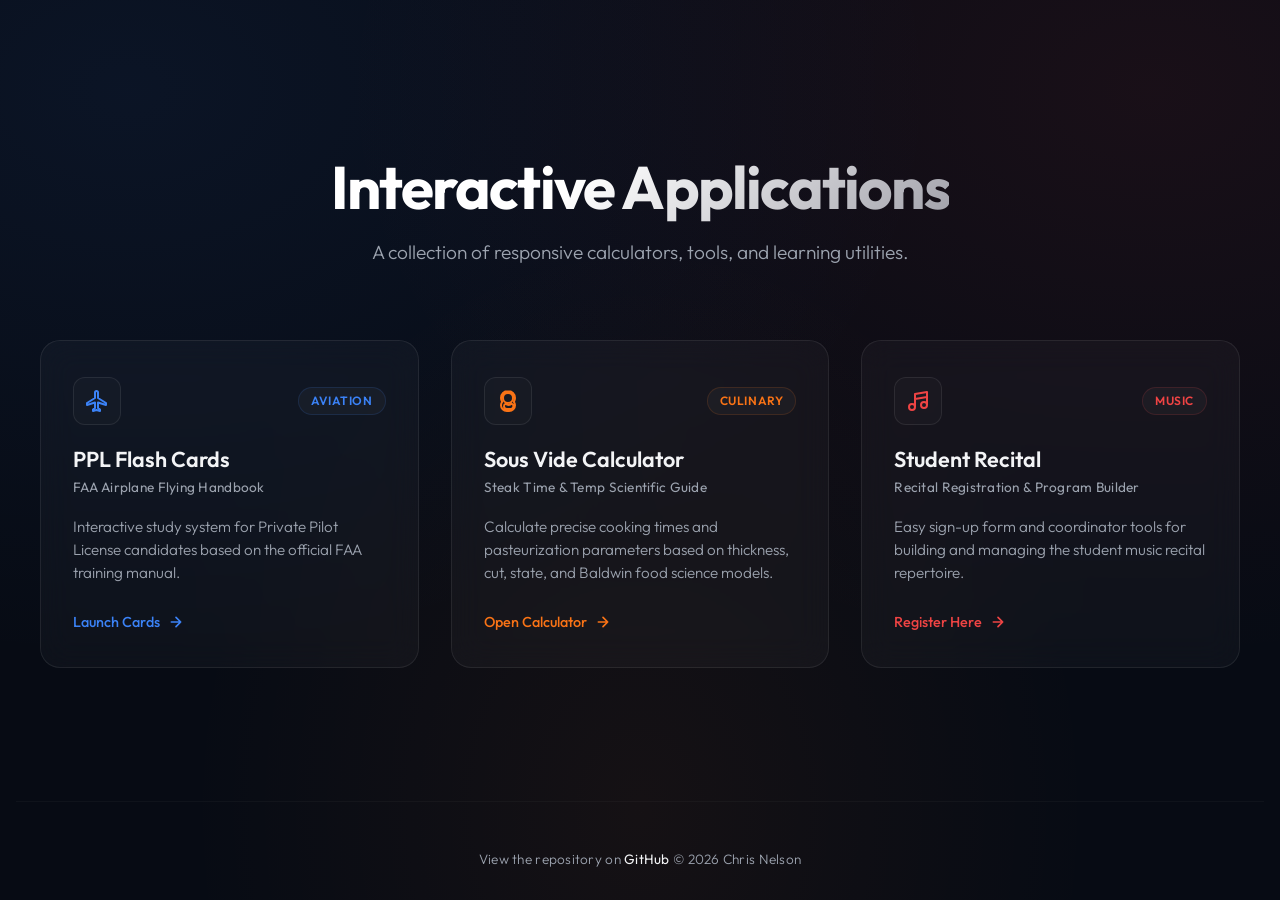
<file: index.html>
<!DOCTYPE html>
<html lang="en">
<head>
  <meta charset="UTF-8">
  <meta name="viewport" content="width=device-width, initial-scale=1.0">
  <meta name="description" content="Dashboard portal for Chris Nelson's web applications and interactive tools, including flight flashcards, culinary calculators, and recital registration.">
  <title>Chris Nelson — Project Dashboard</title>
  
  <!-- Modern Typography -->
  <link rel="preconnect" href="https://fonts.googleapis.com">
  <link rel="preconnect" href="https://fonts.gstatic.com" crossorigin>
  <link href="https://fonts.googleapis.com/css2?family=Outfit:wght@300;400;500;600;700&display=swap" rel="stylesheet">

  <style>
    /* ============================================================
       DESIGN SYSTEM & CSS VARIABLES
       ============================================================ */
    :root {
      --bg: #070b14;
      --panel: rgba(255, 255, 255, 0.03);
      --panel-hover: rgba(255, 255, 255, 0.06);
      --border: rgba(255, 255, 255, 0.08);
      --border-hover: rgba(255, 255, 255, 0.18);
      
      --text: #f3f4f6;
      --text-muted: #9ca3af;
      
      /* App-specific Accent Colors */
      --color-aviation: #3b82f6;
      --color-aviation-glow: rgba(59, 130, 246, 0.15);
      
      --color-culinary: #f97316;
      --color-culinary-glow: rgba(249, 115, 22, 0.15);
      
      --color-music: #ef4444;
      --color-music-glow: rgba(239, 68, 68, 0.15);
      
      --transition-base: all 0.3s cubic-bezier(0.4, 0, 0.2, 1);
    }

    /* ============================================================
       GLOBAL STYLES & RESET
       ============================================================ */
    * {
      box-sizing: border-box;
      margin: 0;
      padding: 0;
    }

    body {
      font-family: 'Outfit', -apple-system, BlinkMacSystemFont, "Segoe UI", Roboto, Helvetica, Arial, sans-serif;
      color: var(--text);
      background-color: var(--bg);
      background-image: 
        radial-gradient(at 10% 10%, rgba(59, 130, 246, 0.08) 0px, transparent 50%),
        radial-gradient(at 90% 10%, rgba(239, 68, 68, 0.08) 0px, transparent 50%),
        radial-gradient(at 50% 90%, rgba(249, 115, 22, 0.06) 0px, transparent 50%);
      background-attachment: fixed;
      min-height: 100vh;
      display: flex;
      flex-direction: column;
      justify-content: space-between;
      align-items: center;
      padding: 2rem 1rem;
      overflow-x: hidden;
    }

    /* ============================================================
       LAYOUT & CONTAINERS
       ============================================================ */
    main {
      width: 100%;
      max-width: 1200px;
      margin: auto 0;
      display: flex;
      flex-direction: column;
      align-items: center;
      gap: 3.5rem;
      z-index: 10;
    }

    /* ============================================================
       HERO / HEADER SECTION
       ============================================================ */
    .hero-section {
      text-align: center;
      max-width: 700px;
      animation: fadeInUp 0.8s cubic-bezier(0.16, 1, 0.3, 1) forwards;
    }

    .hero-title {
      font-size: clamp(2.5rem, 5vw, 3.75rem);
      font-weight: 700;
      letter-spacing: -0.03em;
      margin-bottom: 0.75rem;
      background: linear-gradient(135deg, #ffffff 40%, #a1a1aa 100%);
      -webkit-background-clip: text;
      -webkit-text-fill-color: transparent;
    }

    .hero-subtitle {
      font-size: clamp(1rem, 2vw, 1.2rem);
      color: var(--text-muted);
      font-weight: 300;
      line-height: 1.6;
    }

    /* ============================================================
       PROJECT CARDS GRID
       ============================================================ */
    .dashboard-grid {
      display: grid;
      grid-template-columns: repeat(auto-fit, minmax(320px, 1fr));
      gap: 2rem;
      width: 100%;
      padding: 1rem 0;
      animation: fadeInUp 1s cubic-bezier(0.16, 1, 0.3, 1) 0.15s forwards;
      opacity: 0;
    }

    /* Card Item */
    .project-card {
      position: relative;
      text-decoration: none;
      color: inherit;
      background: var(--panel);
      border: 1px solid var(--border);
      border-radius: 20px;
      padding: 2.25rem 2rem;
      display: flex;
      flex-direction: column;
      justify-content: space-between;
      gap: 1.75rem;
      backdrop-filter: blur(16px);
      -webkit-backdrop-filter: blur(16px);
      transition: var(--transition-base);
      cursor: pointer;
      overflow: hidden;
    }

    /* Card Glow Effect */
    .project-card::before {
      content: '';
      position: absolute;
      top: 0;
      left: 0;
      width: 100%;
      height: 100%;
      background: radial-gradient(800px circle at var(--mouse-x, 0px) var(--mouse-y, 0px), rgba(255, 255, 255, 0.04), transparent 40%);
      z-index: 1;
      opacity: 0;
      transition: opacity 0.5s ease;
      pointer-events: none;
    }

    .project-card:hover::before {
      opacity: 1;
    }

    .project-card:hover {
      transform: translateY(-6px);
      border-color: var(--border-hover);
    }

    /* Accent Glows & Shadow Overrides */
    .project-card.aviation-card:hover {
      box-shadow: 0 20px 40px -15px var(--color-aviation-glow);
      border-color: rgba(59, 130, 246, 0.3);
    }
    .project-card.culinary-card:hover {
      box-shadow: 0 20px 40px -15px var(--color-culinary-glow);
      border-color: rgba(249, 115, 22, 0.3);
    }
    .project-card.music-card:hover {
      box-shadow: 0 20px 40px -15px var(--color-music-glow);
      border-color: rgba(239, 68, 68, 0.3);
    }

    /* Top Content Block */
    .card-top {
      display: flex;
      flex-direction: column;
      gap: 1.25rem;
      position: relative;
      z-index: 2;
    }

    /* Header with Icon and Badge */
    .card-header {
      display: flex;
      justify-content: space-between;
      align-items: center;
    }

    .icon-container {
      width: 48px;
      height: 48px;
      border-radius: 12px;
      display: flex;
      align-items: center;
      justify-content: center;
      background: rgba(255, 255, 255, 0.02);
      border: 1px solid var(--border);
      transition: var(--transition-base);
    }

    .project-card:hover .icon-container {
      background: rgba(255, 255, 255, 0.05);
      transform: scale(1.05);
    }

    /* Icon SVGs */
    .icon-svg {
      width: 24px;
      height: 24px;
      fill: none;
      stroke-width: 2;
      stroke-linecap: round;
      stroke-linejoin: round;
      transition: var(--transition-base);
    }

    .aviation-card .icon-svg { stroke: var(--color-aviation); }
    .culinary-card .icon-svg { stroke: var(--color-culinary); }
    .music-card .icon-svg { stroke: var(--color-music); }

    /* Badge */
    .badge {
      font-size: 0.75rem;
      font-weight: 600;
      letter-spacing: 0.05em;
      text-transform: uppercase;
      padding: 0.35rem 0.75rem;
      border-radius: 100px;
      background: rgba(255, 255, 255, 0.03);
      border: 1px solid var(--border);
    }

    .aviation-card .badge { color: var(--color-aviation); border-color: rgba(59, 130, 246, 0.15); }
    .culinary-card .badge { color: var(--color-culinary); border-color: rgba(249, 115, 22, 0.15); }
    .music-card .badge { color: var(--color-music); border-color: rgba(239, 68, 68, 0.15); }

    /* Card Typography */
    .card-meta {
      display: flex;
      flex-direction: column;
      gap: 0.35rem;
    }

    .card-title {
      font-size: 1.35rem;
      font-weight: 600;
      color: var(--text);
    }

    .card-subtitle {
      font-size: 0.85rem;
      color: var(--text-muted);
      font-weight: 400;
      letter-spacing: 0.02em;
    }

    .card-description {
      font-size: 0.95rem;
      color: var(--text-muted);
      line-height: 1.5;
      font-weight: 300;
    }

    /* Bottom Action Block */
    .card-footer {
      display: flex;
      align-items: center;
      gap: 0.5rem;
      font-weight: 500;
      font-size: 0.9rem;
      position: relative;
      z-index: 2;
      transition: var(--transition-base);
    }

    .aviation-card .card-footer { color: var(--color-aviation); }
    .culinary-card .card-footer { color: var(--color-culinary); }
    .music-card .card-footer { color: var(--color-music); }

    .arrow-icon {
      width: 16px;
      height: 16px;
      fill: none;
      stroke: currentColor;
      stroke-width: 2.5;
      stroke-linecap: round;
      stroke-linejoin: round;
      transition: transform 0.3s cubic-bezier(0.4, 0, 0.2, 1);
    }

    .project-card:hover .arrow-icon {
      transform: translateX(4px);
    }

    /* ============================================================
       FOOTER SECTION
       ============================================================ */
    footer {
      width: 100%;
      text-align: center;
      padding-top: 3rem;
      border-top: 1px solid rgba(255, 255, 255, 0.03);
      color: var(--text-muted);
      font-size: 0.85rem;
      font-weight: 300;
      letter-spacing: 0.02em;
      z-index: 10;
      animation: fadeInUp 1.2s cubic-bezier(0.16, 1, 0.3, 1) 0.3s forwards;
      opacity: 0;
    }

    footer a {
      color: var(--text);
      text-decoration: none;
      font-weight: 400;
      transition: var(--transition-base);
    }

    footer a:hover {
      color: #ffffff;
      text-shadow: 0 0 10px rgba(255, 255, 255, 0.2);
    }

    /* ============================================================
       KEYFRAME ANIMATIONS
       ============================================================ */
    @keyframes fadeInUp {
      from {
        opacity: 0;
        transform: translateY(20px);
      }
      to {
        opacity: 1;
        transform: translateY(0);
      }
    }

    /* Mobile fine-tuning */
    @media (max-width: 640px) {
      body {
        padding: 1.5rem 1rem;
      }
      main {
        gap: 2.5rem;
      }
      .project-card {
        padding: 1.75rem 1.5rem;
      }
    }
  </style>
</head>
<body>

  <!-- Main Content Dashboard -->
  <main>
    
    <!-- Hero / Intro -->
    <section class="hero-section">
      <h1 class="hero-title">Interactive Applications</h1>
      <p class="hero-subtitle">A collection of responsive calculators, tools, and learning utilities.</p>
    </section>

    <!-- App Links Grid -->
    <div class="dashboard-grid">
      
      <!-- PPL Flash Cards Card -->
      <a href="ppl-flashcards.html" class="project-card aviation-card" id="card-aviation">
        <div class="card-top">
          <div class="card-header">
            <div class="icon-container">
              <!-- Airplane Icon -->
              <svg class="icon-svg" viewBox="0 0 24 24">
                <path d="M21 16V14L13 9V3.5A1.5 1.5 0 0 0 11.5 2A1.5 1.5 0 0 0 10 3.5V9L2 14V16L10 13.5V19L8 20.5V22L11.5 21L15 22V20.5L13 19V13.5L21 16Z"/>
              </svg>
            </div>
            <span class="badge">Aviation</span>
          </div>
          <div class="card-meta">
            <h2 class="card-title">PPL Flash Cards</h2>
            <span class="card-subtitle">FAA Airplane Flying Handbook</span>
          </div>
          <p class="card-description">Interactive study system for Private Pilot License candidates based on the official FAA training manual.</p>
        </div>
        <div class="card-footer">
          Launch Cards
          <svg class="arrow-icon" viewBox="0 0 24 24">
            <path d="M5 12H19M19 12L12 5M19 12L12 19" />
          </svg>
        </div>
      </a>

      <!-- Sous Vide Calculator Card -->
      <a href="sousvide/index.html" class="project-card culinary-card" id="card-culinary">
        <div class="card-top">
          <div class="card-header">
            <div class="icon-container">
              <!-- Chef Hat / Flame / Food Icon -->
              <svg class="icon-svg" viewBox="0 0 24 24">
                <path d="M12 2C8.13 2 5 5.13 5 9C5 10.42 5.43 11.75 6.16 12.87C5.46 13.8 5 14.94 5 16.2C5 19.4 7.6 22 10.8 22H13.2C16.4 22 19 19.4 19 16.2C19 14.94 18.54 13.8 17.84 12.87C18.57 11.75 19 10.42 19 9C19 5.13 15.87 2 12 2ZM12 4C14.76 4 17 6.24 17 9C17 11.76 14.76 14 12 14C9.24 14 7 11.76 7 9C7 6.24 9.24 4 12 4ZM10.8 20C9.25 20 8 18.75 8 17.2C8 16.03 8.73 15.03 9.77 14.65C10.46 15.5 11.53 16 12.7 16C13.87 16 14.94 15.5 15.63 14.65C16.67 15.03 17.4 16.03 17.4 17.2C17.4 18.75 16.15 20 14.6 20H10.8Z"/>
              </svg>
            </div>
            <span class="badge">Culinary</span>
          </div>
          <div class="card-meta">
            <h2 class="card-title">Sous Vide Calculator</h2>
            <span class="card-subtitle">Steak Time & Temp Scientific Guide</span>
          </div>
          <p class="card-description">Calculate precise cooking times and pasteurization parameters based on thickness, cut, state, and Baldwin food science models.</p>
        </div>
        <div class="card-footer">
          Open Calculator
          <svg class="arrow-icon" viewBox="0 0 24 24">
            <path d="M5 12H19M19 12L12 5M19 12L12 19" />
          </svg>
        </div>
      </a>

      <!-- Student Recital Signup Card -->
      <a href="StudentRecital/index.html" class="project-card music-card" id="card-music">
        <div class="card-top">
          <div class="card-header">
            <div class="icon-container">
              <!-- Musical Note Icon -->
              <svg class="icon-svg" viewBox="0 0 24 24">
                <path d="M9 18V5L21 3V16M9 18C9 19.6569 7.65685 21 6 21C4.34315 21 3 19.6569 3 18C3 16.3431 4.34315 15 6 15C7.65685 15 9 16.3431 9 18ZM21 16C21 17.6569 19.6569 19 18 19C16.3431 19 15 17.6569 15 16C15 14.3431 16.3431 13 18 13C19.6569 13 21 14.3431 21 16ZM9 10L21 8"/>
              </svg>
            </div>
            <span class="badge">Music</span>
          </div>
          <div class="card-meta">
            <h2 class="card-title">Student Recital</h2>
            <span class="card-subtitle">Recital Registration & Program Builder</span>
          </div>
          <p class="card-description">Easy sign-up form and coordinator tools for building and managing the student music recital repertoire.</p>
        </div>
        <div class="card-footer">
          Register Here
          <svg class="arrow-icon" viewBox="0 0 24 24">
            <path d="M5 12H19M19 12L12 5M19 12L12 19" />
          </svg>
        </div>
      </a>

    </div>

  </main>

  <!-- Footer Info -->
  <footer>
    <p>View the repository on <a href="https://github.com/nelsocs/nelsocs.github.io" target="_blank" rel="noopener noreferrer">GitHub</a> &copy; 2026 Chris Nelson</p>
  </footer>

  <!-- Interactive spotlight effect script -->
  <script>
    document.addEventListener('DOMContentLoaded', () => {
      const cards = document.querySelectorAll('.project-card');
      
      cards.forEach(card => {
        card.addEventListener('mousemove', (e) => {
          const rect = card.getBoundingClientRect();
          const x = e.clientX - rect.left;
          const y = e.clientY - rect.top;
          
          card.style.setProperty('--mouse-x', `${x}px`);
          card.style.setProperty('--mouse-y', `${y}px`);
        });
      });
    });
  </script>
</body>
</html>
</file>
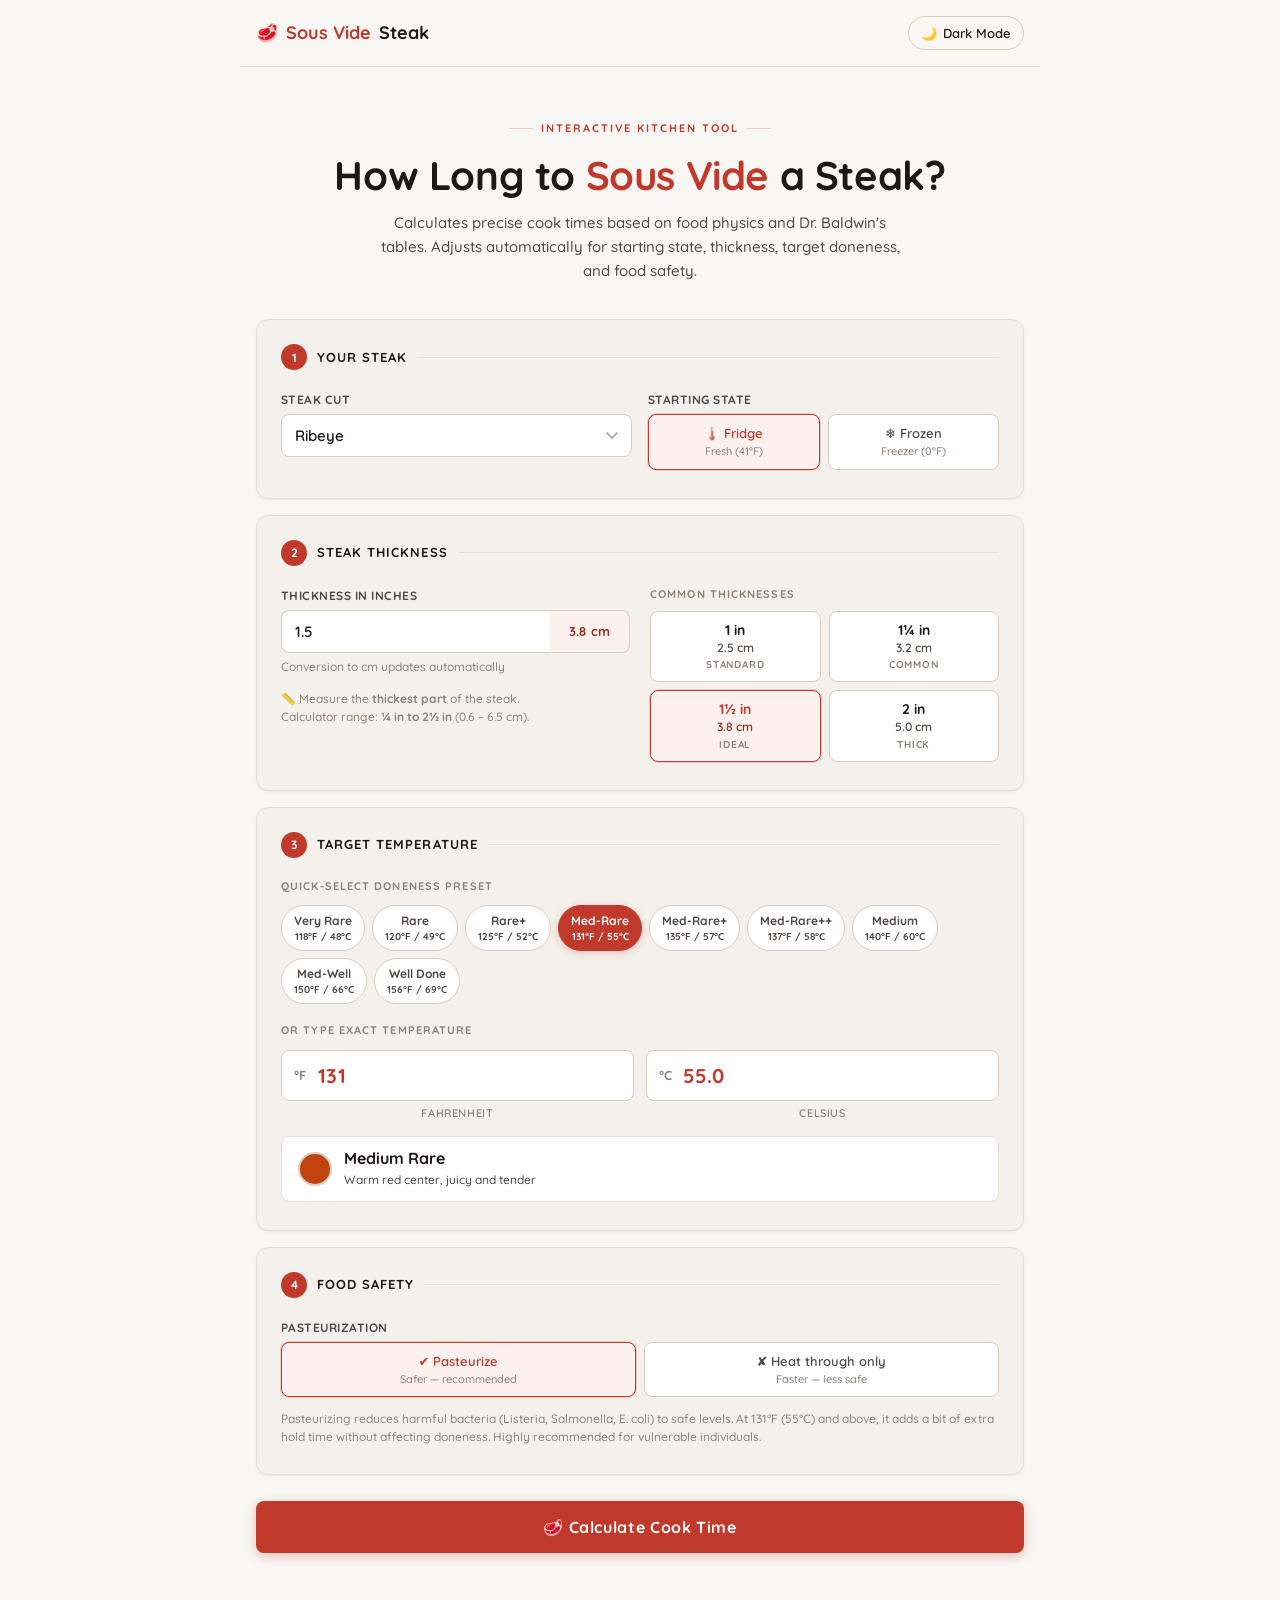
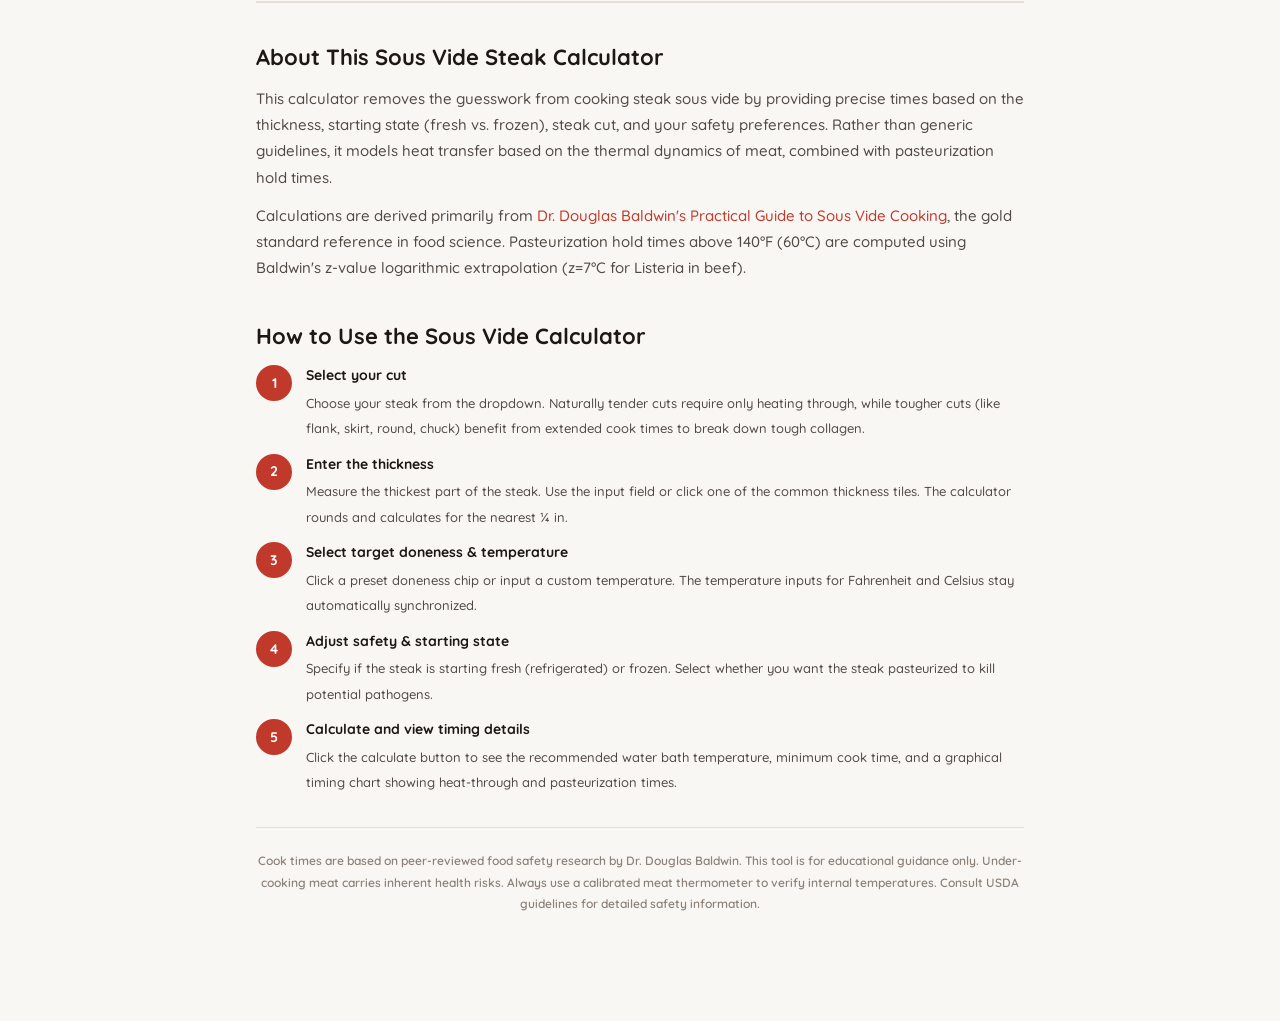
<file: sousvide/index.html>
<!DOCTYPE html>
<html lang="en">
<head>
  <meta charset="UTF-8">
  <meta name="viewport" content="width=device-width, initial-scale=1.0">
  <meta name="description" content="Calculate the exact time and temperature to sous vide a steak. Standalone client-side calculator based on food science (Baldwin tables) with fresh/frozen, cut, thickness, and pasteurization inputs.">
  <title>How Long to Sous Vide a Steak? (Time & Temp Calculator)</title>
  <link rel="preconnect" href="https://fonts.googleapis.com">
  <link rel="preconnect" href="https://fonts.gstatic.com" crossorigin>
  <link href="https://fonts.googleapis.com/css2?family=Quicksand:wght@300;400;500;600;700&display=swap" rel="stylesheet">
  
  <style>
    /* ============================================================
       DESIGN SYSTEM & CSS VARIABLES
       ============================================================ */
    :root {
      /* Light theme variables */
      --bg-color: #f9f7f4;
      --container-bg: #ffffff;
      --text: #1d1815;
      --text-sec: #514a44;
      --text-muted: #8c8278;
      
      --card: #f4f1ec;
      --border: #e6dfd5;
      --border-md: #d6cebf;
      
      --red: #c0392b;
      --red-dk: #962d22;
      --red-lt: #fdf1ef;
      --red-mid: #f0ccc7;
      
      --orange: #d4691e;
      --orange-lt: #fdf4ec;
      --green: #27ae60;
      --green-lt: #ebf7ee;
      --green-dk: #1e8449;
      
      --yellow-lt: #fffbeb;
      --yellow-bdr: #f3d993;
      --yellow-text: #856404;
      
      --shadow-sm: 0 2px 4px rgba(0, 0, 0, 0.02), 0 1px 2px rgba(0, 0, 0, 0.04);
      --shadow-md: 0 4px 12px rgba(0, 0, 0, 0.04), 0 2px 6px rgba(0, 0, 0, 0.04);
      --shadow-lg: 0 12px 24px rgba(0, 0, 0, 0.08), 0 4px 12px rgba(0, 0, 0, 0.08);
      
      --r: 8px;
      --r-lg: 12px;
      --font: 'Quicksand', system-ui, -apple-system, sans-serif;
      --transition: all 0.25s cubic-bezier(0.4, 0, 0.2, 1);
    }

    [data-theme="dark"] {
      /* Dark theme variables */
      --bg-color: #12100f;
      --container-bg: #1c1816;
      --text: #f5f2ee;
      --text-sec: #b8b0a5;
      --text-muted: #8a8177;
      
      --card: #282421;
      --border: #3d3733;
      --border-md: #524b45;
      
      --red: #e74c3c;
      --red-dk: #c0392b;
      --red-lt: #2d1614;
      --red-mid: #5a2722;
      
      --orange: #e67e22;
      --orange-lt: #2d1e13;
      --green: #2ecc71;
      --green-lt: #142d1e;
      --green-dk: #27ae60;
      
      --yellow-lt: #2d2613;
      --yellow-bdr: #52431c;
      --yellow-text: #f1c40f;
      
      --shadow-sm: 0 2px 4px rgba(0, 0, 0, 0.2);
      --shadow-md: 0 4px 12px rgba(0, 0, 0, 0.3);
      --shadow-lg: 0 12px 24px rgba(0, 0, 0, 0.4);
    }

    /* Reset scoped */
    * {
      box-sizing: border-box;
      margin: 0;
      padding: 0;
    }

    body {
      background-color: var(--bg-color);
      color: var(--text);
      font-family: var(--font);
      font-size: 16px;
      line-height: 1.6;
      transition: background-color var(--transition), color var(--transition);
      padding: 0 0 50px 0;
    }

    /* Header Navbar */
    .sv-navbar {
      display: flex;
      justify-content: space-between;
      align-items: center;
      max-width: 800px;
      margin: 0 auto;
      padding: 16px;
      border-bottom: 1px solid var(--border);
    }

    .sv-logo {
      font-weight: 700;
      font-size: 18px;
      color: var(--text);
      display: flex;
      align-items: center;
      gap: 8px;
      text-decoration: none;
    }

    .sv-logo span {
      color: var(--red);
    }

    /* Theme Toggle */
    .theme-toggle-btn {
      background: transparent;
      border: 1px solid var(--border-md);
      color: var(--text);
      padding: 8px 12px;
      border-radius: 20px;
      cursor: pointer;
      font-family: var(--font);
      font-size: 13px;
      font-weight: 600;
      display: flex;
      align-items: center;
      gap: 6px;
      transition: var(--transition);
    }

    .theme-toggle-btn:hover {
      border-color: var(--red);
      background: var(--red-lt);
      color: var(--red-dk);
    }

    /* Main Container */
    .sv {
      max-width: 800px;
      margin: 0 auto;
      padding: 0 16px 56px;
    }

    /* Hero Section */
    .sv-hero {
      padding: 44px 0 36px;
      text-align: center;
    }

    .sv-eyebrow {
      display: inline-flex;
      align-items: center;
      gap: 8px;
      font-size: 11px;
      font-weight: 700;
      letter-spacing: .18em;
      text-transform: uppercase;
      color: var(--red);
      margin-bottom: 14px;
    }

    .sv-eyebrow::before,
    .sv-eyebrow::after {
      content: '';
      display: block;
      width: 24px;
      height: 1px;
      background: var(--red-mid);
    }

    .sv-hero h1 {
      font-size: clamp(24px, 4.5vw, 40px);
      font-weight: 700;
      color: var(--text);
      line-height: 1.2;
      margin-bottom: 12px;
      letter-spacing: -.01em;
    }

    .sv-hero h1 span {
      color: var(--red);
    }

    .sv-hero p {
      font-size: 15px;
      color: var(--text-sec);
      max-width: 520px;
      margin: 0 auto;
      font-weight: 500;
    }

    /* Cards */
    .sv-card {
      background: var(--card);
      border: 1px solid var(--border);
      border-radius: var(--r-lg);
      padding: 24px 24px 28px;
      box-shadow: var(--shadow-sm);
      margin-bottom: 16px;
      transition: background-color var(--transition), border-color var(--transition);
    }

    @media (max-width: 520px) {
      .sv-card {
        padding: 18px 16px 22px;
      }
    }

    /* Section Headers */
    .sv-sec {
      display: flex;
      align-items: center;
      gap: 10px;
      margin-bottom: 20px;
    }

    .sv-sec-num {
      width: 26px;
      height: 26px;
      border-radius: 50%;
      background: var(--red);
      color: #fff;
      font-size: 12px;
      font-weight: 700;
      display: flex;
      align-items: center;
      justify-content: center;
      flex-shrink: 0;
    }

    .sv-sec-title {
      font-size: 13px;
      font-weight: 700;
      letter-spacing: .08em;
      text-transform: uppercase;
      color: var(--text);
    }

    .sv-sec::after {
      content: '';
      flex: 1;
      height: 1px;
      background: var(--border);
    }

    /* Grid Layouts */
    .sv-grid {
      display: grid;
      grid-template-columns: 1fr 1fr;
      gap: 16px;
    }

    @media (max-width: 520px) {
      .sv-grid {
        grid-template-columns: 1fr;
      }
    }

    .sv-full {
      grid-column: 1 / -1;
    }

    /* Fields & Inputs */
    .sv-field {
      display: flex;
      flex-direction: column;
      gap: 5px;
    }

    .sv-label {
      font-size: 12px;
      font-weight: 700;
      color: var(--text-sec);
      letter-spacing: .04em;
      text-transform: uppercase;
    }

    .sv-hint {
      font-size: 12px;
      color: var(--text-muted);
      font-weight: 500;
      line-height: 1.5;
    }

    .sv-select {
      background: var(--container-bg);
      border: 1.5px solid var(--border-md);
      border-radius: var(--r);
      color: var(--text);
      font-family: var(--font);
      font-size: 15px;
      font-weight: 600;
      padding: 11px 38px 11px 13px;
      width: 100%;
      appearance: none;
      -webkit-appearance: none;
      outline: none;
      cursor: pointer;
      background-image: url("data:image/svg+xml,%3Csvg xmlns='http://www.w3.org/2000/svg' width='12' height='7'%3E%3Cpath d='M1 1l5 5 5-5' stroke='%23999' stroke-width='1.5' fill='none' stroke-linecap='round'/%3E%3C/svg%3E");
      background-repeat: no-repeat;
      background-position: right 13px center;
      transition: border-color var(--transition), box-shadow var(--transition), background-color var(--transition);
    }

    .sv-select option {
      background: var(--container-bg);
      color: var(--text);
    }

    .sv-select:focus {
      border-color: var(--red);
      box-shadow: 0 0 0 3px rgba(192, 57, 43, 0.15);
    }

    .sv-input {
      background: var(--container-bg);
      border: 1.5px solid var(--border-md);
      border-radius: var(--r);
      color: var(--text);
      font-family: var(--font);
      font-size: 15px;
      font-weight: 600;
      padding: 11px 13px;
      width: 100%;
      appearance: none;
      -webkit-appearance: none;
      outline: none;
      transition: border-color var(--transition), box-shadow var(--transition), background-color var(--transition);
    }

    .sv-input::placeholder {
      color: var(--text-muted);
      font-weight: 500;
    }

    .sv-input:focus {
      border-color: var(--red);
      box-shadow: 0 0 0 3px rgba(192, 57, 43, 0.15);
    }

    /* Dual format wrapper (Inches / CM) */
    .sv-dual-wrap {
      position: relative;
      display: flex;
      align-items: stretch;
      gap: 0;
    }

    .sv-dual-wrap .sv-input {
      border-radius: var(--r) 0 0 var(--r);
      border-right: none;
      flex: 1;
      min-width: 0;
    }

    .sv-dual-wrap .sv-input:focus {
      border-right: none;
      box-shadow: -3px 0 0 0 rgba(192, 57, 43, 0.12), 0 3px 0 0 rgba(192, 57, 43, 0.12), 0 -3px 0 0 rgba(192, 57, 43, 0.12);
    }

    .sv-conv-badge {
      display: flex;
      align-items: center;
      justify-content: center;
      padding: 0 12px;
      background: var(--red-lt);
      border: 1.5px solid var(--border-md);
      border-left: none;
      border-radius: 0 var(--r) var(--r) 0;
      font-size: 13px;
      font-weight: 700;
      color: var(--red-dk);
      white-space: nowrap;
      min-width: 80px;
      letter-spacing: .01em;
      transition: background var(--transition), border-color var(--transition);
      user-select: none;
    }

    .sv-dual-wrap:focus-within .sv-conv-badge {
      border-color: var(--red);
      background: var(--red-mid);
    }

    /* Thickness layout */
    .sv-thick-layout {
      display: grid;
      grid-template-columns: 1fr 1fr;
      gap: 20px;
      align-items: start;
    }

    @media (max-width: 520px) {
      .sv-thick-layout {
        grid-template-columns: 1fr;
      }
    }

    .sv-thick-ref-head {
      font-size: 11px;
      font-weight: 700;
      letter-spacing: .1em;
      text-transform: uppercase;
      color: var(--text-muted);
      margin-bottom: 8px;
    }

    .sv-thick-tiles {
      display: grid;
      grid-template-columns: 1fr 1fr;
      gap: 8px;
    }

    .sv-thick-tile {
      display: flex;
      flex-direction: column;
      align-items: center;
      justify-content: center;
      padding: 10px 8px;
      background: var(--container-bg);
      border: 1.5px solid var(--border-md);
      border-radius: var(--r);
      cursor: pointer;
      font-family: var(--font);
      font-size: 14px;
      font-weight: 700;
      color: var(--text);
      line-height: 1.2;
      transition: all .18s;
      gap: 2px;
    }

    .sv-thick-tile span {
      font-size: 12px;
      font-weight: 600;
      color: var(--text-sec);
    }

    .sv-thick-tile small {
      font-size: 10px;
      font-weight: 700;
      letter-spacing: .08em;
      text-transform: uppercase;
      color: var(--text-muted);
      margin-top: 2px;
    }

    .sv-thick-tile:hover {
      border-color: var(--red-mid);
      background: var(--red-lt);
      color: var(--red-dk);
    }

    .sv-thick-tile.active {
      border-color: var(--red);
      background: var(--red-lt);
      color: var(--red);
      box-shadow: 0 0 0 1px var(--red-mid);
    }

    .sv-thick-tile.active span {
      color: var(--red-dk);
    }

    /* Toggle Switches (Starting state / Food Safety) */
    .sv-toggle {
      display: flex;
      gap: 8px;
      flex-wrap: wrap;
    }

    .sv-toggle input[type=radio] {
      display: none;
    }

    .sv-toggle label {
      flex: 1;
      min-width: 80px;
      text-align: center;
      padding: 10px;
      border: 1.5px solid var(--border-md);
      border-radius: var(--r);
      cursor: pointer;
      font-family: var(--font);
      font-size: 13px;
      font-weight: 600;
      color: var(--text-sec);
      background: var(--container-bg);
      transition: all .18s;
      user-select: none;
      line-height: 1.3;
    }

    .sv-toggle label .sub {
      display: block;
      font-size: 11px;
      font-weight: 500;
      color: var(--text-muted);
      margin-top: 2px;
    }

    .sv-toggle input[type=radio]:checked + label {
      border-color: var(--red);
      background: var(--red-lt);
      color: var(--red);
      box-shadow: 0 0 0 1px var(--red-mid);
    }

    .sv-toggle label:hover {
      background: var(--red-lt);
      color: var(--text);
    }

    /* Temperature presets */
    .sv-chips-head {
      font-size: 11px;
      font-weight: 700;
      letter-spacing: .1em;
      text-transform: uppercase;
      color: var(--text-muted);
      margin-bottom: 10px;
    }

    .sv-chips {
      display: flex;
      flex-wrap: wrap;
      gap: 7px;
      margin-bottom: 18px;
    }

    .sv-chip {
      padding: 7px 12px;
      background: var(--container-bg);
      border: 1.5px solid var(--border-md);
      border-radius: 100px;
      cursor: pointer;
      font-family: var(--font);
      font-size: 12px;
      font-weight: 700;
      color: var(--text-sec);
      white-space: nowrap;
      transition: all .18s;
    }

    .sv-chip:hover {
      border-color: var(--red-mid);
      color: var(--red);
      background: var(--red-lt);
    }

    .sv-chip.active {
      border-color: var(--red);
      background: var(--red);
      color: #fff;
      box-shadow: 0 2px 8px rgba(192, 57, 43, 0.25);
    }

    .sv-temp-custom-head {
      font-size: 11px;
      font-weight: 700;
      letter-spacing: .1em;
      text-transform: uppercase;
      color: var(--text-muted);
      margin-bottom: 10px;
    }

    .sv-temp-row {
      display: grid;
      grid-template-columns: 1fr 1fr;
      gap: 12px;
    }

    @media (max-width: 440px) {
      .sv-temp-row {
        grid-template-columns: 1fr;
      }
    }

    .sv-temp-field {
      display: flex;
      flex-direction: column;
      gap: 4px;
    }

    .sv-temp-wrap {
      position: relative !important;
    }

    .sv-temp-unit {
      position: absolute;
      left: 13px;
      top: 50%;
      transform: translateY(-50%);
      font-size: 13px;
      font-weight: 700;
      color: var(--text-muted);
      pointer-events: none;
      user-select: none;
    }

    .sv .sv-temp-input.sv-input {
      font-size: 20px !important;
      font-weight: 700;
      padding: 12px 12px 12px 36px !important;
      color: var(--red);
      letter-spacing: .02em;
    }

    .sv .sv-temp-input.sv-input::placeholder {
      font-size: 16px;
      color: var(--text-muted);
      font-weight: 500;
    }

    .sv-temp-sub {
      font-size: 11px;
      color: var(--text-muted);
      font-weight: 600;
      letter-spacing: .06em;
      text-transform: uppercase;
      text-align: center;
    }

    /* Live doneness pill */
    .sv-live {
      display: none;
      align-items: center;
      gap: 12px;
      padding: 12px 16px;
      background: var(--container-bg);
      border: 1.5px solid var(--border);
      border-radius: var(--r);
      margin-top: 14px;
      transition: border-color var(--transition);
    }

    .sv-live.on {
      display: flex;
    }

    .sv-live-dot {
      width: 34px;
      height: 34px;
      border-radius: 50%;
      flex-shrink: 0;
      border: 2px solid var(--border-md);
      transition: background var(--transition);
    }

    .sv-live-name {
      font-size: 16px;
      font-weight: 700;
      line-height: 1.2;
    }

    .sv-live-desc {
      font-size: 12px;
      color: var(--text-sec);
      font-weight: 500;
      margin-top: 1px;
    }

    /* Warnings, Notes, Snapping Info */
    .sv-warn {
      display: none;
      gap: 12px;
      align-items: flex-start;
      padding: 12px 14px;
      border-radius: var(--r);
      margin-top: 12px;
      font-size: 13px;
      font-weight: 600;
      line-height: 1.55;
    }

    .sv-warn.on {
      display: flex;
    }

    .sv-warn.danger {
      background: var(--red-lt);
      border: 1.5px solid var(--red-mid);
      color: var(--red);
    }

    .sv-warn-ico {
      font-size: 17px;
      flex-shrink: 0;
      margin-top: 1px;
    }

    .sv-warn a {
      color: inherit;
      text-decoration: underline;
      text-underline-offset: 2px;
    }

    .sv-note {
      background: var(--yellow-lt);
      border: 1.5px solid var(--yellow-bdr);
      border-radius: var(--r);
      padding: 12px 14px;
      font-size: 13px;
      font-weight: 600;
      color: var(--yellow-text);
      margin-bottom: 16px;
      display: flex;
      align-items: flex-start;
      gap: 10px;
      line-height: 1.55;
    }

    .sv-note-ico {
      font-size: 16px;
      flex-shrink: 0;
      margin-top: 1px;
    }

    .sv-snap-notice {
      display: none;
      align-items: flex-start;
      gap: 7px;
      margin-top: 8px;
      padding: 9px 12px;
      background: var(--yellow-lt);
      border: 1.5px solid var(--yellow-bdr);
      border-radius: var(--r);
      font-size: 12px;
      font-weight: 600;
      color: var(--yellow-text);
      line-height: 1.5;
      animation: sv-fadein .2s ease;
    }

    .sv-snap-notice.on {
      display: flex;
    }

    .sv-snap-ico {
      flex-shrink: 0;
      font-style: normal;
      font-size: 13px;
      margin-top: 1px;
    }

    .sv-err {
      display: none;
      padding: 10px 14px;
      background: var(--red-lt);
      border: 1.5px solid var(--red-mid);
      border-radius: var(--r);
      font-size: 13px;
      font-weight: 600;
      color: var(--red-dk);
      margin-top: 12px;
    }

    .sv-err.on {
      display: block;
    }

    /* Calculate Button */
    .sv-btn {
      width: 100%;
      margin-top: 10px;
      padding: 16px 24px;
      background: var(--red);
      color: #fff;
      font-family: var(--font);
      font-size: 16px;
      font-weight: 700;
      letter-spacing: .04em;
      border: none;
      border-radius: var(--r);
      cursor: pointer;
      transition: background .2s, box-shadow .2s, transform .12s;
      box-shadow: 0 3px 12px rgba(192, 57, 43, 0.3);
    }

    .sv-btn:hover {
      background: var(--red-dk);
      box-shadow: 0 5px 18px rgba(192, 57, 43, 0.4);
    }

    .sv-btn:active {
      transform: scale(.99);
    }

    /* Results layout */
    #sv-results {
      display: none;
      animation: sv-fadein .35s ease;
    }

    #sv-results.on {
      display: block;
    }

    @keyframes sv-fadein {
      from {
        opacity: 0;
        transform: translateY(10px);
      }
      to {
        opacity: 1;
        transform: translateY(0);
      }
    }

    /* Result Hero Box */
    .sv-res-hero {
      background: #1c1816;
      border-radius: var(--r-lg);
      padding: 28px 28px 24px;
      color: #fff;
      margin-bottom: 16px;
      position: relative;
      overflow: hidden;
      box-shadow: var(--shadow-lg);
    }

    .sv-res-hero::before {
      content: '';
      position: absolute;
      top: -40px;
      right: -40px;
      width: 180px;
      height: 180px;
      border-radius: 50%;
      background: rgba(255, 255, 255, .05);
      pointer-events: none;
    }

    .sv-res-hero::after {
      content: '';
      position: absolute;
      bottom: -60px;
      left: -20px;
      width: 220px;
      height: 220px;
      border-radius: 50%;
      background: rgba(255, 255, 255, .03);
      pointer-events: none;
    }

    .sv-res-eyebrow {
      font-size: 11px;
      font-weight: 700;
      letter-spacing: .18em;
      text-transform: uppercase;
      opacity: .75;
      margin-bottom: 16px;
    }

    .sv-res-doneness {
      display: flex;
      align-items: center;
      gap: 14px;
      margin-bottom: 22px;
      position: relative;
      z-index: 2;
    }

    .sv-res-swatch {
      width: 44px;
      height: 44px;
      border-radius: 50%;
      flex-shrink: 0;
      border: 3px solid rgba(255, 255, 255, .35);
      transition: background-color var(--transition);
    }

    .sv-res-done-name {
      font-size: 22px;
      font-weight: 700;
      line-height: 1.1;
    }

    .sv-res-done-temp {
      font-size: 14px;
      opacity: .8;
      font-weight: 600;
      margin-top: 2px;
    }

    .sv-metrics {
      display: grid;
      grid-template-columns: repeat(3, 1fr);
      gap: 12px;
      margin-bottom: 20px;
      position: relative;
      z-index: 2;
    }

    @media (max-width: 480px) {
      .sv-metrics {
        grid-template-columns: 1fr 1fr;
      }
    }

    .sv-metric {
      background: rgba(255, 255, 255, .08);
      border: 1px solid rgba(255, 255, 255, .1);
      border-radius: var(--r);
      padding: 14px 10px;
      text-align: center;
    }

    .sv-metric-sub {
      font-size: 11px;
      opacity: .6;
      font-weight: 600;
      margin-bottom: 4px;
      letter-spacing: .04em;
    }

    .sv-metric-val {
      font-size: 26px;
      font-weight: 700;
      line-height: 1;
      letter-spacing: -.01em;
      color: #fff;
    }

    .sv-metric-lbl {
      font-size: 11px;
      opacity: .6;
      font-weight: 600;
      margin-top: 4px;
      letter-spacing: .04em;
      text-transform: uppercase;
    }

    .sv-past-badge {
      display: inline-flex;
      align-items: center;
      gap: 8px;
      padding: 8px 14px;
      border-radius: 100px;
      font-size: 13px;
      font-weight: 700;
      background: rgba(255, 255, 255, .1);
      border: 1.5px solid rgba(255, 255, 255, .2);
      color: rgba(255, 255, 255, .9);
      position: relative;
      z-index: 2;
    }

    .sv-past-badge.green-badge {
      background: rgba(30, 140, 78, .3);
      border-color: rgba(30, 200, 100, .4);
      color: #6ef5a8;
    }

    /* Detail Grid Cards */
    .sv-details {
      display: grid;
      grid-template-columns: 1fr 1fr;
      gap: 14px;
      margin-bottom: 14px;
    }

    @media (max-width: 520px) {
      .sv-details {
        grid-template-columns: 1fr;
      }
    }

    .sv-dcard {
      background: var(--card);
      border: 1px solid var(--border);
      border-radius: var(--r-lg);
      padding: 18px 16px;
      box-shadow: var(--shadow-sm);
      transition: background-color var(--transition), border-color var(--transition);
    }

    .sv-dcard h3 {
      font-size: 11px;
      font-weight: 700;
      letter-spacing: .12em;
      text-transform: uppercase;
      color: var(--red);
      margin-bottom: 10px;
      display: flex;
      align-items: center;
      gap: 6px;
    }

    .sv-dcard p {
      font-size: 14px;
      font-weight: 500;
      color: var(--text-sec);
      line-height: 1.65;
    }

    .sv-dcard ul {
      padding-left: 18px;
      font-size: 13px;
      font-weight: 500;
      color: var(--text-sec);
      line-height: 1.9;
    }

    .sv-dcard ul li::marker {
      color: var(--red);
    }

    /* Explainer Accordion */
    .sv-explainer {
      background: var(--card);
      border: 1px solid var(--border);
      border-radius: var(--r-lg);
      box-shadow: var(--shadow-sm);
      margin-bottom: 14px;
      overflow: hidden;
      transition: background-color var(--transition), border-color var(--transition);
    }

    .sv-explainer-toggle {
      width: 100%;
      background: none;
      border: none;
      padding: 14px 18px;
      display: flex;
      justify-content: space-between;
      align-items: center;
      cursor: pointer;
      font-family: inherit;
      text-align: left;
    }

    .sv-explainer-toggle-label {
      font-size: 11px;
      font-weight: 700;
      letter-spacing: .12em;
      text-transform: uppercase;
      color: var(--red);
    }

    .sv-explainer-toggle-hint {
      font-size: 12px;
      font-weight: 500;
      color: var(--text-sec);
      margin-right: auto;
      margin-left: 10px;
      letter-spacing: 0;
      text-transform: none;
    }

    .sv-explainer-arrow {
      font-size: 11px;
      color: var(--text-sec);
      transition: transform 0.2s;
    }

    .sv-explainer.open .sv-explainer-arrow {
      transform: rotate(180deg);
    }

    .sv-explainer-body {
      display: none;
      padding: 0 18px 16px;
    }

    .sv-explainer.open .sv-explainer-body {
      display: block;
    }

    .sv-explainer-body p {
      font-size: 13px;
      font-weight: 500;
      color: var(--text-sec);
      line-height: 1.7;
      margin-bottom: 10px;
    }

    .sv-explainer-body p:last-child {
      margin-bottom: 0;
    }

    .sv-explainer-body strong {
      color: var(--text);
    }

    /* Reference Footer */
    .sv-footer {
      margin-top: 32px;
      padding-top: 22px;
      border-top: 1px solid var(--border);
      text-align: center;
      font-size: 12px;
      font-weight: 600;
      color: var(--text-muted);
      line-height: 1.8;
    }

    .sv-footer a {
      color: var(--red);
      text-decoration: none;
    }

    .sv-footer a:hover {
      text-decoration: underline;
    }

    /* Timing Bar Chart */
    .sv-time-list {
      display: flex;
      flex-direction: column;
      gap: 8px;
      margin-top: 4px;
    }

    .sv-time-row {
      display: flex;
      justify-content: space-between;
      align-items: center;
      padding: 8px 10px;
      background: var(--container-bg);
      border-radius: var(--r);
      font-size: 13px;
      font-weight: 600;
      transition: background-color var(--transition);
    }

    .sv-time-row-label {
      color: var(--text-sec);
    }

    .sv-time-row-val {
      color: var(--text);
      font-weight: 700;
    }

    .sv-time-row.highlight {
      background: #1c1816;
      border: 1px solid #3d3733;
    }

    .sv-time-row.highlight .sv-time-row-label {
      color: #a69f95;
    }

    .sv-time-row.highlight .sv-time-row-val {
      color: #fff;
    }

    .sv-timechart {
      display: flex;
      flex-direction: column;
      gap: 10px;
      margin: 4px 0 8px;
    }

    .sv-timechart-row {
      display: grid;
      grid-template-columns: 130px 1fr 52px;
      align-items: center;
      gap: 8px;
      font-size: 12px;
    }

    @media (max-width: 420px) {
      .sv-timechart-row {
        grid-template-columns: 100px 1fr 45px;
      }
    }

    .sv-timechart-label {
      color: var(--text-sec);
      font-weight: 600;
      text-align: right;
      white-space: nowrap;
    }

    .sv-timechart-track {
      background: var(--border);
      border-radius: 4px;
      height: 22px;
      position: relative;
      overflow: hidden;
      transition: background-color var(--transition);
    }

    .sv-timechart-bar {
      height: 100%;
      border-radius: 4px;
      transition: width 0.4s ease;
      min-width: 4px;
    }

    .sv-timechart-val {
      font-weight: 700;
      font-size: 12px;
      color: var(--text);
      white-space: nowrap;
    }

    .sv-timechart-winner {
      background: #1c1816;
      border-radius: var(--r);
      padding: 8px 12px;
      display: flex;
      justify-content: space-between;
      align-items: center;
      margin-top: 2px;
    }

    .sv-timechart-winner-label {
      color: #a69f95;
      font-size: 12px;
      font-weight: 600;
    }

    .sv-timechart-winner-val {
      color: #fff;
      font-size: 18px;
      font-weight: 800;
    }

    .sv-timechart-note {
      font-size: 11px;
      color: var(--text-sec);
      line-height: 1.5;
      padding: 6px 2px 0;
    }

    .sv-timechart-note.warn {
      color: #e74c3c;
    }

    .sv-timechart-note.ok {
      color: #2ecc71;
    }

    /* Accordion Hover Fix */
    .sv .sv-explainer-toggle:hover {
      background: none !important;
      background-color: transparent !important;
      color: inherit !important;
      box-shadow: none !important;
    }

    .sv .sv-explainer-toggle:hover .sv-explainer-toggle-label {
      color: var(--red) !important;
    }

    .sv .sv-explainer-toggle:hover .sv-explainer-toggle-hint,
    .sv .sv-explainer-toggle:hover .sv-explainer-arrow {
      color: inherit !important;
    }

    /* Content Explainer Sections */
    .sv-content {
      margin-top: 48px;
      padding-top: 40px;
      border-top: 2px solid var(--border);
      display: flex;
      flex-direction: column;
      gap: 40px;
    }

    .sv-content-section h2 {
      font-size: 22px;
      font-weight: 800;
      color: var(--text);
      margin-bottom: 14px;
      line-height: 1.3;
    }

    .sv-content-section p {
      font-size: 15px;
      font-weight: 500;
      color: var(--text-sec);
      line-height: 1.75;
      margin-bottom: 12px;
    }

    .sv-content-section p:last-child {
      margin-bottom: 0;
    }

    .sv-content-section a {
      color: var(--red);
      text-decoration: none;
    }

    .sv-content-section a:hover {
      text-decoration: underline;
    }

    .sv-steps {
      display: flex;
      flex-direction: column;
      gap: 12px;
      margin-top: 4px;
    }

    .sv-step {
      display: grid;
      grid-template-columns: 36px 1fr;
      gap: 14px;
      align-items: start;
    }

    .sv-step-num {
      width: 36px;
      height: 36px;
      background: var(--red);
      color: #fff;
      border-radius: 50%;
      display: flex;
      align-items: center;
      justify-content: center;
      font-size: 14px;
      font-weight: 800;
      flex-shrink: 0;
      margin-top: 1px;
    }

    .sv-step-body strong {
      display: block;
      font-size: 14px;
      font-weight: 700;
      color: var(--text);
      margin-bottom: 3px;
    }

    .sv-step-body span {
      font-size: 13px;
      font-weight: 500;
      color: var(--text-sec);
      line-height: 1.6;
    }
  </style>
</head>
<body>

  <!-- Top Nav with Theme switcher -->
  <nav class="sv-navbar">
    <a href="#" class="sv-logo">🥩 <span>Sous Vide</span> Steak</a>
    <button type="button" class="theme-toggle-btn" id="theme-toggle">
      <span id="theme-toggle-icon">🌙</span> <span id="theme-toggle-text">Dark Mode</span>
    </button>
  </nav>

  <main class="sv" id="sous-vide-calculator">

    <!-- HERO Header -->
    <header class="sv-hero">
      <div class="sv-eyebrow">Interactive Kitchen Tool</div>
      <h1>How Long to <span>Sous Vide</span> a Steak?</h1>
      <p>Calculates precise cook times based on food physics and Dr. Baldwin's tables. Adjusts automatically for starting state, thickness, target doneness, and food safety.</p>
    </header>

    <form id="sv-form" novalidate>

      <!-- ── 01 YOUR STEAK ── -->
      <div class="sv-card">
        <div class="sv-sec">
          <div class="sv-sec-num">1</div>
          <div class="sv-sec-title">Your Steak</div>
        </div>
        <div class="sv-grid">
          <div class="sv-field">
            <label class="sv-label" for="sv-cut">Steak Cut</label>
            <select class="sv-select" id="sv-cut">
              <option value="">— Select a cut —</option>
              <optgroup label="✦ Naturally Tender Cuts (Shorter Cooks)">
                <option value="ribeye|tender" selected>Ribeye</option>
                <option value="strip|tender">Strip Steak (NY Strip)</option>
                <option value="tenderloin|tender">Tenderloin / Filet Mignon</option>
                <option value="tbone|tender">T-Bone / Porterhouse</option>
                <option value="denver|tender">Denver Steak</option>
                <option value="picanha|tender">Picanha</option>
                <option value="tomahawk|tender">Tomahawk / Cowboy Steak</option>
                <option value="sirloin|tender">Top Sirloin</option>
              </optgroup>
              <optgroup label="✦ Tougher Cuts (benefit from longer tenderization)">
                <option value="flank|tough">Flank Steak</option>
                <option value="skirt|tough">Skirt Steak</option>
                <option value="hanger|tough">Hanger Steak</option>
                <option value="flat-iron|tough">Flat Iron Steak</option>
                <option value="chuck|tough">Chuck Steak / Shoulder</option>
                <option value="eye-round|tough">Eye of Round Steak</option>
                <option value="bottom-round|tough">Bottom Round</option>
                <option value="round|tough">Top Round Steak</option>
              </optgroup>
            </select>
          </div>

          <div class="sv-field">
            <label class="sv-label">Starting State</label>
            <div class="sv-toggle">
              <input type="radio" id="st-fresh" name="state" value="fresh" checked>
              <label for="st-fresh">🌡️ Fridge<span class="sub">Fresh (41°F)</span></label>
              <input type="radio" id="st-frozen" name="state" value="frozen">
              <label for="st-frozen">❄️ Frozen<span class="sub">Freezer (0°F)</span></label>
            </div>
          </div>
        </div>
      </div>

      <!-- ── 02 THICKNESS ── -->
      <div class="sv-card">
        <div class="sv-sec">
          <div class="sv-sec-num">2</div>
          <div class="sv-sec-title">Steak Thickness</div>
        </div>
        <div class="sv-thick-layout">
          <div class="sv-thick-input-col">
            <div class="sv-field">
              <label class="sv-label" for="thick-in">Thickness in inches</label>
              <div class="sv-dual-wrap">
                <input class="sv-input" type="number" id="thick-in" placeholder="e.g. 1.5" step="0.25" min="0.25" max="2.50" inputmode="decimal" value="1.5">
                <span class="sv-conv-badge" id="thick-in-conv">3.8 cm</span>
              </div>
              <p class="sv-hint">Conversion to cm updates automatically</p>
            </div>
            
            <div class="sv-snap-notice" id="sv-snap-notice">
              <span class="sv-snap-ico">↳</span>
              <span id="sv-snap-text">Rounding to nearest ¼ in...</span>
            </div>
            
            <p class="sv-hint" style="margin-top:14px">
              📏 Measure the <strong>thickest part</strong> of the steak.<br>
              Calculator range: <strong>¼ in to 2½ in</strong> (0.6 – 6.5 cm).
            </p>
          </div>
          
          <div class="sv-thick-ref">
            <p class="sv-thick-ref-head">Common thicknesses</p>
            <div class="sv-thick-tiles">
              <button type="button" class="sv-thick-tile" data-val="1.00">1 in<span>2.5 cm</span><small>Standard</small></button>
              <button type="button" class="sv-thick-tile" data-val="1.25">1¼ in<span>3.2 cm</span><small>Common</small></button>
              <button type="button" class="sv-thick-tile active" data-val="1.50">1½ in<span>3.8 cm</span><small>Ideal</small></button>
              <button type="button" class="sv-thick-tile" data-val="2.00">2 in<span>5.0 cm</span><small>Thick</small></button>
            </div>
          </div>
        </div>
      </div>

      <!-- ── 03 TARGET TEMPERATURE ── -->
      <div class="sv-card">
        <div class="sv-sec">
          <div class="sv-sec-num">3</div>
          <div class="sv-sec-title">Target Temperature</div>
        </div>
        
        <p class="sv-chips-head">Quick-select doneness preset</p>
        <div class="sv-chips">
          <button type="button" class="sv-chip" data-f="118">Very Rare<br><small>118°F / 48°C</small></button>
          <button type="button" class="sv-chip" data-f="120">Rare<br><small>120°F / 49°C</small></button>
          <button type="button" class="sv-chip" data-f="125">Rare+<br><small>125°F / 52°C</small></button>
          <button type="button" class="sv-chip active" data-f="131">Med-Rare<br><small>131°F / 55°C</small></button>
          <button type="button" class="sv-chip" data-f="135">Med-Rare+<br><small>135°F / 57°C</small></button>
          <button type="button" class="sv-chip" data-f="137">Med-Rare++<br><small>137°F / 58°C</small></button>
          <button type="button" class="sv-chip" data-f="140">Medium<br><small>140°F / 60°C</small></button>
          <button type="button" class="sv-chip" data-f="150">Med-Well<br><small>150°F / 66°C</small></button>
          <button type="button" class="sv-chip" data-f="156">Well Done<br><small>156°F / 69°C</small></button>
        </div>

        <p class="sv-temp-custom-head">Or type exact temperature</p>
        <div class="sv-temp-row">
          <div class="sv-temp-field">
            <div class="sv-temp-wrap">
              <span class="sv-temp-unit">°F</span>
              <input class="sv-input sv-temp-input" type="number" id="temp-f" placeholder="131" min="100" max="185" step="1" inputmode="numeric" value="131">
            </div>
            <p class="sv-temp-sub">Fahrenheit</p>
          </div>
          <div class="sv-temp-field">
            <div class="sv-temp-wrap">
              <span class="sv-temp-unit">°C</span>
              <input class="sv-input sv-temp-input" type="number" id="temp-c" placeholder="55.0" min="38" max="85" step="0.1" inputmode="decimal" value="55.0">
            </div>
            <p class="sv-temp-sub">Celsius</p>
          </div>
        </div>

        <div class="sv-live on" id="sv-live">
          <div class="sv-live-dot" id="live-dot"></div>
          <div>
            <div class="sv-live-name" id="live-name">Medium Rare</div>
            <div class="sv-live-desc" id="live-desc">Warm red center, juicy and tender</div>
          </div>
        </div>

        <div class="sv-warn danger" id="sv-warn">
          <span class="sv-warn-ico">⚠️</span>
          <span>Below 130°F (54.4°C) is the danger zone. Pathogens survive and can multiply. Maximum recommended cooking time is 2 hours. Do not serve to children, pregnant women, the elderly, or immunocompromised individuals.</span>
        </div>
      </div>

      <!-- ── 04 FOOD SAFETY ── -->
      <div class="sv-card">
        <div class="sv-sec">
          <div class="sv-sec-num">4</div>
          <div class="sv-sec-title">Food Safety</div>
        </div>
        <div class="sv-field">
          <label class="sv-label">Pasteurization</label>
          <div class="sv-toggle">
            <input type="radio" id="past-yes" name="pasteurize" value="yes" checked>
            <label for="past-yes">✔ Pasteurize<span class="sub">Safer — recommended</span></label>
            <input type="radio" id="past-no" name="pasteurize" value="no">
            <label for="past-no">✘ Heat through only<span class="sub">Faster — less safe</span></label>
          </div>
          <p class="sv-hint" style="margin-top:8px">Pasteurizing reduces harmful bacteria (Listeria, Salmonella, E. coli) to safe levels. At 131°F (55°C) and above, it adds a bit of extra hold time without affecting doneness. Highly recommended for vulnerable individuals.</p>
        </div>
      </div>

      <div class="sv-err" id="sv-err"></div>
      <button type="button" class="sv-btn" id="sv-calc">🥩 Calculate Cook Time</button>

    </form>

    <!-- ================================================================
         RESULTS
         ================================================================ -->
    <section id="sv-results" aria-live="polite">
      
      <div class="sv-res-hero">
        <div class="sv-res-eyebrow">Your Cooking Guide</div>
        <div class="sv-res-doneness">
          <div class="sv-res-swatch" id="r-swatch"></div>
          <div>
            <div class="sv-res-done-name" id="r-done-name">Medium Rare</div>
            <div class="sv-res-done-temp" id="r-done-temp">131°F (55.0°C)</div>
          </div>
        </div>
        
        <div class="sv-metrics">
          <div class="sv-metric">
            <div class="sv-metric-sub">Water Bath</div>
            <div class="sv-metric-val" id="r-temp">131°F</div>
            <div class="sv-metric-lbl">Temperature</div>
          </div>
          <div class="sv-metric">
            <div class="sv-metric-sub" id="r-min-sub">Minimum</div>
            <div class="sv-metric-val" id="r-min">—</div>
            <div class="sv-metric-lbl">Cook Time</div>
          </div>
          <div class="sv-metric" id="r-max-box">
            <div class="sv-metric-sub" id="r-max-sub">Tenderize up to</div>
            <div class="sv-metric-val" id="r-max">—</div>
            <div class="sv-metric-lbl" id="r-max-lbl">Cook Time</div>
          </div>
        </div>
        <div class="sv-past-badge" id="r-badge">✔ Pasteurized</div>
      </div>

      <div class="sv-details">
        <div class="sv-dcard">
          <h3>🌡️ Temperature</h3>
          <p id="r-temp-detail"></p>
        </div>
        <div class="sv-dcard">
          <h3>⏱ Timing Breakdown</h3>
          <div class="sv-time-list" id="r-time-list"></div>
        </div>
        <div class="sv-dcard">
          <h3>🛡 Food Safety Details</h3>
          <p id="r-past-detail"></p>
        </div>
        <div class="sv-dcard">
          <h3>🔥 After Sous Vide</h3>
          <ul>
            <li>Cool in an ice bath for <strong>5 min</strong> (prevents internal overcooking).</li>
            <li>Pat <strong>completely dry</strong> with paper towels (moisture prevents a good sear).</li>
            <li>Rest in the fridge for <strong>15 min</strong> on a wire rack.</li>
            <li>Sear on a ripping-hot cast iron skillet for <strong>30-45 sec per side</strong>.</li>
            <li>Serve <strong>immediately</strong> — no resting required!</li>
          </ul>
        </div>
      </div>

      <!-- Explainer Accordion -->
      <div class="sv-explainer" id="sv-explainer">
        <button type="button" class="sv-explainer-toggle" id="sv-explainer-btn">
          <span class="sv-explainer-toggle-label">💡 How these times work</span>
          <span class="sv-explainer-toggle-hint">Why does a hotter bath not cook faster?</span>
          <span class="sv-explainer-arrow">▼</span>
        </button>
        <div class="sv-explainer-body">
          <p><strong>Bath temperature = your target doneness.</strong> In sous vide, you set the bath to the exact final temperature you want. The meat will equilibrate to this temperature and cannot exceed it. This eliminates carryover cooking and overcooking.</p>
          <p><strong>Why do higher temperatures show the same minimum time?</strong> Because minimum cook time is bound by physics: the speed of heat diffusion through meat (thermal diffusivity). Above 140°F, pasteurization occurs in a few minutes, but heat still requires the same amount of time to travel to the core. Only thickness and starting state limit the minimum heating time.</p>
          <p><strong>Can I speed it up?</strong> Yes, by setting a higher bath (e.g. 160°F) and removing the steak when a probe thermometer detects the center has reached 135°F. However, this is no longer hands-off and you risk overcooking the outer layers of the steak. The Baldwin method ensures a perfect edge-to-edge finish.</p>
        </div>
      </div>

    </section>

    <!-- Dr. Baldwin Educational Sections -->
    <div class="sv-content">
      <div class="sv-content-section">
        <h2>About This Sous Vide Steak Calculator</h2>
        <p>This calculator removes the guesswork from cooking steak sous vide by providing precise times based on the thickness, starting state (fresh vs. frozen), steak cut, and your safety preferences. Rather than generic guidelines, it models heat transfer based on the thermal dynamics of meat, combined with pasteurization hold times.</p>
        <p>Calculations are derived primarily from <a href="https://douglasbaldwin.com/sous-vide.html" target="_blank" rel="noreferrer noopener">Dr. Douglas Baldwin's Practical Guide to Sous Vide Cooking</a>, the gold standard reference in food science. Pasteurization hold times above 140°F (60°C) are computed using Baldwin's z-value logarithmic extrapolation (z=7°C for Listeria in beef).</p>
      </div>

      <div class="sv-content-section">
        <h2>How to Use the Sous Vide Calculator</h2>
        <div class="sv-steps">
          <div class="sv-step">
            <div class="sv-step-num">1</div>
            <div class="sv-step-body">
              <strong>Select your cut</strong>
              <span>Choose your steak from the dropdown. Naturally tender cuts require only heating through, while tougher cuts (like flank, skirt, round, chuck) benefit from extended cook times to break down tough collagen.</span>
            </div>
          </div>
          <div class="sv-step">
            <div class="sv-step-num">2</div>
            <div class="sv-step-body">
              <strong>Enter the thickness</strong>
              <span>Measure the thickest part of the steak. Use the input field or click one of the common thickness tiles. The calculator rounds and calculates for the nearest ¼ in.</span>
            </div>
          </div>
          <div class="sv-step">
            <div class="sv-step-num">3</div>
            <div class="sv-step-body">
              <strong>Select target doneness & temperature</strong>
              <span>Click a preset doneness chip or input a custom temperature. The temperature inputs for Fahrenheit and Celsius stay automatically synchronized.</span>
            </div>
          </div>
          <div class="sv-step">
            <div class="sv-step-num">4</div>
            <div class="sv-step-body">
              <strong>Adjust safety & starting state</strong>
              <span>Specify if the steak is starting fresh (refrigerated) or frozen. Select whether you want the steak pasteurized to kill potential pathogens.</span>
            </div>
          </div>
          <div class="sv-step">
            <div class="sv-step-num">5</div>
            <div class="sv-step-body">
              <strong>Calculate and view timing details</strong>
              <span>Click the calculate button to see the recommended water bath temperature, minimum cook time, and a graphical timing chart showing heat-through and pasteurization times.</span>
            </div>
          </div>
        </div>
      </div>
    </div>

    <!-- Footer Disclaimer -->
    <footer class="sv-footer">
      <p>Cook times are based on peer-reviewed food safety research by Dr. Douglas Baldwin. This tool is for educational guidance only. Under-cooking meat carries inherent health risks. Always use a calibrated meat thermometer to verify internal temperatures. Consult USDA guidelines for detailed safety information.</p>
    </footer>

  </main>

  <script>
    (function() {
      'use strict';

      /* ============================================================
         DONENESS BANDS
         ============================================================ */
      const BANDS = [
        { key:'veryRare', minF:115, maxF:119, label:'Very Rare',   color:'#6B0000', desc:'Cool red center, very soft — almost raw texture' },
        { key:'rare',     minF:120, maxF:129, label:'Rare',        color:'#8B0000', desc:'Bright red center, soft with slight resistance' },
        { key:'medRare',  minF:130, maxF:139, label:'Medium Rare', color:'#C1440E', desc:'Warm red center, juicy and tender' },
        { key:'medium',   minF:140, maxF:149, label:'Medium',      color:'#D2691E', desc:'Pink center, slightly firmer' },
        { key:'medWell',  minF:150, maxF:155, label:'Medium Well', color:'#8B4513', desc:'Slightly pink, firmer throughout' },
        { key:'well',     minF:156, maxF:185, label:'Well Done',   color:'#4A2200', desc:'No pink, fully cooked throughout' }
      ];

      function getBand(f) {
        if(f < 120) return BANDS[0];
        if(f < 130) return BANDS[1];
        if(f < 140) return BANDS[2];
        if(f < 150) return BANDS[3];
        if(f < 156) return BANDS[4];
        return BANDS[5];
      }

      /* ============================================================
         PASTEURIZATION TABLES (fridge, slab) — Baldwin / AFME
         [hours, minutes]
         ============================================================ */
      const PAST = {
        55:{ 0.25:[1,50],0.50:[2,10],0.75:[2,30],1.00:[2,45],1.25:[3,10],1.50:[3,25],1.75:[4,0],2.00:[4,30],2.25:[5,10],2.50:[5,40] },
        57:{ 0.25:[1, 0],0.50:[1,25],0.75:[1,45],1.00:[2, 0],1.25:[2, 5],1.50:[2,25],1.75:[3,0],2.00:[3,20],2.25:[4, 0],2.50:[4,35] },
        60:{ 0.25:[0,35],0.50:[0,50],0.75:[1,15],1.00:[1,30],1.25:[1,40],1.50:[1,55],1.75:[2,15],2.00:[2,30],2.25:[3, 5],2.50:[3,35] },
        63:{ 0.25:[0,19],0.50:[0,38],0.75:[0,59],1.00:[1,21],1.25:[1,40],1.50:[0,1],1.75:[0,1],2.00:[0,1],2.25:[0,1],2.50:[0,1] },
        69:{ 0.25:[0,11],0.50:[0,31],0.75:[0,51],1.00:[1,16],1.25:[1,40],1.50:[0,1],1.75:[0,1],2.00:[0,1],2.25:[0,1],2.50:[0,1] }
      };

      /* HEAT-THROUGH TABLES (slab) */
      const HEAT_F = { 0.25:[0,10],0.50:[0,30],0.75:[0,50],1.00:[1,15],1.25:[1,40],1.50:[2,20],1.75:[3,0],2.00:[3,35],2.25:[4,25],2.50:[5,10] };
      const HEAT_Z = { 0.25:[0,15],0.50:[0,40],0.75:[1,15],1.00:[1,50],1.25:[2,35],1.50:[3,20],1.75:[4,30],2.00:[5,30],2.25:[6,35],2.50:[7,15] };

      /* Tough cut tenderization ranges (hours) */
      const TRNG = {
        flank:          { min:8,  max:12 },
        skirt:          { min:4,  max:12 },
        hanger:         { min:2,  max:4  },
        'flat-iron':    { min:4,  max:12 },
        chuck:          { min:24, max:48 },
        'eye-round':    { min:12, max:24 },
        'bottom-round': { min:24, max:36 },
        round:          { min:48, max:72 }
      };

      /* ============================================================
         UTILITIES
         ============================================================ */
      function toMin(hm){ return hm[0]*60+hm[1] }
      function fromMin(m){ return [Math.floor(m/60), m%60] }
      function addMin(hm,x){ return fromMin(toMin(hm)+x) }
      
      function fmt(hm){
        const h=hm[0], m=hm[1];
        if(h===0) return m+'m';
        if(m===0) return h+'h';
        return h+'h '+m+'m';
      }
      
      function fToC(f){ return Math.round((f-32)*5/9*10)/10 }
      
      function cToF(c){ return Math.round(c*9/5+32) }
      
      function snap(v){
        const s = Math.round(v/0.25)*0.25;
        return parseFloat(Math.max(0.25, Math.min(2.50, s)).toFixed(2));
      }

      function pastTime(tempC, thick){
        const tc = tempC;
        const anchors = [55, 57, 60, 63, 69];

        /* Below lowest anchor — extrapolate using z-value from 55°C */
        if(tc < 55){
          const base = toMin(PAST[55][thick]||[3,0]);
          const heatBase = toMin(HEAT_F[thick]||[1,15]);
          const holdBase = Math.max(0, base - heatBase);
          const factor = Math.pow(10, (55 - tc) / 7);
          return fromMin(Math.round(heatBase + holdBase * factor));
        }

        /* Above highest anchor — extrapolate from 69°C */
        if(tc > 69){
          const base69 = toMin(PAST[69][thick]||[0,11]);
          const heat69 = toMin(HEAT_F[thick]||[1,15]);
          const hold69 = Math.max(0, base69 - heat69);
          const factor2 = Math.pow(10, (69 - tc) / 7);
          return fromMin(Math.round(heat69 + hold69 * factor2));
        }

        /* Find surrounding anchors and linearly interpolate */
        for(let i=0; i<anchors.length-1; i++){
          const lo = anchors[i], hi = anchors[i+1];
          if(tc >= lo && tc <= hi){
            const a = toMin(PAST[lo][thick]||[3,0]);
            const b = toMin(PAST[hi][thick]||[1,30]);
            return fromMin(Math.round(a + (tc-lo)/(hi-lo)*(b-a)));
          }
        }
        return PAST[60][thick]||[1,30];
      }

      function fmtThick(inch){ return inch+'" ('+Math.round(inch*2.54*10)/10+' cm)' }
      function fmtTemp(f){ return f+'°F ('+fToC(f).toFixed(1)+'°C)' }

      /* ============================================================
         DOM ELEMENTS
         ============================================================ */
      const cutEl       = document.getElementById('sv-cut');
      const thickIn     = document.getElementById('thick-in');
      const thickInConv = document.getElementById('thick-in-conv');
      const tempFEl     = document.getElementById('temp-f');
      const tempCEl     = document.getElementById('temp-c');
      const liveEl      = document.getElementById('sv-live');
      const liveDot     = document.getElementById('live-dot');
      const liveName    = document.getElementById('live-name');
      const liveDesc    = document.getElementById('live-desc');
      const warnEl      = document.getElementById('sv-warn');
      const errEl       = document.getElementById('sv-err');
      const calcBtn     = document.getElementById('sv-calc');
      const resultsEl   = document.getElementById('sv-results');
      const chips       = document.querySelectorAll('.sv-chip');
      const snapNoticeEl = document.getElementById('sv-snap-notice');
      const snapTextEl   = document.getElementById('sv-snap-text');
      
      const themeToggle = document.getElementById('theme-toggle');
      const themeIcon   = document.getElementById('theme-toggle-icon');
      const themeText   = document.getElementById('theme-toggle-text');

      /* ============================================================
         LIGHT / DARK THEME TOGGLE
         ============================================================ */
      themeToggle.addEventListener('click', () => {
        const currentTheme = document.documentElement.getAttribute('data-theme');
        if (currentTheme === 'dark') {
          document.documentElement.removeAttribute('data-theme');
          themeIcon.textContent = '🌙';
          themeText.textContent = 'Dark Mode';
          localStorage.setItem('theme', 'light');
        } else {
          document.documentElement.setAttribute('data-theme', 'dark');
          themeIcon.textContent = '☀️';
          themeText.textContent = 'Light Mode';
          localStorage.setItem('theme', 'dark');
        }
      });

      // Load saved theme
      const savedTheme = localStorage.getItem('theme');
      if (savedTheme === 'dark') {
        document.documentElement.setAttribute('data-theme', 'dark');
        themeIcon.textContent = '☀️';
        themeText.textContent = 'Light Mode';
      }

      /* ============================================================
         THICKNESS — Live CM Badge and Snapping
         ============================================================ */
      thickIn.addEventListener('input', function() {
        const v = parseFloat(this.value);
        if (!isNaN(v) && v > 0) {
          const cm = (v * 2.54).toFixed(1);
          thickInConv.textContent = cm + ' cm';
          
          let snapped = Math.round(v / 0.25) * 0.25;
          snapped = Math.max(0.25, Math.min(2.50, parseFloat(snapped.toFixed(2))));
          const snappedCm = (snapped * 2.54).toFixed(1);
          
          if (Math.abs(snapped - v) > 0.01) {
            let msg = '';
            if (v > 2.50) {
              msg = 'Maximum supported thickness is 2½ in (6.5 cm) — calculating for that.';
            } else if (v < 0.25) {
              msg = 'Minimum supported thickness is ¼ in (0.6 cm) — calculating for that.';
            } else {
              const frac = snapped % 1;
              const whole = Math.floor(snapped);
              const fracStr = frac === 0 ? '' : (frac === 0.25 ? '¼' : frac === 0.5 ? '½' : '¾');
              const displayIn = (whole > 0 ? whole : '') + fracStr + ' in';
              msg = 'Rounding to nearest ¼ in — calculating for ' + displayIn + ' (' + snappedCm + ' cm).';
            }
            snapTextEl.textContent = msg;
            snapNoticeEl.classList.add('on');
          } else {
            snapNoticeEl.classList.remove('on');
          }
          document.querySelectorAll('.sv-thick-tile').forEach((t) => t.classList.remove('active'));
        } else {
          thickInConv.textContent = '— cm';
          snapNoticeEl.classList.remove('on');
        }
      });

      /* Thickness tiles click-pick */
      document.querySelectorAll('.sv-thick-tile').forEach((tile) => {
        tile.addEventListener('click', function() {
          const v = this.getAttribute('data-val');
          thickIn.value = v;
          thickInConv.textContent = (parseFloat(v)*2.54).toFixed(1)+' cm';
          document.querySelectorAll('.sv-thick-tile').forEach((t) => t.classList.remove('active'));
          this.classList.add('active');
          snapNoticeEl.classList.remove('on');
        });
      });

      /* ============================================================
         TEMPERATURE — Live indicator & sync
         ============================================================ */
      function applyF(f) {
        if(isNaN(f) || f < 100 || f > 185) {
          liveEl.classList.remove('on');
          return;
        }
        const band = getBand(f);
        liveDot.style.backgroundColor = band.color;
        liveName.textContent = band.label;
        liveDesc.textContent = band.desc;
        liveEl.classList.add('on');
        warnEl.classList[f < 130 ? 'add' : 'remove']('on');
      }

      tempFEl.addEventListener('input', function() {
        const f = parseFloat(this.value);
        if(!isNaN(f)) {
          tempCEl.value = fToC(f).toFixed(1);
          applyF(f);
          clearChips();
        }
      });

      tempCEl.addEventListener('input', function() {
        const c = parseFloat(this.value);
        if(!isNaN(c)) {
          const f = cToF(c);
          tempFEl.value = f;
          applyF(f);
          clearChips();
        }
      });

      /* Preset chips */
      chips.forEach((chip) => {
        chip.addEventListener('click', function() {
          const f = parseInt(this.getAttribute('data-f'), 10);
          tempFEl.value = f;
          tempCEl.value = fToC(f).toFixed(1);
          applyF(f);
          chips.forEach((c) => c.classList.remove('active'));
          this.classList.add('active');
        });
      });

      function clearChips() {
        chips.forEach((c) => c.classList.remove('active'));
      }

      // Initialize Live bands
      applyF(131);

      /* ============================================================
         CALCULATION LOGIC
         ============================================================ */
      calcBtn.addEventListener('click', function() {
        errEl.classList.remove('on');

        const cutRaw = cutEl.value;
        const tIn = parseFloat(thickIn.value);
        const fVal = parseFloat(tempFEl.value);
        const frozen = document.querySelector('input[name=state]:checked').value === 'frozen';
        const doPast = document.querySelector('input[name=pasteurize]:checked').value === 'yes';

        /* validation */
        if(!cutRaw || isNaN(tIn) || tIn <= 0) {
          errEl.textContent = 'Please select a steak cut and enter the thickness before calculating.';
          errEl.classList.add('on');
          return;
        }
        if(isNaN(fVal) || fVal < 118 || fVal > 156) {
          errEl.textContent = 'This calculator covers temperatures between 118–156°F (48–69°C). Below 118°F pasteurization takes dangerously long. Douglas Baldwin\'s tables for beef do not extend above 156°F.';
          errEl.classList.add('on');
          return;
        }

        const parts = cutRaw.split('|');
        const cutName = parts[0];
        const isTough = parts[1] === 'tough';
        const snapped = snap(tIn);
        const fRound = Math.round(fVal);
        const cVal = fToC(fVal);
        const band = getBand(fRound);

        /* timing lookup */
        const heatTbl = frozen ? HEAT_Z : HEAT_F;
        const heatTime = heatTbl[snapped] || [1, 15];

        /* Below 130°F validation: Baldwin safety check */
        if(fRound < 130 && toMin(heatTime) > 240) {
          errEl.innerHTML = 'At ' + fRound + '°F, a ' + snapped + '" steak needs ' + fmt(heatTime) + ' to heat through — which exceeds Baldwin\'s 4-hour safe window for below-130°F cooks. Use a thinner steak (max ~1.25" at this temperature) or raise your water bath to 131°F+.';
          errEl.classList.add('on');
          return;
        }

        /* Pasteurization logic */
        let pTime = null, pastOK = false, pastInsideHeat = false;
        if(fRound >= 130 && doPast) {
          pTime = pastTime(cVal, snapped);
          pastOK = true;
          if(frozen) {
            const fhMin = toMin(HEAT_F[snapped] || [1, 15]);
            const fzMin = toMin(HEAT_Z[snapped] || [1, 50]);
            pTime = addMin(pTime, fzMin - fhMin);
          }
          pastInsideHeat = toMin(pTime) <= toMin(heatTime);
        }

        let minTime = (doPast && pTime) ? pTime : heatTime;
        if(toMin(minTime) < toMin(heatTime)) minTime = heatTime;

        /* ---- RENDER OUTCOMES ---- */
        document.getElementById('r-swatch').style.backgroundColor = band.color;
        document.getElementById('r-done-name').textContent = band.label;
        document.getElementById('r-done-temp').textContent = fmtTemp(fRound);
        document.getElementById('r-temp').textContent = fRound + '°F';

        /* Below 130°F: show max cook warning instead of minimum */
        if(fRound < 130) {
          document.getElementById('r-min-sub').textContent = 'Max time';
          document.getElementById('r-min').textContent = '2h';
        } else {
          document.getElementById('r-min-sub').textContent = (doPast && pastOK) ? 'Pasteurized min' : 'Minimum';
          document.getElementById('r-min').textContent = fmt(minTime);
        }

        /* Tenderization box */
        const maxBox = document.getElementById('r-max-box');
        if(isTough) {
          const tRange = TRNG[cutName] || { min:4, max:24 };
          maxBox.style.display = '';
          document.getElementById('r-max-sub').textContent = 'Tenderization';
          document.getElementById('r-max').textContent = tRange.min + '–' + tRange.max + 'h';
          document.getElementById('r-max-lbl').textContent = 'Optimal Range';
        } else {
          maxBox.style.display = 'none';
        }

        /* Badges */
        const badge = document.getElementById('r-badge');
        if(fRound < 130) {
          badge.className = 'sv-past-badge';
          badge.textContent = '⚠️ Not pasteurized — below 130°F (54.4°C)';
        } else if(doPast && pastOK) {
          badge.className = 'sv-past-badge green-badge';
          badge.textContent = '✔ Pasteurized — pathogens reduced to safe levels';
        } else {
          badge.className = 'sv-past-badge';
          badge.textContent = '⚡ Heat-through only — consume promptly';
        }

        /* Detailed explanation cards */
        document.getElementById('r-temp-detail').innerHTML = 
          'Set your water bath to <strong>' + fmtTemp(fRound) + '</strong>.<br><br>' +
          'Result: ' + band.desc + '.<br><br>' +
          'The steak will not exceed this temperature during the sous vide phase — only texture changes with time, not doneness.';

        /* Timing bar chart construction */
        const heatMin = toMin(heatTime);
        const pastMin = (doPast && pastOK && pTime) ? toMin(pTime) : null;
        const scaleMax = Math.max(heatMin, pastMin || 0, 1);

        function makeBar(minutes, color) {
          const pct = Math.round(Math.min(100, (minutes / scaleMax) * 100));
          return '<div class="sv-timechart-track"><div class="sv-timechart-bar" style="width:' + pct + '%;background-color:' + color + '"></div></div>';
        }

        let chartHtml = '';
        chartHtml += '<div class="sv-time-row"><span class="sv-time-row-label">Starting state</span><span class="sv-time-row-val">' + (frozen ? '❄️ Frozen' : '🌡️ Fridge (41°F)') + '</span></div>';
        chartHtml += '<div class="sv-time-row"><span class="sv-time-row-label">Thickness</span><span class="sv-time-row-val">' + fmtThick(snapped) + '</span></div>';
        
        chartHtml += '<div class="sv-timechart">';
        
        // Heat through row
        chartHtml += '<div class="sv-timechart-row">'
                  + '<div class="sv-timechart-label">Heat-through</div>'
                  + makeBar(heatMin, 'var(--red)')
                  + '<div class="sv-timechart-val">' + fmt(heatTime) + '</div>'
                  + '</div>';

        // Pasteurization row
        if(fRound < 130) {
          chartHtml += '<div class="sv-timechart-row">'
                    + '<div class="sv-timechart-label">Pasteurization</div>'
                    + '<div class="sv-timechart-track"><div style="width:100%;height:100%;display:flex;align-items:center;padding:0 8px;font-size:11px;color:#e74c3c;font-weight:600">Not possible below 130°F</div></div>'
                    + '<div class="sv-timechart-val" style="color:#e74c3c">—</div>'
                    + '</div>';
        } else if(doPast && pastOK) {
          const pastColor = pastInsideHeat ? 'var(--green)' : 'var(--orange)';
          chartHtml += '<div class="sv-timechart-row">'
                    + '<div class="sv-timechart-label">Pasteurization</div>'
                    + makeBar(pastMin, pastColor)
                    + '<div class="sv-timechart-val">' + fmt(pTime) + '</div>'
                    + '</div>';
        }
        
        chartHtml += '</div>'; // End sv-timechart

        // Winner banner
        if(fRound < 130) {
          chartHtml += '<div class="sv-timechart-winner" style="background:#2a1614;border:1px solid #5a2722">'
                    + '<span class="sv-timechart-winner-label">⚠️ Maximum cook time</span>'
                    + '<span class="sv-timechart-winner-val" style="color:#e74c3c">2h</span>'
                    + '</div>'
                    + '<div class="sv-timechart-note warn">Pathogens survive at ' + fRound + '°F. Cook for no more than 2 hours. Serve to healthy adults only.</div>';
        } else if(doPast && pastOK) {
          const winnerLabel = pastInsideHeat 
            ? '✅ Minimum time — limited by heat-through' 
            : '✅ Minimum time — limited by pasteurization';
          chartHtml += '<div class="sv-timechart-winner">'
                    + '<span class="sv-timechart-winner-label">' + winnerLabel + '</span>'
                    + '<span class="sv-timechart-winner-val">' + fmt(minTime) + '</span>'
                    + '</div>';
        } else {
          chartHtml += '<div class="sv-timechart-winner" style="border:1px solid #3d3733">'
                    + '<span class="sv-timechart-winner-label">▶ Minimum time (no pasteurization)</span>'
                    + '<span class="sv-timechart-winner-val">' + fmt(minTime) + '</span>'
                    + '</div>';
        }

        if(isTough) {
          const r2 = TRNG[cutName] || { min:4, max:24 };
          chartHtml += '<div class="sv-time-row highlight" style="margin-top:6px"><span class="sv-time-row-label">⏳ Tenderization range</span><span class="sv-time-row-val">' + r2.min + '–' + r2.max + ' h</span></div>';
        }

        document.getElementById('r-time-list').innerHTML = chartHtml;

        /* Food Safety Card Details text */
        let safetyText = '';
        if(fRound < 130) {
          safetyText = '<strong style="color:var(--red)">Below 130°F (54.4°C): pasteurization is not possible.</strong> Pathogens are not destroyed and may multiply. '
                     + 'Culinary safety standards suggest a maximum cook time of 2 hours. Only serve to healthy adults who understand the risk.';
        } else if(doPast && pastOK) {
          const logNote = 'Pasteurization achieves a ≥6-log reduction of Listeria, ≥7-log of Salmonella, and ≥5-log of pathogenic E. coli, per USDA/FDA guidelines.';
          if(pastInsideHeat) {
            safetyText = 'At ' + fmtTemp(fRound) + ', pasteurization hold time (' + fmt(pTime) + ') is shorter than heat-through time (' + fmt(heatTime) + '). '
                       + 'By the time the core reaches target temperature, the outer layers have already been pasteurized. '
                       + 'Minimum cook time is determined strictly by physics (heat travel through thickness).<br><br>' + logNote;
          } else {
            safetyText = 'At ' + fmtTemp(fRound) + ', pasteurization hold time (' + fmt(pTime) + ') exceeds heat-through time (' + fmt(heatTime) + '). '
                       + 'Additional holding time is required for pathoghen reduction. Pasteurization sets the minimum cook time.<br><br>' + logNote;
          }
        } else {
          safetyText = 'Heat-through only. The steak is heated to the target temperature but not pasteurized. Serve immediately. Not recommended for immunocompromised individuals.';
        }
        document.getElementById('r-past-detail').innerHTML = safetyText;

        /* Reveal results & scroll */
        resultsEl.classList.add('on');
        setTimeout(() => {
          resultsEl.scrollIntoView({ behavior: 'smooth', block: 'start' });
        }, 50);

      });

      /* Explainer accordion toggle */
      document.getElementById('sv-explainer-btn').addEventListener('click', function() {
        document.getElementById('sv-explainer').classList.toggle('open');
      });

    })();
  </script>
</body>
</html>
</file>
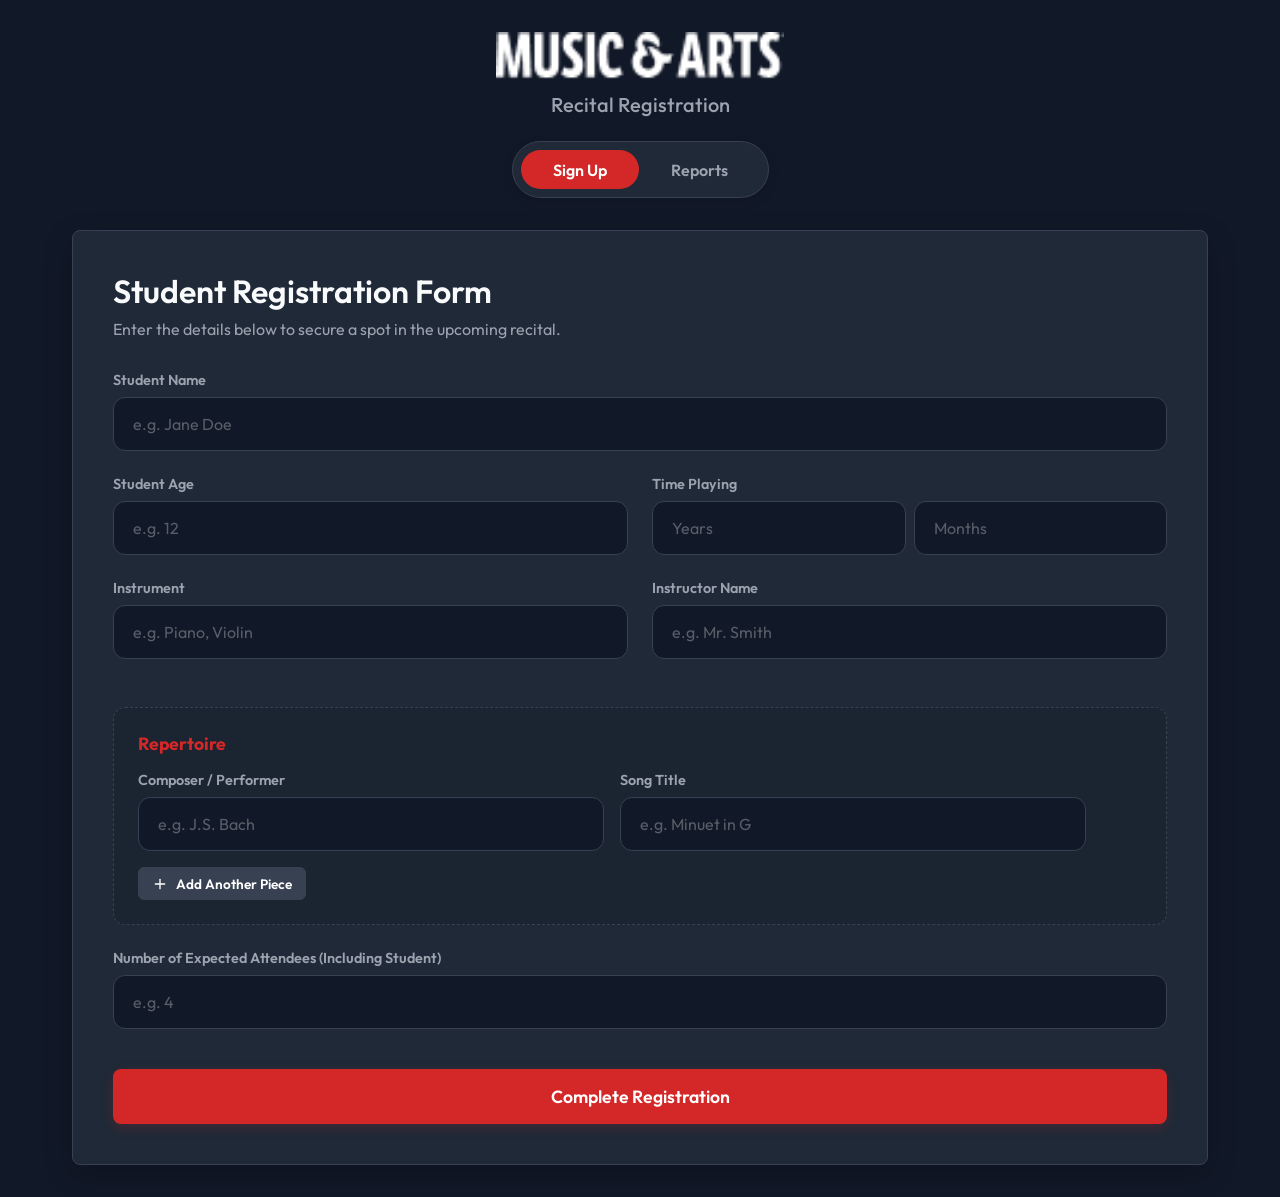
<file: StudentRecital/index.html>
<!DOCTYPE html>
<html lang="en">

<head>
  <meta charset="UTF-8">
  <meta name="viewport" content="width=device-width, initial-scale=1.0">
  <title>Student Recital Signup</title>
  <meta name="description" content="Sign up for the upcoming student music recital easily.">
  <link rel="preconnect" href="https://fonts.googleapis.com">
  <link rel="preconnect" href="https://fonts.gstatic.com" crossorigin>
  <link href="https://fonts.googleapis.com/css2?family=Outfit:wght@300;400;600;700&display=swap" rel="stylesheet">
  <style>
    /* styles.css */

    :root {
      /* Color Palette - Music & Arts */
      --bg-gradient: #111827;
      --primary-color: #D42828;
      --primary-hover: #b91c1c;
      --secondary-color: #374151;
      --accent-color: #D42828;
      --text-main: #f9fafb;
      --text-muted: #9ca3af;
      --glass-bg: #1f2937;
      --glass-border: #374151;
      --input-bg: #111827;
      --input-focus: rgba(212, 40, 40, 0.2);
      --success-color: #10b981;
      --danger-color: #ef4444;

      /* Typography */
      --font-family: 'Outfit', sans-serif;

      /* Geometry */
      --border-radius: 8px;
      --transition: all 0.2s ease-in-out;
    }

    * {
      margin: 0;
      padding: 0;
      box-sizing: border-box;
    }

    body {
      font-family: var(--font-family);
      background: var(--bg-gradient);
      background-size: 300% 300%;
      animation: bgAnimation 15s ease infinite;
      color: var(--text-main);
      min-height: 100vh;
      display: flex;
      justify-content: center;
      align-items: center;
      overflow-x: hidden;
      position: relative;
    }

    /* Dynamic Background Shapes (Disabled for retail style) */
    .background-shapes {
      display: none;
    }

    .shape {
      position: absolute;
      filter: blur(80px);
      border-radius: 50%;
      opacity: 0.6;
    }

    .shape-1 {
      width: 400px;
      height: 400px;
      background: var(--primary-color);
      top: -100px;
      left: -100px;
      animation: float 8s infinite alternate ease-in-out;
    }

    .shape-2 {
      width: 500px;
      height: 500px;
      background: var(--secondary-color);
      bottom: -200px;
      right: -100px;
      animation: float 12s infinite alternate-reverse ease-in-out;
    }

    .shape-3 {
      width: 300px;
      height: 300px;
      background: var(--accent-color);
      top: 50%;
      left: 50%;
      transform: translate(-50%, -50%);
      animation: pulse 10s infinite;
    }

    @keyframes bgAnimation {
      0% {
        background-position: 0% 50%;
      }

      50% {
        background-position: 100% 50%;
      }

      100% {
        background-position: 0% 50%;
      }
    }

    @keyframes float {
      0% {
        transform: translateY(0px) translateX(0px);
      }

      100% {
        transform: translateY(50px) translateX(30px);
      }
    }

    @keyframes pulse {

      0%,
      100% {
        transform: translate(-50%, -50%) scale(1);
        opacity: 0.4;
      }

      50% {
        transform: translate(-50%, -50%) scale(1.2);
        opacity: 0.6;
      }
    }

    /* Layout */
    .app-container {
      width: 100%;
      max-width: 1200px;
      padding: 2rem;
      z-index: 1;
    }

    header {
      text-align: center;
      margin-bottom: 2rem;
    }

    h1 {
      font-size: 3rem;
      font-weight: 700;
      margin-bottom: 1rem;
    }

    .pill-nav {
      display: inline-flex;
      background: var(--glass-bg);
      border-radius: 30px;
      padding: 0.5rem;
      border: 1px solid var(--glass-border);
      box-shadow: 0 4px 12px rgba(0, 0, 0, 0.1);
    }

    .tab-btn {
      background: transparent;
      border: none;
      color: var(--text-muted);
      font-family: var(--font-family);
      font-size: 1rem;
      font-weight: 600;
      padding: 0.6rem 2rem;
      border-radius: 20px;
      cursor: pointer;
      transition: var(--transition);
    }

    .tab-btn:hover {
      color: #fff;
    }

    .tab-btn.active {
      background: var(--primary-color);
      color: #fff;
    }

    /* Glass Panels */
    .glass-panel {
      background: var(--glass-bg);
      border: 1px solid var(--glass-border);
      border-radius: var(--border-radius);
      padding: 2.5rem;
      box-shadow: 0 10px 30px rgba(0, 0, 0, 0.2);
      width: 100%;
      animation: fadeIn 0.5s ease-out;
    }

    @keyframes fadeIn {
      from {
        opacity: 0;
        transform: translateY(10px);
      }

      to {
        opacity: 1;
        transform: translateY(0);
      }
    }

    h2 {
      font-size: 2rem;
      font-weight: 600;
      margin-bottom: 0.5rem;
    }

    .subtitle {
      color: var(--text-muted);
      margin-bottom: 2rem;
    }

    /* Views */
    .view {
      display: none;
    }

    .view.active {
      display: block;
    }

    /* Form Styles */
    .form-row {
      display: flex;
      gap: 1.5rem;
    }

    .form-group.half {
      flex: 1;
    }

    .form-group {
      margin-bottom: 1.5rem;
      display: flex;
      flex-direction: column;
    }

    label {
      font-size: 0.9rem;
      font-weight: 600;
      margin-bottom: 0.5rem;
      color: var(--text-muted);
    }

    input {
      background: var(--input-bg);
      border: 1px solid var(--glass-border);
      color: #fff;
      font-family: var(--font-family);
      font-size: 1rem;
      padding: 1rem 1.2rem;
      border-radius: 12px;
      transition: var(--transition);
      outline: none;
    }

    input::placeholder {
      color: rgba(255, 255, 255, 0.3);
    }

    input:focus {
      border-color: var(--primary-color);
      background: var(--input-focus);
      box-shadow: 0 0 0 4px rgba(139, 92, 246, 0.1);
    }

    /* Buttons */
    button {
      cursor: pointer;
    }

    .primary-btn {
      background: var(--primary-color);
      color: #fff;
      border: none;
      font-family: var(--font-family);
      font-size: 1.1rem;
      font-weight: 600;
      padding: 1rem 2rem;
      border-radius: 8px;
      width: 100%;
      margin-top: 1rem;
      transition: var(--transition);
      box-shadow: 0 4px 12px rgba(212, 40, 40, 0.2);
    }

    .primary-btn:hover {
      background: var(--primary-hover);
      transform: translateY(-2px);
      box-shadow: 0 6px 16px rgba(212, 40, 40, 0.4);
    }

    .primary-btn:active {
      transform: translateY(0);
    }

    .secondary-btn {
      background: var(--glass-border);
      border: 1px solid var(--secondary-color);
      color: #fff;
      padding: 0.6rem 1.2rem;
      border-radius: 6px;
      display: flex;
      align-items: center;
      gap: 0.5rem;
      font-family: var(--font-family);
      font-size: 0.9rem;
      font-weight: 600;
      transition: var(--transition);
    }

    .secondary-btn:hover {
      background: #4B5563;
      /* slightly lighter grey */
      transform: translateY(-1px);
    }

    /* Alerts */
    .alert {
      padding: 1rem;
      border-radius: 8px;
      margin-top: 1.5rem;
      font-weight: 600;
      text-align: center;
    }

    .alert.success {
      background: rgba(16, 185, 129, 0.2);
      border: 1px solid var(--success-color);
      color: var(--success-color);
    }

    .hidden {
      display: none !important;
    }

    /* Reports */
    .reports-header {
      display: flex;
      justify-content: space-between;
      align-items: center;
      margin-bottom: 2rem;
    }

    .table-container {
      overflow-x: auto;
      border-radius: 12px;
      border: 1px solid var(--glass-border);
    }

    table {
      width: 100%;
      border-collapse: collapse;
      text-align: left;
    }

    th,
    td {
      padding: 0.75rem 0.75rem;
      border-bottom: 1px solid var(--glass-border);
    }

    th {
      background: rgba(0, 0, 0, 0.3);
      font-weight: 600;
      color: var(--text-muted);
      text-transform: uppercase;
      font-size: 0.8rem;
      letter-spacing: 0.05em;
      white-space: nowrap;
    }

    tr {
      transition: var(--transition);
    }

    tr:hover {
      background: rgba(255, 255, 255, 0.03);
    }

    tr:last-child td {
      border-bottom: none;
    }

    .delete-btn {
      background: transparent;
      border: none;
      color: var(--danger-color);
      padding: 0.4rem;
      border-radius: 6px;
      transition: var(--transition);
    }

    .delete-btn:hover {
      background: rgba(239, 68, 68, 0.2);
    }

    .empty-state {
      text-align: center;
      padding: 4rem 2rem;
      color: var(--text-muted);
    }

    /* Responsive */
    @media (max-width: 768px) {
      .form-row {
        flex-direction: column;
        gap: 0;
      }

      .glass-panel {
        padding: 1.5rem;
      }

      h1 {
        font-size: 2.2rem;
      }
    }

    /* Repertoire Section */
    .repertoire-section {
      background: rgba(0, 0, 0, 0.1);
      border-radius: 12px;
      padding: 1.5rem;
      margin: 1.5rem 0;
      border: 1px dashed var(--glass-border);
    }

    .section-header h3 {
      font-size: 1.1rem;
      margin-bottom: 1rem;
      color: var(--primary-color);
    }

    .piece-row {
      display: flex;
      gap: 1rem;
      align-items: flex-end;
      margin-bottom: 1rem;
      position: relative;
    }

    .piece-row .form-group {
      margin-bottom: 0;
    }

    .remove-col {
      width: 40px;
      display: flex;
      justify-content: center;
      padding-bottom: 1rem;
      /* align with inputs */
    }

    .remove-piece-btn {
      background: rgba(239, 68, 68, 0.2);
      color: var(--danger-color);
      border: 1px solid rgba(239, 68, 68, 0.3);
      border-radius: 8px;
      width: 36px;
      height: 36px;
      display: flex;
      align-items: center;
      justify-content: center;
      cursor: pointer;
      transition: var(--transition);
    }

    .remove-piece-btn:hover {
      background: var(--danger-color);
      color: white;
    }

    .small-btn {
      padding: 0.4rem 0.8rem;
      font-size: 0.85rem;
      margin-top: 0.5rem;
    }

    /* Actions in Table */
    .action-buttons {
      display: flex;
      gap: 0.5rem;
      white-space: nowrap;
    }

    .edit-btn {
      background: transparent;
      border: none;
      color: var(--secondary-color);
      padding: 0.4rem;
      border-radius: 6px;
      transition: var(--transition);
    }

    .edit-btn:hover {
      background: rgba(59, 130, 246, 0.2);
    }

    /* Modal */
    .modal {
      position: fixed;
      top: 0;
      left: 0;
      width: 100vw;
      height: 100vh;
      background: rgba(0, 0, 0, 0.6);
      backdrop-filter: blur(5px);
      display: flex;
      justify-content: center;
      align-items: center;
      z-index: 100;
    }
  </style>
</head>

<body>
  <div class="background-shapes">
    <div class="shape shape-1"></div>
    <div class="shape shape-2"></div>
    <div class="shape shape-3"></div>
  </div>

  <div class="app-container">
    <header class="app-header">
      <img
        src="[data-uri]"
        alt="Music & Arts" style="height: 48px; margin-bottom: 0.5rem; object-fit: contain;">
      <h2 style="font-size: 1.25rem; font-weight: 500; color: var(--text-muted); margin-bottom: 1.5rem;">Recital
        Registration</h2>
      <nav class="pill-nav">
        <button class="tab-btn active" data-target="signup-view" id="nav-signup">Sign Up</button>
        <button class="tab-btn" data-target="reports-view" id="nav-reports">Reports</button>
      </nav>
    </header>

    <main>
      <!-- Signup View -->
      <section id="signup-view" class="view active">
        <div class="glass-panel">
          <h2>Student Registration Form</h2>
          <p class="subtitle">Enter the details below to secure a spot in the upcoming recital.</p>

          <form id="signup-form">
            <!-- Hidden field to track if we're editing an existing record -->
            <input type="hidden" id="edit-id" value="">

            <div class="form-group">
              <label for="studentName">Student Name</label>
              <input type="text" id="studentName" name="studentName" required placeholder="e.g. Jane Doe">
            </div>

            <div class="form-row">
              <div class="form-group half">
                <label for="studentAge">Student Age</label>
                <input type="number" id="studentAge" name="studentAge" min="3" max="100" required placeholder="e.g. 12">
              </div>
              <div class="form-group half">
                <label>Time Playing</label>
                <div style="display: flex; gap: 0.5rem;">
                  <input type="number" id="yearsPlaying" name="yearsPlaying" min="0" max="99" required
                    placeholder="Years" style="flex:1;">
                  <input type="number" id="monthsPlaying" name="monthsPlaying" min="0" max="11" required
                    placeholder="Months" style="flex:1;">
                </div>
              </div>
            </div>

            <div class="form-row">
              <div class="form-group half">
                <label for="instrument">Instrument</label>
                <input type="text" id="instrument" name="instrument" required placeholder="e.g. Piano, Violin"
                  list="instrumentsList">
                <datalist id="instrumentsList">
                  <option value="Piano">
                  <option value="Violin">
                  <option value="Guitar">
                  <option value="Cello">
                  <option value="Flute">
                  <option value="Voice">
                </datalist>
              </div>
              <div class="form-group half">
                <label for="instructor">Instructor Name</label>
                <input type="text" id="instructor" name="instructor" required placeholder="e.g. Mr. Smith">
              </div>
            </div>

            <!-- Repertoire Section -->
            <div class="repertoire-section">
              <div class="section-header">
                <h3>Repertoire</h3>
              </div>

              <div id="pieces-container">
                <!-- Initial Piece Row -->
                <div class="piece-row">
                  <div class="form-group half">
                    <label>Composer / Performer</label>
                    <input type="text" name="composer[]" required placeholder="e.g. J.S. Bach">
                  </div>
                  <div class="form-group half">
                    <label>Song Title</label>
                    <input type="text" name="song[]" required placeholder="e.g. Minuet in G">
                  </div>
                  <div class="remove-col">
                    <!-- Cannot remove the very first row, so no button here initially -->
                  </div>
                </div>
              </div>

              <button type="button" id="add-piece-btn" class="secondary-btn small-btn">
                <svg xmlns="http://www.w3.org/2000/svg" width="16" height="16" viewBox="0 0 24 24" fill="none"
                  stroke="currentColor" stroke-width="2" stroke-linecap="round" stroke-linejoin="round">
                  <line x1="12" y1="5" x2="12" y2="19"></line>
                  <line x1="5" y1="12" x2="19" y2="12"></line>
                </svg>
                Add Another Piece
              </button>
            </div>

            <div class="form-group" style="margin-top: 1.5rem;">
              <label for="attendees">Number of Expected Attendees (Including Student)</label>
              <input type="number" id="attendees" name="attendees" min="1" max="20" required placeholder="e.g. 4">
            </div>

            <div class="form-actions">
              <button type="submit" id="submit-btn" class="primary-btn">Complete Registration</button>
              <button type="button" id="cancel-edit-btn" class="secondary-btn hidden"
                style="margin-top: 1rem; width: 100%; justify-content: center;">Cancel Edit</button>
            </div>
            <div id="success-message" class="hidden alert success">Successfully registered!</div>
          </form>
        </div>
      </section>

      <!-- Auth View -->
      <section id="auth-view" class="view hidden">
        <div class="glass-panel" style="max-width: 400px; margin: 0 auto;">
          <div style="text-align: center; margin-bottom: 1.5rem;">
            <svg xmlns="http://www.w3.org/2000/svg" width="48" height="48" viewBox="0 0 24 24" fill="none"
              stroke="var(--primary-color)" stroke-width="2" stroke-linecap="round" stroke-linejoin="round"
              style="margin-bottom: 1rem;">
              <rect x="3" y="11" width="18" height="11" rx="2" ry="2"></rect>
              <path d="M7 11V7a5 5 0 0 1 10 0v4"></path>
            </svg>
            <h2>Unlock Reports</h2>
            <p class="subtitle" style="margin-bottom: 0;">Enter the password to access.</p>
          </div>

          <form id="login-form">
            <div class="form-group">
              <input type="password" id="auth-password" name="password" required placeholder="Password">
            </div>
            <button type="submit" class="primary-btn">Unlock</button>
            <div id="auth-error" class="hidden alert"
              style="background: rgba(239, 68, 68, 0.2); border: 1px solid var(--danger-color); color: var(--danger-color); margin-top: 1rem;">
              Incorrect password</div>
          </form>
        </div>
      </section>

      <!-- Reports View -->
      <section id="reports-view" class="view hidden">
        <div class="glass-panel">
          <div class="reports-header">
            <h2>Registration Reports</h2>
            <div style="display: flex; gap: 1rem;">
              <button id="change-pwd-btn" class="secondary-btn">
                <svg xmlns="http://www.w3.org/2000/svg" width="16" height="16" viewBox="0 0 24 24" fill="none"
                  stroke="currentColor" stroke-width="2" stroke-linecap="round" stroke-linejoin="round" class="icon">
                  <path
                    d="M21 2l-2 2m-7.61 7.61a5.5 5.5 0 1 1-7.778 7.778 5.5 5.5 0 0 1 7.777-7.777zm0 0L15.5 7.5m0 0l3 3L22 7l-3-3m-3.5 3.5L19 4">
                  </path>
                </svg>
                Change Password
              </button>
              <button id="export-program-btn" class="secondary-btn">
                <svg xmlns="http://www.w3.org/2000/svg" width="16" height="16" viewBox="0 0 24 24" fill="none"
                  stroke="currentColor" stroke-width="2" stroke-linecap="round" stroke-linejoin="round" class="icon">
                  <polyline points="6 9 6 2 18 2 18 9"></polyline>
                  <path d="M6 18H4a2 2 0 0 1-2-2v-5a2 2 0 0 1 2-2h16a2 2 0 0 1 2 2v5a2 2 0 0 1-2 2h-2"></path>
                  <rect x="6" y="14" width="12" height="8"></rect>
                </svg>
                Export Program
              </button>
              <button id="export-btn" class="secondary-btn">
                <svg xmlns="http://www.w3.org/2000/svg" width="16" height="16" viewBox="0 0 24 24" fill="none"
                  stroke="currentColor" stroke-width="2" stroke-linecap="round" stroke-linejoin="round" class="icon">
                  <path d="M21 15v4a2 2 0 0 1-2 2H5a2 2 0 0 1-2-2v-4"></path>
                  <polyline points="7 10 12 15 17 10"></polyline>
                  <line x1="12" y1="15" x2="12" y2="3"></line>
                </svg>
                Export CSV
              </button>
            </div>
          </div>

          <div class="table-container">
            <table id="reports-table">
              <thead>
                <tr>
                  <th>Student Name</th>
                  <th>Age</th>
                  <th>Experience (Y/M)</th>
                  <th>Instrument</th>
                  <th>Instructor</th>
                  <th>Repertoire</th>
                  <th>Attendees</th>
                  <th>Actions</th>
                </tr>
              </thead>
              <tbody id="reports-body">
                <!-- Rows will be dynamically populated here -->
              </tbody>
            </table>
          </div>

          <div id="empty-state" class="hidden empty-state">
            <p>No registrations found yet. Start by signing up students!</p>
          </div>
        </div>
      </section>

      <!-- Change Password Modal -->
      <div id="change-pwd-modal" class="modal hidden">
        <div class="glass-panel" style="max-width: 400px; width: 100%; position: relative;">
          <button id="close-modal-btn"
            style="position: absolute; top: 1rem; right: 1rem; background: transparent; border: none; color: white; cursor: pointer;">
            <svg xmlns="http://www.w3.org/2000/svg" width="24" height="24" viewBox="0 0 24 24" fill="none"
              stroke="currentColor" stroke-width="2" stroke-linecap="round" stroke-linejoin="round">
              <line x1="18" y1="6" x2="6" y2="18"></line>
              <line x1="6" y1="6" x2="18" y2="18"></line>
            </svg>
          </button>
          <div style="text-align: center; margin-bottom: 1.5rem; margin-top: 1rem;">
            <h2>Change Password</h2>
            <p class="subtitle" style="margin-bottom: 0;">Set a new password for the reports tab.</p>
          </div>

          <form id="change-pwd-form">
            <div class="form-group">
              <label for="new-password">New Password</label>
              <input type="password" id="new-password" name="new-password" required placeholder="Enter new password">
            </div>
            <div class="form-group">
              <label for="confirm-password">Confirm Password</label>
              <input type="password" id="confirm-password" name="confirm-password" required
                placeholder="Confirm new password">
            </div>
            <button type="submit" class="primary-btn">Save Password</button>
            <div id="pwd-error" class="hidden alert"
              style="background: rgba(239, 68, 68, 0.2); border: 1px solid var(--danger-color); color: var(--danger-color); margin-top: 1rem;">
              Passwords do not match</div>
            <div id="pwd-success" class="hidden alert success">Password updated!</div>
          </form>
        </div>
      </div>

      <!-- Export Program Modal -->
      <div id="export-program-modal" class="modal hidden">
        <div class="glass-panel" style="max-width: 400px; width: 100%; position: relative;">
          <button id="close-program-modal-btn"
            style="position: absolute; top: 1rem; right: 1rem; background: transparent; border: none; color: white; cursor: pointer;">
            <svg xmlns="http://www.w3.org/2000/svg" width="24" height="24" viewBox="0 0 24 24" fill="none"
              stroke="currentColor" stroke-width="2" stroke-linecap="round" stroke-linejoin="round">
              <line x1="18" y1="6" x2="6" y2="18"></line>
              <line x1="6" y1="6" x2="18" y2="18"></line>
            </svg>
          </button>
          <div style="text-align: center; margin-bottom: 1.5rem; margin-top: 1rem;">
            <h2>Generate Program</h2>
            <p class="subtitle" style="margin-bottom: 0;">Enter recital details for the printable program.</p>
          </div>

          <form id="export-program-form">
            <div class="form-group">
              <label for="recital-name">Recital Name</label>
              <input type="text" id="recital-name" required placeholder="e.g. Spring 2026 Showcase">
            </div>
            <div class="form-group">
              <label for="recital-date">Recital Date</label>
              <input type="text" id="recital-date" required placeholder="e.g. Saturday, May 15th, 2026">
            </div>
            <button type="submit" class="primary-btn">Generate Printable Program</button>
          </form>
        </div>
      </div>
    </main>
  </div>

  <script>
    // app.js

    document.addEventListener('DOMContentLoaded', () => {
      // DOM Elements
      const navSignup = document.getElementById('nav-signup');
      const navReports = document.getElementById('nav-reports');
      const signupView = document.getElementById('signup-view');
      const reportsView = document.getElementById('reports-view');

      const signupForm = document.getElementById('signup-form');
      const successMessage = document.getElementById('success-message');
      const editIdInput = document.getElementById('edit-id');
      const cancelEditBtn = document.getElementById('cancel-edit-btn');
      const submitBtn = document.getElementById('submit-btn');
      const addPieceBtn = document.getElementById('add-piece-btn');
      const piecesContainer = document.getElementById('pieces-container');

      const authView = document.getElementById('auth-view');
      const loginForm = document.getElementById('login-form');
      const authPassword = document.getElementById('auth-password');
      const authError = document.getElementById('auth-error');

      const changePwdBtn = document.getElementById('change-pwd-btn');
      const changePwdModal = document.getElementById('change-pwd-modal');
      const closeModalBtn = document.getElementById('close-modal-btn');
      const changePwdForm = document.getElementById('change-pwd-form');
      const newPasswordBtn = document.getElementById('new-password');
      const confirmPasswordBtn = document.getElementById('confirm-password');
      const pwdError = document.getElementById('pwd-error');
      const pwdSuccess = document.getElementById('pwd-success');

      const exportProgramBtn = document.getElementById('export-program-btn');
      const exportProgramModal = document.getElementById('export-program-modal');
      const closeProgramModalBtn = document.getElementById('close-program-modal-btn');
      const exportProgramForm = document.getElementById('export-program-form');

      const reportsTable = document.getElementById('reports-table');
      const reportsBody = document.getElementById('reports-body');
      const emptyState = document.getElementById('empty-state');
      const exportBtn = document.getElementById('export-btn');

      // Local Storage Keys
      const STORAGE_KEY = 'student_recital_registrations';
      const AUTH_KEY = 'student_recital_password';

      // State
      let registrations = JSON.parse(localStorage.getItem(STORAGE_KEY)) || [];
      let currentPassword = localStorage.getItem(AUTH_KEY) || 'Mu$1c@rt5';
      let isUnlocked = false;

      // --- UI Navigation ---

      const showView = (viewToShow) => {
        // Hide all
        signupView.classList.add('hidden');
        reportsView.classList.add('hidden');
        authView.classList.add('hidden');
        signupView.classList.remove('active');
        reportsView.classList.remove('active');
        authView.classList.remove('active');

        // Deactivate all tabs
        navSignup.classList.remove('active');
        navReports.classList.remove('active');

        // Show selected
        if (viewToShow === 'signup') {
          signupView.classList.remove('hidden');
          setTimeout(() => signupView.classList.add('active'), 10);
          navSignup.classList.add('active');
        } else if (viewToShow === 'reports') {
          navReports.classList.add('active');
          if (!isUnlocked) {
            authView.classList.remove('hidden');
            setTimeout(() => authView.classList.add('active'), 10);
            authPassword.value = '';
            authError.classList.add('hidden');
          } else {
            reportsView.classList.remove('hidden');
            setTimeout(() => reportsView.classList.add('active'), 10);
            renderTable(); // Update table when showing reports
          }
        }
      };

      navSignup.addEventListener('click', () => {
        resetForm();
        showView('signup');
      });
      navReports.addEventListener('click', () => showView('reports'));

      // --- Authentication Handling ---

      loginForm.addEventListener('submit', (e) => {
        e.preventDefault();
        if (authPassword.value === currentPassword) {
          isUnlocked = true;
          showView('reports');
        } else {
          authError.classList.remove('hidden');
        }
      });

      changePwdBtn.addEventListener('click', () => {
        changePwdModal.classList.remove('hidden');
        changePwdForm.reset();
        pwdError.classList.add('hidden');
        pwdSuccess.classList.add('hidden');
      });

      closeModalBtn.addEventListener('click', () => {
        changePwdModal.classList.add('hidden');
      });

      changePwdForm.addEventListener('submit', (e) => {
        e.preventDefault();
        const newPwd = document.getElementById('new-password').value;
        const confirmPwd = document.getElementById('confirm-password').value;

        if (newPwd !== confirmPwd) {
          pwdError.classList.remove('hidden');
          pwdSuccess.classList.add('hidden');
          return;
        }

        pwdError.classList.add('hidden');
        currentPassword = newPwd;
        localStorage.setItem(AUTH_KEY, currentPassword);

        pwdSuccess.classList.remove('hidden');
        setTimeout(() => {
          changePwdModal.classList.add('hidden');
        }, 1500);
      });

      exportProgramBtn.addEventListener('click', () => {
        exportProgramModal.classList.remove('hidden');
        exportProgramForm.reset();
      });

      closeProgramModalBtn.addEventListener('click', () => {
        exportProgramModal.classList.add('hidden');
      });

      exportProgramForm.addEventListener('submit', (e) => {
        e.preventDefault();
        const recitalName = document.getElementById('recital-name').value;
        const recitalDate = document.getElementById('recital-date').value;
        exportProgramModal.classList.add('hidden');

        generatePrintableProgram(recitalName, recitalDate);
      });

      const generatePrintableProgram = (name, date) => {
        const sorted = [...registrations].sort((a, b) => a.studentName.localeCompare(b.studentName));

        // Pre-build student listing HTML
        let studentListHtml = '';
        if (sorted.length === 0) {
          studentListHtml = '<p style="text-align:center;font-style:italic;color:#888;">No students registered yet.</p>';
        } else {
          sorted.forEach((reg, i) => {
            let piecesHtml = '';
            if (reg.pieces && reg.pieces.length > 0) {
              piecesHtml = reg.pieces.map(p => {
                const comp = p.composer ? ` <span class="comp">— ${escapeHTML(p.composer)}</span>` : '';
                return `<div class="piece"><span class="song">${escapeHTML(p.song)}</span>${comp}</div>`;
              }).join('');
            }
            let timeStr = `${reg.yearsPlaying} Yr${reg.yearsPlaying != 1 ? 's' : ''}`;
            if (reg.monthsPlaying && reg.monthsPlaying > 0) timeStr += `, ${reg.monthsPlaying} Mo`;

            studentListHtml += `
          <div class="performer${i < sorted.length - 1 ? '' : ' last'}">
            <div class="perf-name">${escapeHTML(reg.studentName)}</div>
            <div class="perf-meta">${escapeHTML(reg.instrument)} &bull; ${escapeHTML(reg.instructor)} &bull; Age ${reg.studentAge} &bull; ${escapeHTML(timeStr)}</div>
            ${piecesHtml}
          </div>`;
          });
        }

        // Image data URIs
        const CIRCLE_NOTES = `[data-uri]`;
        const MA_ICON = `[data-uri]`;
        const TREBLE_STAFF = `[data-uri]`;
        const LOGO_WORDMARK = `[data-uri]`;

        // ── Booklet layout:
        // Print on 8.5×11 landscape → cut in half vertically → 2 panels each 5.5×8.5
        // Each panel folded in half → 4-page booklet 4.25×5.5
        // We produce TWO identical half-page panels side by side on one sheet so
        // one print run yields two complete programs.
        // Each half = 5.5in wide × 8.5in tall (portrait orientation inside landscape sheet)
        // 
        // Page layout (landscape 11×8.5):
        //  [ LEFT HALF: Cover + Back  ]|[ RIGHT HALF: Cover + Back  ]
        //  When folded: outside = Cover(right face) | Back(left face)
        //               inside  = Inside-Left | Inside-Right
        //
        // Simpler approach: print PORTRAIT 8.5×11 = one full booklet per sheet.
        //  Page 1 (front of sheet): 
        //    Top half  → Back cover (printed upside-down)
        //    Bottom half → Front cover
        //  Page 2 (back of sheet printed separately via page 2):
        //    Top half  → Inside right (p3) upside-down
        //    Bottom half → Inside left (p2)
        //
        // For simplicity and reliable printing, we output 4 distinct half-page divs
        // stacked, with cut marks, ordered so duplex or 2-pass printing works.
        // Users print both pages, stack, fold, cut.
        //
        // Even simpler & most practical for a home/office printer:
        //   Output a SINGLE portrait page = one booklet panel (5.5×8.5)
        //   with 4 sections representing the 4 pages of the booklet.
        //   The user prints 2-up or we tile 2 copies on one sheet.
        //
        // CHOSEN APPROACH (simplest, most correct):
        // Output an HTML file with the page set to 5.5in × 8.5in (half-sheet portrait).
        // The user prints it with "2 pages per sheet" in the print dialog to get 2 per page.
        // Each printed half is folded → 4-page booklet at 5.5×4.25 when folded.
        // 
        // BOOKLET PAGE ORDER  (when folded):
        //   Outside front: Cover
        //   Inside left:   Performers (first half)
        //   Inside right:  Performers (second half) / Thank You
        //   Outside back:  Back cover

        const html = `<!DOCTYPE html>
<html lang="en">
<head>
<meta charset="UTF-8">
<title>${escapeHTML(name)} — Recital Program</title>
<style>
  /* ── Print setup: half-letter portrait = 5.5in × 8.5in ── */
  @page {
    size: 5.5in 8.5in;
    margin: 0;
  }
  * { box-sizing: border-box; margin: 0; padding: 0; }

  body {
    font-family: 'Georgia', 'Times New Roman', serif;
    background: #fff;
    color: #1a1a1a;
    -webkit-print-color-adjust: exact;
    print-color-adjust: exact;
  }

  /* ── Each "page" of the booklet is one full 5.5×8.5 sheet ── */
  .page {
    width: 5.5in;
    height: 8.5in;
    page-break-after: always;
    overflow: hidden;
    position: relative;
  }
  .page:last-child { page-break-after: auto; }

  /* ════════════════════════════════════════
     PAGE 1 — FRONT COVER
  ════════════════════════════════════════ */
  .cover {
    background: #111827;
    color: #fff;
    display: flex;
    flex-direction: column;
    align-items: center;
    justify-content: center;
    text-align: center;
    position: relative;
    overflow: hidden;
  }

  /* Full-bleed circle notes as hero image — sits behind everything */
  .cover-bg {
    position: absolute;
    inset: 0;
    width: 100%;
    height: 100%;
    object-fit: cover;
    object-position: center;
    opacity: 0.35;
  }

  /* Gradient overlay so text is always legible */
  .cover-overlay {
    position: absolute;
    inset: 0;
    background: linear-gradient(
      160deg,
      rgba(17,24,39,0.65) 0%,
      rgba(212,40,40,0.18) 50%,
      rgba(17,24,39,0.85) 100%
    );
  }

  .cover-content {
    position: relative;
    z-index: 2;
    padding: 0.5in 0.4in;
    display: flex;
    flex-direction: column;
    align-items: center;
    gap: 0.18in;
  }

  .cover-wordmark {
    height: 0.55in;
    object-fit: contain;
    filter: brightness(0) invert(1);
  }

  .cover-rule {
    width: 1.8in;
    height: 2px;
    background: #D42828;
    border: none;
    border-radius: 1px;
  }

  .cover-title {
    font-size: 26pt;
    font-weight: bold;
    letter-spacing: 0.04em;
    text-transform: uppercase;
    line-height: 1.2;
    color: #fff;
  }

  .cover-date {
    font-size: 13pt;
    color: #D42828;
    font-weight: bold;
    letter-spacing: 0.08em;
    text-transform: uppercase;
  }

  .cover-icon {
    width: 1.1in;
    height: 1.1in;
    object-fit: contain;
    border-radius: 50%;
    border: 3px solid rgba(212,40,40,0.7);
    padding: 0.08in;
  }

  .cover-tagline {
    font-size: 9pt;
    color: rgba(255,255,255,0.6);
    font-style: italic;
    letter-spacing: 0.05em;
  }

  /* ════════════════════════════════════════
     PAGE 2 — INSIDE PERFORMERS
  ════════════════════════════════════════ */
  .inside {
    background: #fff;
    padding: 0.35in 0.4in 0.3in;
    display: flex;
    flex-direction: column;
    gap: 0;
  }

  .inside-header {
    display: flex;
    align-items: center;
    gap: 0.15in;
    border-bottom: 2px solid #D42828;
    padding-bottom: 0.1in;
    margin-bottom: 0.18in;
  }

  .inside-header-icon {
    width: 0.45in;
    height: 0.45in;
    object-fit: contain;
    border-radius: 50%;
    flex-shrink: 0;
  }

  .inside-header h2 {
    font-size: 14pt;
    color: #D42828;
    font-weight: bold;
    letter-spacing: 0.05em;
    text-transform: uppercase;
  }

  .inside-header p {
    font-size: 8pt;
    color: #666;
    font-style: italic;
  }

  /* Treble clef watermark */
  .inside-watermark {
    position: absolute;
    bottom: 0.2in;
    right: 0.1in;
    width: 2in;
    opacity: 0.06;
    pointer-events: none;
  }

  .performer {
    padding: 0.1in 0;
    border-bottom: 1px solid #e5e7eb;
  }
  .performer.last { border-bottom: none; }

  .perf-name {
    font-size: 12pt;
    font-weight: bold;
    color: #D42828;
    margin-bottom: 0.02in;
  }

  .perf-meta {
    font-size: 7.5pt;
    color: #555;
    font-style: italic;
    margin-bottom: 0.04in;
  }

  .piece {
    font-size: 9pt;
    color: #1a1a1a;
    padding-left: 0.12in;
    line-height: 1.5;
  }

  .comp {
    color: #6b7280;
    font-style: italic;
  }

  /* ════════════════════════════════════════
     PAGE 3 — BACK COVER
  ════════════════════════════════════════ */
  .back-cover {
    background: #111827;
    color: #fff;
    display: flex;
    flex-direction: column;
    align-items: center;
    justify-content: space-between;
    padding: 0.5in 0.45in 0.4in;
    position: relative;
    overflow: hidden;
  }

  .back-treble {
    position: absolute;
    bottom: 0;
    left: 0;
    width: 3in;
    opacity: 0.08;
    pointer-events: none;
  }

  .back-content {
    position: relative;
    z-index: 2;
    display: flex;
    flex-direction: column;
    align-items: center;
    gap: 0.22in;
    text-align: center;
    flex: 1;
    justify-content: center;
  }

  .back-wordmark {
    height: 0.5in;
    object-fit: contain;
    filter: brightness(0) invert(1);
    opacity: 0.9;
  }

  .back-rule {
    width: 1.4in;
    height: 1px;
    background: #D42828;
    border: none;
  }

  .back-thank {
    font-size: 18pt;
    font-weight: bold;
    color: #fff;
    letter-spacing: 0.04em;
  }

  .back-sub {
    font-size: 9pt;
    color: rgba(255,255,255,0.65);
    font-style: italic;
    line-height: 1.6;
    max-width: 3.5in;
  }

  .back-circle-img {
    width: 1.3in;
    height: 1.3in;
    object-fit: cover;
    border-radius: 50%;
    border: 3px solid #D42828;
    opacity: 0.85;
  }

  .back-footer {
    position: relative;
    z-index: 2;
    font-size: 7pt;
    color: rgba(255,255,255,0.35);
    letter-spacing: 0.08em;
    text-transform: uppercase;
    text-align: center;
  }

  /* ════════════════════════════════════════
     PRINT RULES
  ════════════════════════════════════════ */
  @media print {
    .page { page-break-after: always; }
    .page:last-child { page-break-after: auto; }
  }

  @media screen {
    body { background: #d1d5db; padding: 0.3in; display: flex; flex-direction: column; align-items: center; gap: 0.3in; }
    .page { box-shadow: 0 4px 24px rgba(0,0,0,0.25); }
  }
</style>
</head>
<body>

<!-- ═══════════════════════════════════════════════
     PAGE 1 — FRONT COVER
═══════════════════════════════════════════════ -->
<div class="page cover">
  <img class="cover-bg" src="${CIRCLE_NOTES}" alt="">
  <div class="cover-overlay"></div>
  <div class="cover-content">
    <img class="cover-wordmark" src="${LOGO_WORDMARK}" alt="Music &amp; Arts">
    <hr class="cover-rule">
    <div class="cover-title">${escapeHTML(name)}</div>
    <div class="cover-date">${escapeHTML(date)}</div>
    <img class="cover-icon" src="${MA_ICON}" alt="">
    <div class="cover-tagline">Presented by Music &amp; Arts</div>
  </div>
</div>

<!-- ═══════════════════════════════════════════════
     PAGE 2 — INSIDE: PERFORMERS
═══════════════════════════════════════════════ -->
<div class="page inside" style="position:relative;">
  <div class="inside-header">
    <img class="inside-header-icon" src="${MA_ICON}" alt="">
    <div>
      <h2>Tonight's Performers</h2>
      <p>Listed alphabetically</p>
    </div>
  </div>
  ${studentListHtml}
  <img class="inside-watermark" src="${TREBLE_STAFF}" alt="">
</div>

<!-- ═══════════════════════════════════════════════
     PAGE 3 — BACK COVER
═══════════════════════════════════════════════ -->
<div class="page back-cover">
  <img class="back-treble" src="${TREBLE_STAFF}" alt="">
  <div class="back-content">
    <img class="back-wordmark" src="${LOGO_WORDMARK}" alt="Music &amp; Arts">
    <hr class="back-rule">
    <div class="back-thank">Thank You!</div>
    <div class="back-sub">
      Thank you to our wonderful students, dedicated instructors,
      and all the families who make every recital possible.
      We are proud of every performer on this stage today.
    </div>
    <img class="back-circle-img" src="${CIRCLE_NOTES}" alt="">
  </div>
  <div class="back-footer">Music &amp; Arts &mdash; ${escapeHTML(name)} &mdash; ${escapeHTML(date)}</div>
</div>

</body>
</html>`;

        const printWin = window.open('', '_blank');
        if (printWin) {
          printWin.document.write(html);
          printWin.document.close();
          printWin.focus();
          setTimeout(() => { printWin.print(); }, 800);
        } else {
          alert('Please allow popups for this site to generate the program.');
        }
      };

      // --- Dynamic Pieces ---
      const createPieceRow = (composer = '', song = '') => {
        const row = document.createElement('div');
        row.className = 'piece-row';
        row.innerHTML = `
      <div class="form-group half">
        <label>Composer / Performer</label>
        <input type="text" name="composer[]" required placeholder="e.g. J.S. Bach" value="${escapeHTML(composer)}">
      </div>
      <div class="form-group half">
        <label>Song Title</label>
        <input type="text" name="song[]" required placeholder="e.g. Minuet in G" value="${escapeHTML(song)}">
      </div>
      <div class="remove-col">
        <button type="button" class="remove-piece-btn" title="Remove Piece">
          <svg xmlns="http://www.w3.org/2000/svg" width="16" height="16" viewBox="0 0 24 24" fill="none" stroke="currentColor" stroke-width="2" stroke-linecap="round" stroke-linejoin="round"><line x1="18" y1="6" x2="6" y2="18"></line><line x1="6" y1="6" x2="18" y2="18"></line></svg>
        </button>
      </div>
    `;

        row.querySelector('.remove-piece-btn').addEventListener('click', () => {
          row.remove();
        });

        return row;
      };

      addPieceBtn.addEventListener('click', () => {
        piecesContainer.appendChild(createPieceRow());
      });

      // --- Form Handling ---

      signupForm.addEventListener('submit', (e) => {
        e.preventDefault();

        // Gather pieces
        const composers = Array.from(document.getElementsByName('composer[]')).map(i => i.value.trim());
        const songs = Array.from(document.getElementsByName('song[]')).map(i => i.value.trim());

        const pieces = composers.map((comp, index) => ({
          composer: comp,
          song: songs[index]
        }));

        // Gather data
        const registrationData = {
          id: editIdInput.value || Date.now().toString(),
          studentName: document.getElementById('studentName').value.trim(),
          studentAge: parseInt(document.getElementById('studentAge').value, 10),
          yearsPlaying: document.getElementById('yearsPlaying').value,
          monthsPlaying: document.getElementById('monthsPlaying').value,
          instrument: document.getElementById('instrument').value.trim(),
          instructor: document.getElementById('instructor').value.trim(),
          attendees: parseInt(document.getElementById('attendees').value, 10),
          pieces: pieces,
          dateRegistered: new Date().toISOString()
        };

        // Save or Update
        if (editIdInput.value) {
          const index = registrations.findIndex(reg => reg.id === editIdInput.value);
          if (index !== -1) {
            // preserve original date
            registrationData.dateRegistered = registrations[index].dateRegistered;
            registrations[index] = registrationData;
          }
        } else {
          registrations.push(registrationData);
        }

        saveData();
        resetForm();
        showSuccessMessage();
      });

      cancelEditBtn.addEventListener('click', () => {
        resetForm();
      });

      const resetForm = () => {
        signupForm.reset();
        editIdInput.value = '';
        submitBtn.textContent = 'Complete Registration';
        document.querySelector('.glass-panel h2').textContent = 'Student Registration Form';
        cancelEditBtn.classList.add('hidden');

        // Reset pieces container to 1 row
        piecesContainer.innerHTML = '';
        piecesContainer.appendChild(createInitialPieceRow());
      };

      const createInitialPieceRow = () => {
        const row = document.createElement('div');
        row.className = 'piece-row';
        row.innerHTML = `
      <div class="form-group half">
        <label>Composer / Performer</label>
        <input type="text" name="composer[]" required placeholder="e.g. J.S. Bach">
      </div>
      <div class="form-group half">
        <label>Song Title</label>
        <input type="text" name="song[]" required placeholder="e.g. Minuet in G">
      </div>
      <div class="remove-col">
      </div>
    `;
        return row;
      };

      const showSuccessMessage = () => {
        successMessage.classList.remove('hidden');
        setTimeout(() => {
          successMessage.classList.add('hidden');
        }, 3000);
      };

      // --- Data Management ---

      const saveData = () => {
        localStorage.setItem(STORAGE_KEY, JSON.stringify(registrations));
      };

      const deleteRegistration = (id) => {
        if (confirm('Are you sure you want to delete this registration?')) {
          registrations = registrations.filter(reg => String(reg.id) !== String(id));
          saveData();
          renderTable();
        }
      };

      // --- Rendering ---

      const editRegistration = (id) => {
        const reg = registrations.find(r => String(r.id) === String(id));
        if (!reg) return;

        // Populate form fields
        document.getElementById('studentName').value = reg.studentName;
        document.getElementById('studentAge').value = reg.studentAge;
        document.getElementById('yearsPlaying').value = reg.yearsPlaying;
        document.getElementById('monthsPlaying').value = reg.monthsPlaying || '';
        document.getElementById('instrument').value = reg.instrument;
        document.getElementById('instructor').value = reg.instructor;
        document.getElementById('attendees').value = reg.attendees;

        // Setup Pieces
        piecesContainer.innerHTML = '';
        if (reg.pieces && reg.pieces.length > 0) {
          // Create first piece without remove button
          const firstRow = createInitialPieceRow();
          firstRow.querySelector('input[name="composer[]"]').value = reg.pieces[0].composer;
          firstRow.querySelector('input[name="song[]"]').value = reg.pieces[0].song;
          piecesContainer.appendChild(firstRow);

          // Add the rest
          for (let i = 1; i < reg.pieces.length; i++) {
            piecesContainer.appendChild(createPieceRow(reg.pieces[i].composer, reg.pieces[i].song));
          }
        } else {
          piecesContainer.appendChild(createInitialPieceRow());
        }

        // Update UI for editing
        editIdInput.value = reg.id;
        submitBtn.textContent = 'Save Changes';
        document.querySelector('.glass-panel h2').textContent = 'Edit Student Registration';
        cancelEditBtn.classList.remove('hidden');

        showView('signup');
      };

      // --- Rendering ---

      const renderTable = () => {
        // Clear existing
        reportsBody.innerHTML = '';

        if (registrations.length === 0) {
          reportsTable.classList.add('hidden');
          emptyState.classList.remove('hidden');
          return;
        }

        reportsTable.classList.remove('hidden');
        emptyState.classList.add('hidden');

        // Populate
        registrations.forEach(reg => {
          const tr = document.createElement('tr');

          // Format Pieces
          let piecesFormatted = 'None';
          if (reg.pieces && reg.pieces.length > 0) {
            piecesFormatted = reg.pieces.map(p => `${escapeHTML(p.song)} by ${escapeHTML(p.composer)}`).join('<br>');
          }

          let timeStr = `${reg.yearsPlaying} Yrs`;
          if (reg.monthsPlaying && reg.monthsPlaying > 0) {
            timeStr += `, ${reg.monthsPlaying} Mo`;
          }

          tr.innerHTML = `
        <td>${escapeHTML(reg.studentName)}</td>
        <td>${reg.studentAge}</td>
        <td>${escapeHTML(timeStr)}</td>
        <td>${escapeHTML(reg.instrument)}</td>
        <td>${escapeHTML(reg.instructor)}</td>
        <td style="font-size: 0.9em;">${piecesFormatted}</td>
        <td>${reg.attendees}</td>
        <td>
          <div class="action-buttons">
            <button class="edit-btn" data-id="${reg.id}" aria-label="Edit">
              <svg xmlns="http://www.w3.org/2000/svg" width="16" height="16" viewBox="0 0 24 24" fill="none" stroke="currentColor" stroke-width="2" stroke-linecap="round" stroke-linejoin="round" class="lucide lucide-edit"><path d="M11 4H4a2 2 0 0 0-2 2v14a2 2 0 0 0 2 2h14a2 2 0 0 0 2-2v-7"/><path d="M18.5 2.5a2.121 2.121 0 0 1 3 3L12 15l-4 1 1-4 9.5-9.5z"/></svg>
            </button>
            <button class="delete-btn" data-id="${reg.id}" aria-label="Delete">
              <svg xmlns="http://www.w3.org/2000/svg" width="16" height="16" viewBox="0 0 24 24" fill="none" stroke="currentColor" stroke-width="2" stroke-linecap="round" stroke-linejoin="round" class="lucide lucide-trash-2"><path d="M3 6h18"/><path d="M19 6v14c0 1-1 2-2 2H7c-1 0-2-1-2-2V6"/><path d="M8 6V4c0-1 1-2 2-2h4c1 0 2 1 2 2v2"/><line x1="10" x2="10" y1="11" y2="17"/><line x1="14" x2="14" y1="11" y2="17"/></svg>
            </button>
          </div>
        </td>
      `;

          reportsBody.appendChild(tr);
        });

        // Attach listeners
        document.querySelectorAll('.delete-btn').forEach(btn => {
          btn.addEventListener('click', (e) => {
            const id = e.currentTarget.getAttribute('data-id');
            deleteRegistration(id);
          });
        });

        document.querySelectorAll('.edit-btn').forEach(btn => {
          btn.addEventListener('click', (e) => {
            const id = e.currentTarget.closest('.edit-btn').getAttribute('data-id');
            editRegistration(id);
          });
        });
      };

      // Helper to prevent XSS
      const escapeHTML = (str) => {
        return str.replace(/[&<>'"]/g,
          tag => ({
            '&': '&amp;',
            '<': '&lt;',
            '>': '&gt;',
            "'": '&#39;',
            '"': '&quot;'
          }[tag]));
      };

      // --- CSV Export ---

      const convertToCSV = (objArray) => {
        const array = typeof objArray !== 'object' ? JSON.parse(objArray) : objArray;
        let str = '';

        // Headers
        const headers = ['Student Name', 'Age', 'Experience (Yrs)', 'Experience (Mos)', 'Instrument', 'Instructor', 'Repertoire', 'Attendees', 'Date Registered'];
        str += headers.join(',') + '\r\n';

        // Rows
        for (let i = 0; i < array.length; i++) {
          let line = '';

          let repertoireFormatted = '';
          if (array[i].pieces && array[i].pieces.length > 0) {
            repertoireFormatted = array[i].pieces.map(p => `${p.song} by ${p.composer}`).join(' | ');
          }

          const rowData = [
            array[i].studentName,
            array[i].studentAge,
            array[i].yearsPlaying,
            array[i].monthsPlaying || 0,
            array[i].instrument,
            array[i].instructor,
            repertoireFormatted,
            array[i].attendees,
            new Date(array[i].dateRegistered).toLocaleString()
          ];

          for (const value of rowData) {
            if (line !== '') line += ',';
            // Enclose in quotes to handle commas in data
            line += `"${String(value).replace(/"/g, '""')}"`;
          }

          str += line + '\r\n';
        }
        return str;
      };

      exportBtn.addEventListener('click', () => {
        if (registrations.length === 0) {
          alert('No data to export!');
          return;
        }

        const csvData = convertToCSV(registrations);
        const blob = new Blob([csvData], { type: 'text/csv;charset=utf-8;' });

        // Create download link
        const link = document.createElement('a');
        const url = URL.createObjectURL(blob);
        link.setAttribute('href', url);
        link.setAttribute('download', `Recital_Report_${new Date().toISOString().split('T')[0]}.csv`);

        // Trigger download
        document.body.appendChild(link);
        link.click();
        document.body.removeChild(link);
      });
    });

  </script>
</body>

</html>
</file>
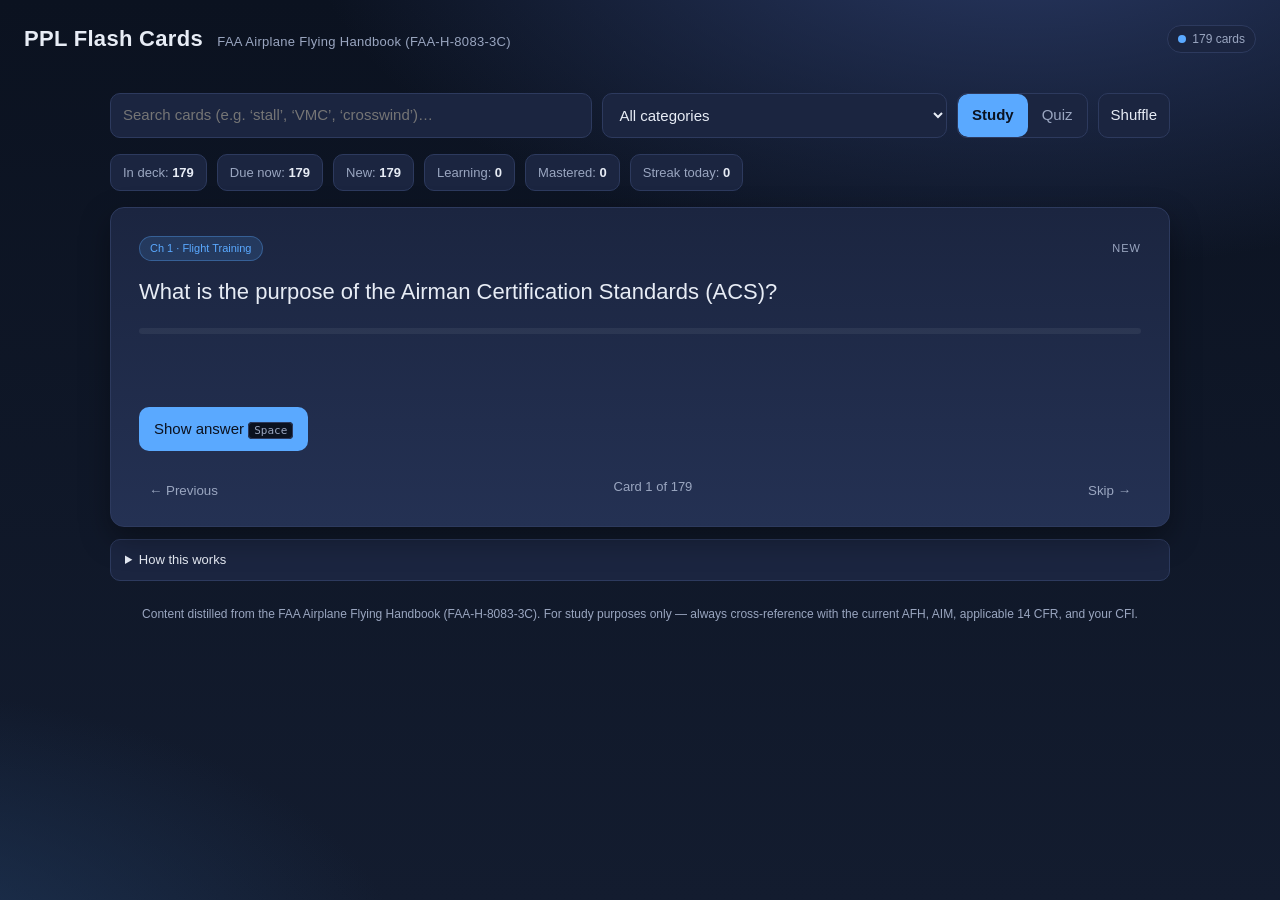
<file: faa-index.html>
<!DOCTYPE html>
<html lang="en">
<head>
<meta charset="UTF-8" />
<meta name="viewport" content="width=device-width, initial-scale=1" />
<title>PPL Flash Cards — FAA Airplane Flying Handbook</title>
<style>
  :root {
    --bg-1: #0b1220;
    --bg-2: #131c2f;
    --panel: #1b2540;
    --panel-2: #243153;
    --ink: #e7ecf5;
    --ink-dim: #9aa6c0;
    --accent: #5aa9ff;
    --accent-2: #7bd88f;
    --warn: #ffb454;
    --bad:  #ff6b6b;
    --good: #7bd88f;
    --shadow: 0 12px 30px rgba(0,0,0,.35);
    --radius: 14px;
  }
  * { box-sizing: border-box; }
  html, body { height: 100%; }
  body {
    margin: 0;
    font: 15px/1.5 -apple-system, BlinkMacSystemFont, "Segoe UI", Roboto, Helvetica, Arial, sans-serif;
    color: var(--ink);
    background:
      radial-gradient(1200px 600px at 80% -10%, #2a3a66 0%, transparent 60%),
      radial-gradient(900px 500px at -10% 110%, #1e3556 0%, transparent 60%),
      linear-gradient(180deg, var(--bg-1), var(--bg-2));
    min-height: 100vh;
  }
  header {
    padding: 22px 24px 8px;
    display: flex;
    justify-content: space-between;
    align-items: center;
    gap: 12px;
    flex-wrap: wrap;
  }
  h1 {
    margin: 0;
    font-size: 22px;
    letter-spacing: .3px;
  }
  h1 .sub {
    color: var(--ink-dim);
    font-weight: 400;
    font-size: 13px;
    margin-left: 8px;
  }
  .badge {
    display: inline-flex;
    align-items: center;
    gap: 6px;
    background: var(--panel);
    border: 1px solid #2d3a5e;
    color: var(--ink-dim);
    padding: 4px 10px;
    border-radius: 999px;
    font-size: 12px;
  }
  .badge .dot { width: 8px; height: 8px; border-radius: 50%; background: var(--accent); }
  main {
    max-width: 1100px;
    margin: 0 auto;
    padding: 14px 20px 80px;
  }
  .toolbar {
    display: grid;
    grid-template-columns: 1.4fr 1fr auto auto;
    gap: 10px;
    margin: 16px 0 16px;
  }
  @media (max-width: 760px) {
    .toolbar { grid-template-columns: 1fr 1fr; }
  }
  .toolbar input, .toolbar select, .toolbar button {
    background: var(--panel);
    color: var(--ink);
    border: 1px solid #2d3a5e;
    border-radius: 10px;
    padding: 10px 12px;
    font: inherit;
    outline: none;
    transition: border-color .15s, background .15s, transform .05s;
  }
  .toolbar input:focus, .toolbar select:focus { border-color: var(--accent); }
  .toolbar button { cursor: pointer; }
  .toolbar button:hover { background: var(--panel-2); }
  .toolbar button:active { transform: translateY(1px); }

  .mode-tabs {
    display: inline-flex;
    background: var(--panel);
    border: 1px solid #2d3a5e;
    border-radius: 10px;
    overflow: hidden;
  }
  .mode-tabs button {
    background: transparent;
    border: 0;
    color: var(--ink-dim);
    padding: 9px 14px;
    cursor: pointer;
    font: inherit;
  }
  .mode-tabs button.active {
    background: var(--accent);
    color: #0b1220;
    font-weight: 600;
  }

  .stats-row {
    display: flex;
    gap: 10px;
    flex-wrap: wrap;
    margin-bottom: 16px;
  }
  .stat {
    background: var(--panel);
    border: 1px solid #2d3a5e;
    border-radius: 10px;
    padding: 8px 12px;
    font-size: 13px;
    color: var(--ink-dim);
  }
  .stat b { color: var(--ink); }

  /* Card */
  .card-shell {
    background: linear-gradient(180deg, var(--panel) 0%, var(--panel-2) 100%);
    border: 1px solid #2d3a5e;
    border-radius: var(--radius);
    box-shadow: var(--shadow);
    padding: 28px 28px 22px;
    min-height: 320px;
    display: flex;
    flex-direction: column;
    gap: 16px;
    position: relative;
  }
  .card-meta {
    display: flex;
    justify-content: space-between;
    align-items: center;
    color: var(--ink-dim);
    font-size: 12px;
    text-transform: uppercase;
    letter-spacing: 1px;
  }
  .card-meta .chip {
    background: rgba(90,169,255,.15);
    color: var(--accent);
    border: 1px solid rgba(90,169,255,.35);
    padding: 3px 10px;
    border-radius: 999px;
    text-transform: none;
    letter-spacing: 0;
    font-size: 11px;
  }
  .card-q {
    font-size: 22px;
    line-height: 1.35;
    font-weight: 500;
  }
  .card-a {
    font-size: 16px;
    color: #d6deef;
    background: rgba(0,0,0,.18);
    border-left: 3px solid var(--accent-2);
    padding: 12px 14px;
    border-radius: 8px;
    white-space: pre-wrap;
  }
  .card-a.hidden { display: none; }
  .card-actions {
    display: flex;
    gap: 10px;
    flex-wrap: wrap;
    margin-top: auto;
  }
  .btn {
    border: 1px solid #2d3a5e;
    background: var(--panel);
    color: var(--ink);
    padding: 10px 14px;
    border-radius: 10px;
    cursor: pointer;
    font: inherit;
    font-weight: 500;
    transition: background .15s, border-color .15s, transform .05s;
  }
  .btn:hover { background: var(--panel-2); }
  .btn.primary { background: var(--accent); color: #0b1220; border-color: transparent; }
  .btn.primary:hover { filter: brightness(1.05); }
  .btn.again { background: rgba(255,107,107,.15); border-color: rgba(255,107,107,.45); color: #ffd0d0; }
  .btn.hard  { background: rgba(255,180,84,.15); border-color: rgba(255,180,84,.45); color: #ffe2b8; }
  .btn.good  { background: rgba(123,216,143,.15); border-color: rgba(123,216,143,.45); color: #d6f3df; }
  .btn.easy  { background: rgba(90,169,255,.15); border-color: rgba(90,169,255,.45); color: #c9defc; }

  .nav-row {
    display: flex;
    justify-content: space-between;
    margin-top: 10px;
    color: var(--ink-dim);
    font-size: 13px;
  }
  .nav-row button {
    background: transparent;
    border: 0;
    color: var(--ink-dim);
    cursor: pointer;
    padding: 6px 10px;
  }
  .nav-row button:hover { color: var(--ink); }

  /* Quiz */
  .quiz-shell .options {
    display: grid;
    grid-template-columns: 1fr;
    gap: 10px;
  }
  .quiz-option {
    text-align: left;
    background: var(--panel);
    border: 1px solid #2d3a5e;
    color: var(--ink);
    padding: 12px 14px;
    border-radius: 10px;
    cursor: pointer;
    font: inherit;
    transition: background .15s, border-color .15s, transform .05s;
  }
  .quiz-option:hover { background: var(--panel-2); }
  .quiz-option.correct { background: rgba(123,216,143,.18); border-color: var(--good); }
  .quiz-option.wrong   { background: rgba(255,107,107,.18); border-color: var(--bad); }
  .quiz-option:disabled { cursor: default; }

  .quiz-score {
    font-size: 14px;
    color: var(--ink-dim);
  }
  .quiz-score b.correct { color: var(--good); }
  .quiz-score b.wrong   { color: var(--bad); }

  /* Progress bar */
  .progress {
    width: 100%;
    height: 6px;
    background: rgba(255,255,255,.06);
    border-radius: 999px;
    overflow: hidden;
    margin: 6px 0 0;
  }
  .progress .bar {
    height: 100%;
    background: linear-gradient(90deg, var(--accent), var(--accent-2));
    width: 0%;
    transition: width .25s;
  }

  /* Footer */
  footer {
    color: var(--ink-dim);
    font-size: 12px;
    text-align: center;
    margin-top: 24px;
  }
  footer a { color: var(--accent); text-decoration: none; }

  /* Empty / done */
  .empty {
    background: var(--panel);
    border: 1px dashed #34416a;
    color: var(--ink-dim);
    padding: 30px;
    border-radius: var(--radius);
    text-align: center;
  }

  /* Mastery legend on card */
  .mastery {
    color: var(--ink-dim);
    font-size: 11px;
  }
  .mastery .new   { color: var(--ink-dim); }
  .mastery .learn { color: var(--warn); }
  .mastery .review{ color: var(--accent); }
  .mastery .mastered { color: var(--good); }

  kbd {
    background: #0b1220;
    border: 1px solid #2d3a5e;
    border-radius: 4px;
    padding: 1px 5px;
    font-size: 11px;
    color: var(--ink-dim);
  }

  details.help {
    margin-top: 12px;
    background: var(--panel);
    border: 1px solid #2d3a5e;
    border-radius: 10px;
    padding: 10px 14px;
    color: var(--ink-dim);
    font-size: 13px;
  }
  details.help summary { cursor: pointer; color: var(--ink); }
  details.help p { margin: 8px 0; }
</style>
</head>
<body>

<header>
  <h1>PPL Flash Cards <span class="sub">FAA Airplane Flying Handbook (FAA-H-8083-3C)</span></h1>
  <span class="badge"><span class="dot"></span><span id="deckCount">— cards</span></span>
</header>

<main>
  <div class="toolbar">
    <input id="search" type="search" placeholder="Search cards (e.g. ‘stall’, ‘VMC’, ‘crosswind’)…" />
    <select id="category">
      <option value="__all__">All categories</option>
    </select>
    <div class="mode-tabs" role="tablist" aria-label="Mode">
      <button data-mode="study" class="active">Study</button>
      <button data-mode="quiz">Quiz</button>
    </div>
    <button id="shuffleBtn" class="btn">Shuffle</button>
  </div>

  <div class="stats-row">
    <div class="stat">In deck: <b id="statDeck">0</b></div>
    <div class="stat">Due now: <b id="statDue">0</b></div>
    <div class="stat">New: <b id="statNew">0</b></div>
    <div class="stat">Learning: <b id="statLearn">0</b></div>
    <div class="stat">Mastered: <b id="statMaster">0</b></div>
    <div class="stat">Streak today: <b id="statStreak">0</b></div>
    <div class="stat" id="quizStatWrap" style="display:none;">Score: <b id="statScore">0</b> / <b id="statTotal">0</b></div>
  </div>

  <!-- Study mode -->
  <section id="studyView">
    <div class="card-shell" id="cardShell">
      <div class="card-meta">
        <span class="chip" id="cardCat">—</span>
        <span class="mastery" id="cardMastery">—</span>
      </div>
      <div class="card-q" id="cardQ">Loading…</div>
      <div class="card-a hidden" id="cardA"></div>
      <div class="progress"><div class="bar" id="progressBar"></div></div>
      <div class="card-actions" id="actionsHidden">
        <button class="btn primary" id="showAnswer">Show answer  <kbd>Space</kbd></button>
      </div>
      <div class="card-actions" id="actionsShown" style="display:none;">
        <button class="btn again" data-rate="again">Again  <kbd>1</kbd></button>
        <button class="btn hard"  data-rate="hard">Hard  <kbd>2</kbd></button>
        <button class="btn good"  data-rate="good">Good  <kbd>3</kbd></button>
        <button class="btn easy"  data-rate="easy">Easy  <kbd>4</kbd></button>
      </div>
      <div class="nav-row">
        <button id="prevBtn">← Previous</button>
        <span id="positionLabel">—</span>
        <button id="nextBtn">Skip →</button>
      </div>
    </div>
  </section>

  <!-- Quiz mode -->
  <section id="quizView" style="display:none;">
    <div class="card-shell quiz-shell">
      <div class="card-meta">
        <span class="chip" id="quizCat">—</span>
        <span class="quiz-score">Q <b id="quizIdx">0</b> · <b class="correct" id="quizCorrect">0</b> right · <b class="wrong" id="quizWrong">0</b> wrong</span>
      </div>
      <div class="card-q" id="quizQ">Loading…</div>
      <div class="options" id="quizOptions"></div>
      <div class="card-a hidden" id="quizExplain"></div>
      <div class="card-actions">
        <button class="btn primary" id="quizNext">Next question →</button>
        <button class="btn" id="quizRestart">Restart quiz</button>
      </div>
    </div>
  </section>

  <details class="help">
    <summary>How this works</summary>
    <p><b>Study mode</b> uses lightweight spaced repetition. Rate each card <i>Again</i>, <i>Hard</i>, <i>Good</i>, or <i>Easy</i>. Cards you struggle with reappear sooner; cards you master move to longer intervals. Progress is saved in your browser (<code>localStorage</code>).</p>
    <p><b>Quiz mode</b> turns the deck into a multiple-choice test, drawing distractors from other cards in the same category.</p>
    <p><b>Keyboard:</b> <kbd>Space</kbd> show answer · <kbd>1–4</kbd> rate · <kbd>←</kbd>/<kbd>→</kbd> nav · <kbd>S</kbd> shuffle</p>
    <p><b>Reset progress:</b> <button class="btn" id="resetBtn" style="padding:4px 10px;font-size:12px;">Reset all progress</button></p>
  </details>

  <footer>
    Content distilled from the FAA Airplane Flying Handbook (FAA-H-8083-3C). For study purposes only — always cross-reference with the current AFH, AIM, applicable 14 CFR, and your CFI.
  </footer>
</main>

<script>
/* =========================================================================
   PPL FLASH CARD CONTENT
   ------------------------------------------------------------------------- */
const CARDS = [
  /* ============== Ch 1: Introduction to Flight Training ============== */
  { cat: "Ch 1 · Flight Training",
    q: "What is the purpose of the Airman Certification Standards (ACS)?",
    a: "The ACS integrates the knowledge, risk management, and skill elements required for each task into a single test standard. It defines what a pilot must know, consider, and do to pass each certification test." },
  { cat: "Ch 1 · Flight Training",
    q: "Name the three primary methods of mid-air collision avoidance.",
    a: "(1) Effective visual scanning using a series of short, regularly spaced eye movements; (2) Clearing turns and proper traffic-pattern entries; (3) Using available systems (e.g., ADS-B traffic) — but never as a substitute for see-and-avoid." },
  { cat: "Ch 1 · Flight Training",
    q: "What is the role of a checklist?",
    a: "To ensure that critical items are not overlooked, especially during high-workload phases like takeoff, before landing, and emergencies. Checklists are mandatory items, not memory aids." },
  { cat: "Ch 1 · Flight Training",
    q: "What is the FAA WINGS program?",
    a: "A voluntary pilot proficiency program that satisfies the flight review requirement of 14 CFR §61.56 when a pilot completes the prescribed knowledge and flight activities at any phase level within the 24 calendar months." },
  { cat: "Ch 1 · Flight Training",
    q: "What is stall awareness, in one sentence?",
    a: "The continuous understanding that a stall is a function of angle of attack — not airspeed — and can occur at any airspeed, attitude, and power setting." },

  /* ============== Ch 2: Ground Operations ============== */
  { cat: "Ch 2 · Ground Ops",
    q: "What is the purpose of a preflight visual inspection?",
    a: "To determine that the airplane is safe and legal for the proposed flight by checking for damage, leaks, loose fasteners, control freedom and direction, fuel quantity/contamination, oil level, tire condition, and required documents." },
  { cat: "Ch 2 · Ground Ops",
    q: "What does the acronym PAVE stand for in risk management?",
    a: "Pilot – Aircraft – enVironment – External pressures. It is used during preflight to categorize and assess risks." },
  { cat: "Ch 2 · Ground Ops",
    q: "What does IMSAFE evaluate?",
    a: "Pilot fitness: Illness, Medication, Stress, Alcohol, Fatigue, Emotion / Eating." },
  { cat: "Ch 2 · Ground Ops",
    q: "How should flight controls be positioned while taxiing in a quartering headwind?",
    a: "Aileron INTO the wind (stick toward the wind), elevator NEUTRAL. ('Dive away from a tailwind, climb into a headwind.')" },
  { cat: "Ch 2 · Ground Ops",
    q: "How should flight controls be positioned while taxiing in a quartering tailwind?",
    a: "Aileron AWAY from the wind (stick away from the wind), elevator DOWN (forward). The wind is trying to lift the upwind wing and the tail." },
  { cat: "Ch 2 · Ground Ops",
    q: "What is detonation?",
    a: "An uncontrolled, explosive ignition of the fuel/air mixture inside the cylinder. Causes high cylinder pressures and temperatures; can damage the engine. Often caused by low-grade fuel, lean mixtures at high power, or excessive cylinder head temperature." },
  { cat: "Ch 2 · Ground Ops",
    q: "What is pre-ignition?",
    a: "Ignition of the fuel/air charge prior to the spark plug firing, usually caused by a hot spot in the combustion chamber (e.g., glowing carbon)." },
  { cat: "Ch 2 · Ground Ops",
    q: "Why hold the brakes and bring the throttle to idle before engine shutdown?",
    a: "Idle for a brief cool-down period stabilizes temperatures and clears any spark plug fouling; brakes prevent unexpected movement during the mixture-cut shutdown." },
  { cat: "Ch 2 · Ground Ops",
    q: "What is the proper engine-start procedure when the engine is loaded (flooded)?",
    a: "Mixture idle cutoff, throttle full open, crank engine. As it fires, retard the throttle and advance the mixture." },

  /* ============== Ch 3: Basic Flight Maneuvers ============== */
  { cat: "Ch 3 · Basic Maneuvers",
    q: "What are the Four Fundamentals of flight?",
    a: "Straight-and-level flight, turns, climbs, and descents — every maneuver is a combination of these four." },
  { cat: "Ch 3 · Basic Maneuvers",
    q: "Define 'attitude flying'.",
    a: "Controlling the airplane's attitude (pitch and bank) by reference to the natural horizon or instruments to achieve desired performance." },
  { cat: "Ch 3 · Basic Maneuvers",
    q: "What primarily controls airspeed in steady flight, and what primarily controls altitude (rate of climb/descent)?",
    a: "In conventional pitch/power thinking: pitch primarily controls airspeed and power primarily controls altitude / vertical speed in steady flight. (The AFH energy-management chapter notes both work together — see Ch 4.)" },
  { cat: "Ch 3 · Basic Maneuvers",
    q: "Why does an airplane have a tendency to turn left during takeoff and climb (with a tractor propeller)?",
    a: "The four left-turning tendencies: torque reaction, P-factor (asymmetric blade loading at high AOA), corkscrewing slipstream striking the vertical stabilizer, and gyroscopic precession (most evident in tailwheel airplanes during tail-up rotation)." },
  { cat: "Ch 3 · Basic Maneuvers",
    q: "Define 'load factor'.",
    a: "The ratio of total lift produced by the wings to the weight of the airplane (n = L/W), expressed in Gs. In level flight at 60° bank, n = 2." },
  { cat: "Ch 3 · Basic Maneuvers",
    q: "What is the relationship between angle of bank and stall speed?",
    a: "Stall speed increases with the square root of the load factor: Vs(bank) = Vs × √n. At 60° bank, n=2 and stall speed increases by ~41%." },
  { cat: "Ch 3 · Basic Maneuvers",
    q: "What is the purpose of trim?",
    a: "To relieve control pressures so the pilot can hold a desired attitude with little or no input — not to set or change attitude." },
  { cat: "Ch 3 · Basic Maneuvers",
    q: "What is adverse yaw, and how is it counteracted?",
    a: "Adverse yaw is yaw opposite the direction of roll caused by the down-going (rising) wing generating more induced drag from its deflected aileron. It is counteracted by coordinated rudder pressure in the direction of the turn." },
  { cat: "Ch 3 · Basic Maneuvers",
    q: "What is the best-glide speed used for, and what determines it?",
    a: "Best-glide speed (L/Dmax) produces the maximum gliding distance per unit of altitude lost. It is published in the POH at maximum gross weight and decreases at lower weights." },

  /* ============== Ch 4: Energy Management ============== */
  { cat: "Ch 4 · Energy Mgmt",
    q: "What are the two primary forms of energy a pilot manages?",
    a: "Kinetic energy (airspeed) and potential energy (altitude). Chemical energy (fuel) feeds them via thrust." },
  { cat: "Ch 4 · Energy Mgmt",
    q: "Which control is the primary energy-ADDING device, and which is the primary energy-EXCHANGE device?",
    a: "The throttle is the primary energy-adding device (adds/removes total mechanical energy). The elevator is the primary energy-exchange device (trades altitude for airspeed and vice versa)." },
  { cat: "Ch 4 · Energy Mgmt",
    q: "What is the danger of being slow AND low simultaneously?",
    a: "Both stores of energy are depleted, leaving the pilot with little ability to maneuver, climb, or recover from an upset or wind shear. This is the energy state most likely to lead to a stall/spin or loss of control." },
  { cat: "Ch 4 · Energy Mgmt",
    q: "Why can't the elevator alone arrest a high sink rate at low energy?",
    a: "Pulling the nose up increases AOA and induced drag; at low airspeed/power, this can deepen the deceleration and sink rate (the 'irreversible deceleration' region or back side of the power curve). Power must be added simultaneously." },
  { cat: "Ch 4 · Energy Mgmt",
    q: "State the three basic rules of energy control from AFH Chapter 4.",
    a: "(1) Manage total energy with the throttle. (2) Manage energy distribution between altitude and airspeed with the elevator. (3) When energy is low, you must add power AND lower pitch to recover." },

  /* ============== Ch 5: Maintaining Aircraft Control (UPRT) ============== */
  { cat: "Ch 5 · Slow Flight & Stalls",
    q: "What defines an 'airplane upset'?",
    a: "Unintentional pitch attitude greater than 25° nose-up or 10° nose-down, bank greater than 45°, or flight within these parameters but at airspeeds inappropriate for the conditions." },
  { cat: "Ch 5 · Slow Flight & Stalls",
    q: "Define angle of attack (AOA).",
    a: "The acute angle between the chord line of the wing and the relative wind (the direction of the airplane's motion through the air)." },
  { cat: "Ch 5 · Slow Flight & Stalls",
    q: "What is the critical angle of attack, and why does it matter?",
    a: "The AOA beyond which a wing's airflow separates and lift decreases dramatically — i.e., the wing stalls. It is the SAME angle regardless of airspeed, attitude, weight, or load factor." },
  { cat: "Ch 5 · Slow Flight & Stalls",
    q: "Describe slow flight as defined in the current AFH.",
    a: "Flight at an airspeed at which any further increase in AOA, increase in load factor, or reduction in power would result in an impending stall (no stall warning yet, or just at the edge of one). Typically 5–10 kt above stall." },
  { cat: "Ch 5 · Slow Flight & Stalls",
    q: "What are the fundamentals of stall recovery (memorize)?",
    a: "(1) Reduce AOA – pitch down. (2) Roll wings level. (3) Add appropriate thrust. (4) Return to coordinated flight, then to the desired flight path. Reducing AOA is always step ONE." },
  { cat: "Ch 5 · Slow Flight & Stalls",
    q: "What is a secondary stall?",
    a: "A stall that occurs after a recovery from a previous stall when the pilot tries to return to the original flight path or attitude too quickly, exceeding the critical AOA a second time." },
  { cat: "Ch 5 · Slow Flight & Stalls",
    q: "What is an accelerated stall?",
    a: "A stall that occurs at a higher than published 1-G stall speed because of increased load factor — typically caused by abrupt or excessive control inputs in turns, pull-ups, or recoveries from steep dives." },
  { cat: "Ch 5 · Slow Flight & Stalls",
    q: "What is a cross-control stall and when is it most dangerous?",
    a: "A stall in a slip or skid with crossed controls (e.g., rudder one direction, aileron the other). Most dangerous in the base-to-final turn, where it can produce a sudden roll/spin entry with minimal altitude to recover." },
  { cat: "Ch 5 · Slow Flight & Stalls",
    q: "Describe an elevator trim stall.",
    a: "Demonstrated during a go-around: with full nose-up trim from approach, adding full power produces a strong pitch-up. If the pilot fails to push forward and retrim, the airplane can pitch into a stall." },
  { cat: "Ch 5 · Slow Flight & Stalls",
    q: "What two conditions are required for a spin?",
    a: "The airplane must be (1) stalled and (2) yawed (uncoordinated). A wing must remain stalled throughout the spin." },
  { cat: "Ch 5 · Slow Flight & Stalls",
    q: "List the four phases of a spin.",
    a: "Entry, Incipient, Developed (fully developed), and Recovery." },
  { cat: "Ch 5 · Slow Flight & Stalls",
    q: "Give the standard PARE spin-recovery acronym.",
    a: "Power – idle; Ailerons – neutral; Rudder – full opposite the rotation; Elevator – briskly forward to break the stall. After rotation stops, neutralize rudder and recover from the dive. Always consult the POH." },
  { cat: "Ch 5 · Slow Flight & Stalls",
    q: "How does a spiral dive differ from a spin?",
    a: "A spiral dive is NOT stalled — the wings are still flying. Airspeed and G load rapidly increase. Recovery: REDUCE power, roll wings level, then smoothly pull out of the dive (avoid abrupt pull-ups that can over-G the airframe)." },
  { cat: "Ch 5 · Slow Flight & Stalls",
    q: "Name the three categories of factors that can lead to an upset.",
    a: "Environmental (turbulence, wake, icing, wind shear); Mechanical (system failure, autopilot anomaly); Human (IMC, distraction, task saturation, sensory issues, spatial disorientation, startle response)." },

  /* ============== Ch 6: Takeoffs & Departure Climbs ============== */
  { cat: "Ch 6 · Takeoffs",
    q: "Define Vx and Vy.",
    a: "Vx = best ANGLE of climb (most altitude per unit of horizontal distance — used to clear obstacles). Vy = best RATE of climb (most altitude per unit of time)." },
  { cat: "Ch 6 · Takeoffs",
    q: "What happens to Vx and Vy as altitude increases?",
    a: "Vx increases (indicated) and Vy decreases. They converge at the absolute ceiling, where rate of climb equals zero." },
  { cat: "Ch 6 · Takeoffs",
    q: "Describe a normal takeoff roll.",
    a: "Apply power smoothly while keeping the airplane straight with rudder. Maintain a takeoff/climb attitude after rotation. Allow airspeed to build to Vy (or Vx if obstacles)." },
  { cat: "Ch 6 · Takeoffs",
    q: "Describe a crosswind takeoff.",
    a: "Begin with full aileron INTO the wind. As airspeed increases, gradually reduce aileron deflection while keeping the upwind wing slightly low. Use rudder to keep the airplane straight. Rotate slightly above normal liftoff speed, then establish a wind correction angle (crab) for climb." },
  { cat: "Ch 6 · Takeoffs",
    q: "Describe a short-field takeoff.",
    a: "Use the full runway. Set flaps per POH (often takeoff flaps). Hold brakes, apply full power, check engine instruments, release brakes. Rotate at the recommended speed, climb at Vx until clear of obstacles, then transition to Vy and retract flaps." },
  { cat: "Ch 6 · Takeoffs",
    q: "Describe a soft-field takeoff.",
    a: "Keep the airplane moving — do NOT stop on the soft surface. Full aft elevator to transfer weight to the main gear. Apply full power smoothly. Lift off in ground effect at the lowest possible speed, then level off in ground effect to accelerate to Vx or Vy before climbing out." },
  { cat: "Ch 6 · Takeoffs",
    q: "What is 'ground effect' and where is it strongest?",
    a: "A reduction in induced drag (and a change in pitching moment) caused by the proximity of the wing to the surface. It is strongest within one wingspan of the ground." },
  { cat: "Ch 6 · Takeoffs",
    q: "What is the danger of lifting off prematurely in ground effect on a short field?",
    a: "The airplane may not accelerate enough above ground effect to climb out; the additional drag at low altitude can prevent obstacle clearance and even lead to a stall or settling." },
  { cat: "Ch 6 · Takeoffs",
    q: "Define a rejected takeoff (RTO).",
    a: "Abandoning the takeoff before liftoff (or shortly after) because of engine, system, or environmental issues. Reduce power, apply brakes, maintain directional control, and turn off the runway if able." },

  /* ============== Ch 7: Ground Reference Maneuvers ============== */
  { cat: "Ch 7 · Ground Reference",
    q: "What is the purpose of ground reference maneuvers?",
    a: "To develop the pilot's ability to maneuver the airplane while dividing attention between the flight path, ground references, and other traffic — primarily for wind-correction skills used in traffic patterns." },
  { cat: "Ch 7 · Ground Reference",
    q: "At what altitude are ground reference maneuvers normally flown?",
    a: "Generally 600–1,000 ft AGL — low enough that drift is perceptible but high enough to allow a safe recovery from emergencies and clear obstacles." },
  { cat: "Ch 7 · Ground Reference",
    q: "What is the relationship between groundspeed and bank angle in a turn around a point?",
    a: "Higher groundspeed (tailwind portion) requires steeper bank to maintain a constant radius. Lower groundspeed (headwind portion) requires shallower bank." },
  { cat: "Ch 7 · Ground Reference",
    q: "Describe a rectangular course.",
    a: "Fly equal distances on each side of a rectangle (like a traffic pattern). Crab into the wind on the upwind/downwind legs to track straight; vary bank angle in turns based on groundspeed." },
  { cat: "Ch 7 · Ground Reference",
    q: "Describe S-turns across a road.",
    a: "Fly a series of equal semicircles on opposite sides of a road, perpendicular to the wind. Steepest bank at the points of greatest groundspeed (tailwind crossings), shallowest at headwind crossings." },
  { cat: "Ch 7 · Ground Reference",
    q: "What is the defining feature of eights-on-pylons (a Commercial maneuver)?",
    a: "The pilot flies at the 'pivotal altitude' so that the line-of-sight reference from the pilot to the pylon remains parallel to the lateral axis of the airplane. Pivotal altitude = groundspeed² / 11.3 (kt) or /15 (mph)." },

  /* ============== Ch 8: Airport Traffic Patterns ============== */
  { cat: "Ch 8 · Traffic Patterns",
    q: "Name the five legs of a standard airport traffic pattern.",
    a: "Departure (upwind), crosswind, downwind, base, and final approach." },
  { cat: "Ch 8 · Traffic Patterns",
    q: "What is the standard pattern altitude for general aviation airplanes?",
    a: "Typically 1,000 ft AGL (1,500 ft AGL for large/turbine aircraft), unless otherwise specified by the AFD/Chart Supplement." },
  { cat: "Ch 8 · Traffic Patterns",
    q: "What is the standard traffic-pattern direction?",
    a: "Left turns, unless otherwise indicated (right traffic indicated by L-shaped traffic indicators, segmented circle, or chart notation)." },
  { cat: "Ch 8 · Traffic Patterns",
    q: "Recommended entry to a non-towered airport pattern?",
    a: "Enter the downwind at pattern altitude on a 45° angle abeam the midpoint of the runway, after overflying the airport (if needed) at least 500 ft above pattern altitude to check the wind sock and traffic." },
  { cat: "Ch 8 · Traffic Patterns",
    q: "What CTAF self-announce calls are recommended at non-towered airports?",
    a: "10 miles inbound, entering the downwind, turning base, turning final, and clear of the runway. Use the airport name on both the opening and closing of every call." },
  { cat: "Ch 8 · Traffic Patterns",
    q: "Why is the base-to-final turn statistically the most dangerous in the pattern?",
    a: "Many stall/spin accidents happen here from overshooting final, the pilot's instinct to tighten the turn with rudder ('skid'), and the resulting uncoordinated cross-control stall at low altitude with no recovery room." },

  /* ============== Ch 9: Approaches & Landings ============== */
  { cat: "Ch 9 · Approach & Land",
    q: "What is a stabilized approach?",
    a: "An approach in which the airplane is on the proper glidepath at the correct airspeed and descent rate, in landing configuration with proper trim and power, with only small adjustments required. The approach must be stabilized by a specified gate (e.g., 500–1,000 ft AGL) or a go-around is required." },
  { cat: "Ch 9 · Approach & Land",
    q: "Name the four phases of a normal landing.",
    a: "Base leg, final approach, round out (flare), and touchdown / after-landing roll." },
  { cat: "Ch 9 · Approach & Land",
    q: "What is the recommended final approach speed for a normal landing?",
    a: "Typically 1.3 × Vso (Vref) with full flaps — adjusted for wind and gusts (commonly add half the gust factor)." },
  { cat: "Ch 9 · Approach & Land",
    q: "Describe the round out (flare).",
    a: "A smooth, gradual transition from the final-approach descent to a nose-slightly-high attitude that arrests the descent and bleeds off airspeed, allowing a soft touchdown on the main gear." },
  { cat: "Ch 9 · Approach & Land",
    q: "Describe a crosswind approach using the wing-low (sideslip) method.",
    a: "Lower the upwind wing to stop drift, hold the longitudinal axis aligned with the runway with opposite rudder, and touch down on the upwind main wheel first, followed by the other main, then the nose." },
  { cat: "Ch 9 · Approach & Land",
    q: "What is a forward slip to a landing?",
    a: "An uncoordinated maneuver in which the airplane's longitudinal axis is NOT aligned with the flight path — used to lose altitude rapidly without increasing airspeed. Aileron one direction, opposite rudder. Useful when high on final, especially without flaps." },
  { cat: "Ch 9 · Approach & Land",
    q: "What is the difference between a slip and a skid?",
    a: "Slip: bank angle is too great for the rate of turn; ball is on the inside (low) of the turn. Skid: rate of turn is too great for the bank angle; ball is on the OUTSIDE (high). The skidding turn is the deadly one near the ground (stall → spin)." },
  { cat: "Ch 9 · Approach & Land",
    q: "What causes a bounced landing, and how is it recovered?",
    a: "Cause: touchdown at excessive descent rate or with too much airspeed/flat attitude. Recovery (small bounce): add a little power and re-establish the landing attitude. Large bounce: go around." },
  { cat: "Ch 9 · Approach & Land",
    q: "What is porpoising?",
    a: "Successive bounces caused by touching down nose-wheel-first, which springs the airplane back into the air. Each bounce gets worse if not corrected. The proper response is generally to go around." },
  { cat: "Ch 9 · Approach & Land",
    q: "What is wheelbarrowing?",
    a: "Excessive forward elevator pressure after touchdown causing weight to transfer to the nose wheel — reducing main-wheel friction and directional control. May lead to loss of directional control or nose-gear damage." },
  { cat: "Ch 9 · Approach & Land",
    q: "Describe a go-around in three priorities.",
    a: "(1) Power – full power. (2) Attitude – establish a climb pitch attitude (Vy / obstacle Vx if needed). (3) Configuration – flaps to recommended setting, then positive climb confirmed, gear up if retractable, remaining flaps in stages." },
  { cat: "Ch 9 · Approach & Land",
    q: "What is hydroplaning, and what are its three types?",
    a: "A loss of tire-to-runway contact caused by water/fluid on the runway. Types: dynamic (standing water), reverted rubber (locked tire on wet surface generates steam), and viscous (thin film on smooth surface)." },
  { cat: "Ch 9 · Approach & Land",
    q: "Estimate the speed at which dynamic hydroplaning begins.",
    a: "Approximately 9 × √(tire pressure in psi). E.g., 30 psi tire → ~49 knots." },
  { cat: "Ch 9 · Approach & Land",
    q: "What is a short-field landing?",
    a: "An approach at the slowest safe airspeed (per POH) with full flaps, aiming for a specific touchdown point with minimal float; firm touchdown on the mains, immediate maximum braking, and full aft elevator." },
  { cat: "Ch 9 · Approach & Land",
    q: "What is a soft-field landing?",
    a: "A normal-speed approach with full flaps; transfer weight to the mains gently and hold the nose wheel OFF the surface as long as possible with aft elevator. Keep some power in to soften touchdown; avoid braking." },

  /* ============== Ch 10: Performance Maneuvers ============== */
  { cat: "Ch 10 · Performance",
    q: "Describe a steep turn (Private ACS).",
    a: "A 360° (or two 360°s) coordinated level turn at 45° bank, maintaining altitude ±100 ft, airspeed ±10 kt, bank ±5°, and rolling out within 10° of entry heading." },
  { cat: "Ch 10 · Performance",
    q: "Why does a steep turn require additional back pressure and power?",
    a: "Load factor (n=1/cosθ) increases stall speed and induced drag at higher bank angles. Back pressure increases AOA to maintain lift; power compensates for added induced drag to hold altitude/airspeed." },
  { cat: "Ch 10 · Performance",
    q: "What is a chandelle (Commercial maneuver)?",
    a: "A maximum-performance 180° climbing turn beginning from level flight and ending in a wings-level near-stall flight condition at the 180° point. Bank is established in the first 90°, pitch continuously increases for the second 90°." },
  { cat: "Ch 10 · Performance",
    q: "What is a lazy eight (Commercial)?",
    a: "Two 180° turns in opposite directions with continuously changing pitch and bank, forming a figure-eight on the horizon. Pitch and bank reach maximum at the 45° points; airspeed is minimum at the 90° points." },

  /* ============== Ch 11: Night Operations ============== */
  { cat: "Ch 11 · Night Ops",
    q: "How long does it take the eyes to fully adapt to darkness?",
    a: "Approximately 30 minutes for the rods to reach maximum sensitivity. Bright light exposure resets adaptation in seconds." },
  { cat: "Ch 11 · Night Ops",
    q: "What is the 'night blind spot'?",
    a: "An area of low cone density at the center of vision (fovea) that is essentially blind at night. Pilots should use off-center viewing (look 5–10° to the side) to detect dim objects." },
  { cat: "Ch 11 · Night Ops",
    q: "Why is supplemental oxygen valuable at night even at moderate altitudes?",
    a: "Night vision deteriorates noticeably above ~5,000 ft MSL due to hypoxia. Using oxygen at night above 5,000 ft can improve vision." },
  { cat: "Ch 11 · Night Ops",
    q: "What is autokinesis?",
    a: "A visual illusion in which a single, stationary point of light appears to move when stared at for several seconds. Counter by frequently shifting your gaze." },
  { cat: "Ch 11 · Night Ops",
    q: "How can a wide runway lead to a landing illusion?",
    a: "A wider-than-normal runway can make the airplane appear lower than it actually is, causing the pilot to fly a high approach and flare too high (and stall or hard-land)." },
  { cat: "Ch 11 · Night Ops",
    q: "How can a narrow runway create a landing illusion?",
    a: "A narrower-than-normal runway can make the airplane appear higher than it actually is, leading to a low approach with risk of obstacle/terrain impact short of the runway." },
  { cat: "Ch 11 · Night Ops",
    q: "What lighting items are required for night flight (14 CFR §91.205)?",
    a: "Position lights, anti-collision lights, one electric landing light (if for hire), adequate source of electricity, spare fuses (or 3 of each replaceable type). Plus daytime VFR items." },

  /* ============== Ch 12: Complex Airplanes ============== */
  { cat: "Ch 12 · Complex",
    q: "What defines a 'complex' airplane?",
    a: "An airplane with retractable landing gear, flaps, AND a controllable-pitch propeller (or, for jets/turbines, FADEC). A high-performance airplane is one with an engine of more than 200 horsepower." },
  { cat: "Ch 12 · Complex",
    q: "What is the principal benefit of flaps?",
    a: "They increase the wing's camber (and, on some types, area) to provide more lift and drag at low speeds — allowing slower approach speeds, steeper descents without speed gain, and shorter landing rolls." },
  { cat: "Ch 12 · Complex",
    q: "How does a constant-speed propeller work?",
    a: "A governor uses oil pressure to vary blade pitch to maintain a pilot-selected RPM. With higher loads it increases pitch (coarser); with lower loads it decreases pitch (finer)." },
  { cat: "Ch 12 · Complex",
    q: "When changing power with a constant-speed prop, what is the proper sequence?",
    a: "Increasing power: PROP first (to high RPM), then THROTTLE up. Decreasing power: THROTTLE back first, then PROP. The rule is to keep manifold pressure (MAP) at or below RPM/100 limits per the POH." },
  { cat: "Ch 12 · Complex",
    q: "What is the purpose of turbocharging?",
    a: "To maintain sea-level manifold pressure (or higher) at altitude by compressing intake air using exhaust-driven turbines — restoring engine power that would otherwise be lost as air density decreases." },
  { cat: "Ch 12 · Complex",
    q: "What is the purpose of landing gear safety devices like the squat switch?",
    a: "To prevent gear retraction when weight is on the wheels (on the ground) — preventing inadvertent gear-up retractions while taxiing." },

  /* ============== Ch 13: Multiengine (V-speed knowledge useful to PPL) ============== */
  { cat: "Ch 13 · Multiengine basics",
    q: "Define Vmc.",
    a: "Vmc is the minimum airspeed at which an airplane is controllable with the critical engine inoperative (and other specific conditions: max takeoff power, gear up, flaps takeoff, propeller windmilling or feathered as certified, CG aft limit, etc.) — marked by a red radial line on most twin ASIs." },
  { cat: "Ch 13 · Multiengine basics",
    q: "What is the 'critical engine'?",
    a: "The engine whose failure most adversely affects performance and handling. On most US conventional twins (both props turning clockwise), it is the LEFT engine because of P-factor on the right engine's down-going blade producing a longer moment arm." },

  /* ============== Ch 14: Tailwheel ============== */
  { cat: "Ch 14 · Tailwheel",
    q: "Why are tailwheel airplanes 'directionally unstable' on the ground?",
    a: "Because the center of gravity is BEHIND the main gear. Any deviation from straight tracking creates a moment that tends to amplify the swing — requiring active rudder/brake corrections to prevent a ground loop." },
  { cat: "Ch 14 · Tailwheel",
    q: "What is a wheel landing (tailwheel)?",
    a: "A landing made on the main wheels first in a slightly nose-level attitude at higher airspeed, with forward elevator pressure to pin the mains down. The tail is lowered as airspeed decreases." },
  { cat: "Ch 14 · Tailwheel",
    q: "What is a three-point landing?",
    a: "A full-stall landing with all three wheels touching simultaneously in a tail-low attitude — slowest possible touchdown speed." },
  { cat: "Ch 14 · Tailwheel",
    q: "What is a ground loop?",
    a: "An uncontrolled, rapid horizontal rotation about the vertical axis on the ground, usually in tailwheel airplanes, often resulting in wingtip or gear damage. Caused by poor directional control on landing or rollout." },

  /* ============== Ch 18: Emergency Procedures ============== */
  { cat: "Ch 18 · Emergencies",
    q: "What is the FIRST action after any in-flight emergency?",
    a: "Fly the airplane — Aviate, Navigate, Communicate. Establish best-glide speed (or appropriate emergency airspeed) and a positive flight path." },
  { cat: "Ch 18 · Emergencies",
    q: "What is the priority order in a forced landing?",
    a: "(1) Maintain aircraft control (best glide). (2) Pick the best available landing site. (3) Run the engine-failure checklist / attempt restart. (4) Declare and squawk 7700. (5) Configure and land." },
  { cat: "Ch 18 · Emergencies",
    q: "Standard emergency squawk codes?",
    a: "7500 – hijacking; 7600 – lost communication; 7700 – general emergency." },
  { cat: "Ch 18 · Emergencies",
    q: "Engine failure on takeoff — the cardinal rule.",
    a: "Below a safe altitude (generally below ~500–700 ft AGL): land STRAIGHT AHEAD, with only small turns to avoid obstacles. The 'impossible turn' back to the runway is rarely successful and is a leading cause of stall/spin accidents." },
  { cat: "Ch 18 · Emergencies",
    q: "What is the proper response to an engine fire in flight?",
    a: "Mixture: idle cutoff. Fuel selector: OFF. Master: as required (per POH). Cabin heat/air: closed (to prevent smoke). Descend at higher airspeed to keep flames away from the cabin and attempt to extinguish. Land as soon as possible." },
  { cat: "Ch 18 · Emergencies",
    q: "What is the recommended approach for landing on water (ditching)?",
    a: "Land into the wind in light winds; align with the swells (parallel to crests) in heavy seas. Touch down on the rear of a swell, in a nose-high, slightly tail-low attitude at minimum forward speed. Doors slightly cracked to prevent jamming." },
  { cat: "Ch 18 · Emergencies",
    q: "What is the proper response to electrical fire / smoke in the cockpit?",
    a: "Master switch OFF, all electrical loads off, then bring essential items back online one at a time if needed, while ventilating and preparing to land." },
  { cat: "Ch 18 · Emergencies",
    q: "How do you handle a flap failure (asymmetric or split flaps)?",
    a: "Stop flap movement immediately. Use ailerons to maintain wings level and counter the rolling moment. Higher approach speed, plan for a longer landing rollout, and fly a wider/longer pattern with no further flap movement." },
  { cat: "Ch 18 · Emergencies",
    q: "What is partial-power loss procedure?",
    a: "Establish best-glide speed in case it becomes a full failure, head toward a suitable landing area, troubleshoot (carb heat, mixture, fuel selector, primer locked, mags), and declare an emergency. Never assume partial power will get you home." },

  /* ============== AERODYNAMICS / GENERAL (cross-chapter foundations) ============== */
  { cat: "Aerodynamics",
    q: "Name the four forces acting on an airplane in flight.",
    a: "Lift, Weight, Thrust, Drag. In unaccelerated flight: Lift = Weight, Thrust = Drag." },
  { cat: "Aerodynamics",
    q: "What two components make up total drag, and how do they vary with airspeed?",
    a: "Parasite drag (skin friction, form, interference) increases with the SQUARE of airspeed. Induced drag (a byproduct of lift) DECREASES as airspeed increases. Total drag is minimum at L/Dmax." },
  { cat: "Aerodynamics",
    q: "What is the 'region of reversed command' (back side of the power curve)?",
    a: "The airspeed regime below L/Dmax where additional power is required to fly slower in level flight (more induced drag). Pitch and power roles are 'reversed' from intuition." },
  { cat: "Aerodynamics",
    q: "Define center of gravity (CG) and explain its importance.",
    a: "The point at which the airplane's weight is considered to be concentrated. CG position affects stability and control — forward CG = more stable but harder to flare; aft CG = less stable, lower stall speed, but risk of stall/spin and reduced recovery margin." },
  { cat: "Aerodynamics",
    q: "What is dihedral and what is its effect?",
    a: "The upward angle of the wings from root to tip. Dihedral produces lateral stability — when a wing drops, it presents a greater AOA to the relative wind, generating a restoring rolling moment." },
  { cat: "Aerodynamics",
    q: "What is the relationship between true airspeed (TAS) and indicated airspeed (IAS)?",
    a: "TAS is the airplane's actual speed through the air mass. IAS is what the ASI reads; it must be corrected for installation/instrument error (CAS), then for non-standard density to obtain TAS. TAS ≈ IAS at sea level standard; TAS exceeds IAS as altitude/temperature increase." },
  { cat: "Aerodynamics",
    q: "What is Mach buffet? (concept relevant to high-altitude/jet operations)",
    a: "High-speed buffet from shock-wave-induced flow separation on the wing as airflow over portions of the wing approaches/exceeds the speed of sound. Becomes a concern at high altitudes where Mmo is more limiting than Vmo." },

  /* ============== WEATHER & DECISION (lightly covered in AFH; key for PPL) ============== */
  { cat: "Weather & ADM",
    q: "What does ADM stand for and what does it focus on?",
    a: "Aeronautical Decision-Making — a systematic approach to consistently determining the best course of action in response to a given set of circumstances. Focuses on identifying hazards, assessing risk, and using mitigations." },
  { cat: "Weather & ADM",
    q: "List the five hazardous attitudes and their antidotes.",
    a: "Anti-Authority → 'Follow the rules; they're usually right.' Impulsivity → 'Not so fast; think first.' Invulnerability → 'It could happen to me.' Macho → 'Taking chances is foolish.' Resignation → 'I'm not helpless; I can make a difference.'" },
  { cat: "Weather & ADM",
    q: "What is the DECIDE model?",
    a: "Detect a change, Estimate the need to react, Choose a desirable outcome, Identify actions, Do the necessary action, Evaluate the effect." },
  { cat: "Weather & ADM",
    q: "What is the '3-P' model?",
    a: "Perceive – Process – Perform. A continuous loop used during all phases of flight to manage risk." },
  { cat: "Weather & ADM",
    q: "What is the danger of 'get-there-itis'?",
    a: "An external pressure that biases the pilot toward continuing into deteriorating weather, marginal performance, or fatigue — overriding safer alternatives like diverting or staying overnight." },
  { cat: "Weather & ADM",
    q: "What is wake turbulence avoidance for a small airplane landing behind a heavy?",
    a: "Stay AT OR ABOVE the heavier airplane's flight path. Land BEYOND its touchdown point. Wake sinks at about 300–500 fpm and levels off about 900 ft below the generating aircraft." },
  { cat: "Weather & ADM",
    q: "What is wind shear, and what are common indicators?",
    a: "A sudden, drastic change in wind speed and/or direction over a short distance. Indicators: thunderstorms/microbursts, frontal passages, temperature inversions, virga, blowing dust/rings of dust, large IAS fluctuations on approach." },

  /* ============== VFR / CFR knowledge sprinkled (foundational) ============== */
  { cat: "Regulations (foundational)",
    q: "Recency-of-experience to carry passengers (day VFR)?",
    a: "Within the preceding 90 days, 3 takeoffs and 3 landings to a full stop in an aircraft of the same category, class, and type (if required). (14 CFR §61.57(a))" },
  { cat: "Regulations (foundational)",
    q: "Recency-of-experience to carry passengers at night?",
    a: "Within the preceding 90 days, 3 takeoffs and 3 LANDINGS TO A FULL STOP at night (1 hr after sunset to 1 hr before sunrise). (14 CFR §61.57(b))" },
  { cat: "Regulations (foundational)",
    q: "What is required for a flight review?",
    a: "A minimum of 1 hour ground training and 1 hour flight training within the preceding 24 calendar months, with an authorized instructor (14 CFR §61.56). May be satisfied by WINGS phase completion." },
  { cat: "Regulations (foundational)",
    q: "Fuel required for VFR day cross-country flight?",
    a: "Enough fuel to fly to the first point of intended landing AND, assuming normal cruising speed, to fly thereafter for at least 30 minutes (14 CFR §91.151). 45 minutes for VFR night." },
  { cat: "Regulations (foundational)",
    q: "Required preflight action items (per 14 CFR §91.103)?",
    a: "Weather reports/forecasts, fuel requirements, alternatives if the flight cannot be completed as planned, traffic delays, and (for IFR or any flight not in vicinity of an airport) runway lengths and takeoff/landing distance data." },
  { cat: "Regulations (foundational)",
    q: "Minimum safe altitudes over congested areas vs. other areas (91.119)?",
    a: "Congested: 1,000 ft above the highest obstacle within 2,000 ft horizontal. Other than congested: 500 ft AGL. Open water / sparsely populated: not closer than 500 ft to any person, vessel, vehicle, or structure. Plus an altitude allowing emergency landing without undue hazard at all times." },
  { cat: "Regulations (foundational)",
    q: "Basic VFR weather minimums in Class E below 10,000 MSL?",
    a: "3 statute miles visibility; cloud clearances of 500 ft below, 1,000 ft above, 2,000 ft horizontal." },
  { cat: "Regulations (foundational)",
    q: "What documents must be on board the airplane (ARROW)?",
    a: "Airworthiness certificate, Registration, Radio license (if international), Operating limitations (POH/AFM, placards, markings), Weight & balance data. (Sometimes taught as 'AROW' domestically.)" },

  /* ============== Cross-country / navigation foundations ============== */
  { cat: "Navigation & XC",
    q: "What is dead reckoning?",
    a: "Navigation by computing position from a known starting point using heading, airspeed, time, and wind — independent of external references." },
  { cat: "Navigation & XC",
    q: "What is pilotage?",
    a: "Navigation by visual reference to ground features identified on a sectional chart." },
  { cat: "Navigation & XC",
    q: "What information is on a standard sectional aeronautical chart legend?",
    a: "Airport details (towered/non-towered, runway length, lighting, services), navaids and frequencies, airspace boundaries and floors/ceilings, obstructions, terrain, and special use airspace." },
  { cat: "Navigation & XC",
    q: "How are true course and magnetic course related?",
    a: "Magnetic course = True course ± variation (East subtract, West add — 'East is least, West is best')." },
  { cat: "Navigation & XC",
    q: "Define groundspeed.",
    a: "The airplane's speed over the ground — TAS adjusted for the wind component along the course." },

  /* ============== Systems sprinkled (airworthiness / engine / pitot-static) ============== */
  { cat: "Systems",
    q: "What does carburetor ice form from, and what conditions favor it?",
    a: "Fuel vaporization and pressure drop in the carburetor venturi cool the air, condensing and freezing moisture. Most prevalent at temperatures between roughly 20°F and 70°F (–7°C to 21°C) with high humidity — even on a warm day." },
  { cat: "Systems",
    q: "What does applying carburetor heat do, and what is its initial effect on engine performance?",
    a: "It routes warm, unfiltered air to the carb to melt/prevent ice. It initially produces a slight drop in RPM/MAP because hot air is less dense (richer mixture) — followed by a slight rise as ice melts, then a return to normal." },
  { cat: "Systems",
    q: "What three instruments rely on the pitot-static system?",
    a: "Airspeed indicator (pitot + static), altimeter (static only), and vertical speed indicator (static only)." },
  { cat: "Systems",
    q: "What happens if the static port becomes blocked but the pitot remains clear?",
    a: "Altimeter freezes at the altitude where blockage occurred. VSI reads zero. ASI reads low when climbing and high when descending below the blockage altitude." },
  { cat: "Systems",
    q: "Which gyroscopic instruments are vacuum-driven and which are typically electric in a traditional six-pack?",
    a: "Vacuum-driven: attitude indicator and heading indicator. Electric: turn coordinator. (Many modern airplanes mix these — verify the specific airplane.)" },
  { cat: "Systems",
    q: "How does a magneto provide ignition independent of the electrical system?",
    a: "It is a self-contained AC generator that produces high-voltage spark via a rotating magnet, coil, and breaker points — requires no battery once the engine is turning." },
  { cat: "Systems",
    q: "Why is the mixture leaned at altitude?",
    a: "Less dense air at altitude makes the fuel/air mixture progressively richer at a given throttle setting. Leaning restores proper stoichiometry, prevents fouling, and produces best power or best economy per POH." },

  /* Additional polish cards */
  { cat: "Ch 5 · Slow Flight & Stalls",
    q: "What recovery action best avoids a secondary stall?",
    a: "Reduce AOA assertively but smoothly, return to coordinated wings-level flight, and only then return to the original altitude — don't try to immediately climb back, which can re-stall the wing." },
  { cat: "Ch 9 · Approach & Land",
    q: "What does it mean to 'fly the airplane onto the runway' versus 'land it'?",
    a: "Flying it onto the runway means touching down at higher than necessary speed without a proper round out — common error that can cause wheelbarrowing, porpoising, or runway excursions. Always complete the round out to the appropriate landing attitude." },
  { cat: "Ch 6 · Takeoffs",
    q: "What is rotation speed (Vr) for a typical light single?",
    a: "The airspeed at which the pilot smoothly applies back pressure to lift the nose for takeoff. In light singles, it is typically just above the stall speed for the configuration — published in the POH (often a few knots below liftoff speed)." },
  { cat: "Ch 8 · Traffic Patterns",
    q: "What does a 'L-shaped' tetrahedron or wind tee indicate at a non-towered airport?",
    a: "It indicates the direction of takeoff and landing. Combined with the segmented circle's traffic-pattern indicators, it shows the standard pattern direction for each runway." },
  { cat: "Aerodynamics",
    q: "Why does an airplane sink in a steep, uncoordinated turn?",
    a: "Increased load factor at high bank raises stall speed and induced drag. If the pilot fails to add back pressure (and power), vertical lift decreases and the airplane descends. Excessive bank with inadequate G can also bring the wing close to the critical AOA." },
  { cat: "Aerodynamics",
    q: "What is the difference between maneuvering speed (Va) and never-exceed speed (Vne)?",
    a: "Va: maximum speed at which abrupt full deflection of any single primary flight control will not over-stress the airframe (the wing will stall first). Vne: speed never to be exceeded under any circumstances — red radial line on ASI." },
  { cat: "Aerodynamics",
    q: "Why does Va decrease at lower weights?",
    a: "Va is the speed at which the stall AOA produces the airplane's design limit load factor. At lower weights, less airspeed is required to reach the same load factor — so Va is lower at lower weights." },
  { cat: "Ch 18 · Emergencies",
    q: "What is the standard distress emergency frequency for VHF radio?",
    a: "121.5 MHz. Use 'Mayday, Mayday, Mayday' for distress (immediate danger), 'Pan-Pan, Pan-Pan, Pan-Pan' for urgency." },
  { cat: "Ch 18 · Emergencies",
    q: "What is the proper response to a runaway electric trim?",
    a: "Override with hand pressure on the controls, disconnect the autopilot (if engaged), pull the trim circuit breaker / disable the trim system per POH, and re-trim manually." },
  { cat: "Weather & ADM",
    q: "What is CRM/SRM?",
    a: "CRM = Crew Resource Management (multi-pilot); SRM = Single-Pilot Resource Management. The art of managing all resources — internal (your skills, ADM, automation knowledge) and external (ATC, passengers, charts, instruments) — to fly safely." },
  { cat: "Navigation & XC",
    q: "How do you compute time, fuel, and distance using the E6B or electronic equivalent?",
    a: "Time = Distance / Groundspeed. Fuel = Time × Fuel Burn Rate. Plan with calculated wind components from forecast winds aloft, and apply leg-by-leg corrections in flight." },
  { cat: "Systems",
    q: "What is the function of an alternator versus a generator?",
    a: "Both convert mechanical energy to electrical energy. Alternators produce AC rectified to DC and can produce useful output at idle RPM — they are lighter and more common in modern airplanes. Generators produce DC directly but require higher RPM to put out adequate current." },
  { cat: "Ch 12 · Complex",
    q: "What is propeller 'feathering' on a multiengine airplane?",
    a: "Rotating the blades to ~90° to the direction of flight, parallel to the airstream, to minimize drag on a failed engine. Single-engine training airplanes generally cannot feather." },
  { cat: "Ch 5 · Slow Flight & Stalls",
    q: "Why does an AOA indicator improve safety over an airspeed indicator alone?",
    a: "It shows the wing's actual margin to the critical AOA directly — independent of weight, bank, G load, or density altitude. The ASI only correlates with stall AOA at one specific weight and 1 G." },
  { cat: "Ch 11 · Night Ops",
    q: "What night illusion is associated with sloped terrain or upsloping runways?",
    a: "An upsloping runway/terrain can create the illusion that the airplane is higher than it actually is, leading to a low approach. A downsloping runway creates the opposite illusion." },
  { cat: "Ch 8 · Traffic Patterns",
    q: "What altitude should you remain at before descending to pattern altitude when overflying a non-towered airport?",
    a: "At least 500 ft above pattern altitude (typically 1,500 ft AGL or higher), to remain clear of in-pattern traffic until established on the 45° downwind entry." },
  { cat: "Ch 6 · Takeoffs",
    q: "Describe the 'noise abatement' takeoff concept.",
    a: "Procedures designed to minimize noise impact on areas surrounding the airport — e.g., specific climb profiles, runway selection, and turn restrictions. Follow published procedures while preserving safety margins; never let noise procedures compromise terrain or obstacle clearance." },
  { cat: "Ch 9 · Approach & Land",
    q: "What is the 'aiming point' on a stabilized approach?",
    a: "The point on the runway that appears stationary in your windscreen during the approach — if it moves UP, you are LOW (undershooting); if it moves DOWN, you are HIGH (overshooting)." },
  { cat: "Aerodynamics",
    q: "Define lift, in plain words.",
    a: "Lift is the aerodynamic force produced perpendicular to the relative wind, mainly by the difference in pressure between the upper and lower surfaces of the wing as it moves through the air at some positive AOA." },
  { cat: "Aerodynamics",
    q: "What four factors affect the magnitude of lift?",
    a: "Wing surface area, the coefficient of lift (a function of airfoil shape and AOA), air density, and velocity squared. L = ½ × ρ × V² × S × CL." },
  { cat: "Ch 18 · Emergencies",
    q: "What should you do immediately upon an engine failure in cruise?",
    a: "Pitch for best glide speed → identify the best landing site within glide range → turn toward it → run the engine-failure checklist (carb heat, fuel selector, mixture, mags, primer, master) → communicate (Mayday, 121.5, 7700) → secure the airplane → land." },
  { cat: "Ch 5 · Slow Flight & Stalls",
    q: "Why is uncoordinated flight (slip or skid) particularly dangerous near the stall?",
    a: "A stall in uncoordinated flight will drop the LOW (slipping) or RISING (skidding) wing first, producing an asymmetric stall and possible spin entry — especially dangerous low to the ground." },
  { cat: "Ch 11 · Night Ops",
    q: "How do you scan effectively for traffic at night?",
    a: "Use off-center viewing (look ~10° to one side), and move your eyes in small increments every 1–2 seconds. Avoid staring at a single point (autokinesis)." },
  { cat: "Ch 7 · Ground Reference",
    q: "Why is dividing attention essential during ground reference maneuvers?",
    a: "Because the pilot must simultaneously control the airplane, maintain altitude/airspeed, watch ground references for drift, and scan for other traffic — directly training the pilot for traffic patterns and emergency landings." },
  { cat: "Ch 9 · Approach & Land",
    q: "What is the proper crosswind correction technique on the after-landing roll?",
    a: "Increase aileron deflection INTO the wind progressively as airspeed decreases — full deflection by taxi speed. Use rudder and brakes as needed for directional control." },
  { cat: "Ch 12 · Complex",
    q: "Why might a pilot 'over-square' an engine (MAP > RPM/100), and is it permitted?",
    a: "Modern engines designed for it (per the POH) often allow operation above the old 'square' rule with no harm. Always operate within the published power chart and avoid combinations the POH prohibits to prevent detonation or stress." },
  { cat: "Systems",
    q: "What does an EGT (Exhaust Gas Temperature) gauge help the pilot do?",
    a: "Lean the mixture precisely — peak EGT marks the stoichiometric mixture; pilots lean to a target offset (typically rich of peak or lean of peak per POH) to manage power, economy, and cylinder temperatures." },
  { cat: "Aerodynamics",
    q: "Why does indicated stall speed remain (roughly) the same at all altitudes for a given weight and configuration?",
    a: "Stall is a function of AOA, and dynamic pressure (½ρV²) at the critical AOA stays roughly constant — so the ASI, which measures dynamic pressure, reads about the same. TAS, however, rises with altitude." },
  { cat: "Regulations (foundational)",
    q: "Class B, C, D, E airspeed limits below 10,000 MSL (excluding inside Class B)?",
    a: "Below 10,000 MSL: maximum 250 KIAS (anywhere). Below Class B / in Class B veil corridors: 200 KIAS. Within Class C or D and within 4 NM of the primary airport at or below 2,500 AGL: 200 KIAS." },

  /* Extra emphasis on common Private knowledge gaps */
  { cat: "Ch 5 · Slow Flight & Stalls",
    q: "What is the 'startle response' and how is it best mitigated?",
    a: "An involuntary cognitive and physical reaction to a sudden, unexpected event that can momentarily impair performance. Mitigation: realistic UPRT training, predetermined responses to common emergencies, callouts, and resisting the urge to react instinctively before assessing." },
  { cat: "Ch 2 · Ground Ops",
    q: "What does a magneto check during run-up verify?",
    a: "Each magneto can fire its plugs independently (showing no broken P-lead) and there is no excessive RPM drop or rough running indicating fouled plugs or a failing mag. Drops must be within limits in the POH (typically 125–175 RPM with a max differential of ~50 RPM between mags)." },
  { cat: "Ch 6 · Takeoffs",
    q: "Why is a 'positive rate of climb' required before retracting the gear on a retractable?",
    a: "To ensure the airplane is actually climbing — not just lifted off in ground effect. Retracting too early can leave the airplane unable to climb out of ground effect, in a configuration that's hard to land safely if the engine falters." },
  { cat: "Aerodynamics",
    q: "What is wash-out and what does it do?",
    a: "A deliberate twist of the wing such that the wingtip has a lower angle of incidence than the wing root. It ensures the wing root stalls first, preserving aileron effectiveness at the tip during the stall break." },
  { cat: "Ch 9 · Approach & Land",
    q: "Three common causes of overshooting the runway centerline on base-to-final?",
    a: "(1) Excessive groundspeed in the turn (tailwind on base). (2) Late turn from base. (3) Distraction or poor pattern planning. The CORRECT correction is to go around or steepen bank with COORDINATED inputs — NEVER to skid with rudder, which can produce a stall/spin." },
  { cat: "Ch 18 · Emergencies",
    q: "What does the acronym 'ABC' help you do during an engine failure?",
    a: "Airspeed (best glide), Best place to land, Checklist/Cause/Communicate. A simple memory aid for the engine-out flow." }
];

/* =========================================================================
   APP STATE
   ------------------------------------------------------------------------- */
const LS_KEY = "afh_pplcards_v1";
const state = {
  mode: "study",                 // 'study' | 'quiz'
  category: "__all__",
  search: "",
  deck: [],                      // filtered + ordered card list (refs to CARDS index)
  idx: 0,
  studyMap: loadState(),         // per-card SR data keyed by question text
  showAnswer: false,
  streakDate: null,
  streakCount: 0,
  quiz: {
    list: [],
    idx: 0,
    correct: 0,
    wrong: 0,
    answered: false,
  },
};

function loadState() {
  try {
    const raw = localStorage.getItem(LS_KEY);
    if (!raw) return {};
    const obj = JSON.parse(raw);
    return obj.cards || {};
  } catch (e) { return {}; }
}
function saveState() {
  try {
    localStorage.setItem(LS_KEY, JSON.stringify({
      cards: state.studyMap,
      streakDate: state.streakDate,
      streakCount: state.streakCount,
    }));
  } catch (e) {}
}
function loadMeta() {
  try {
    const raw = localStorage.getItem(LS_KEY);
    if (!raw) return;
    const obj = JSON.parse(raw);
    state.streakDate = obj.streakDate || null;
    state.streakCount = obj.streakCount || 0;
  } catch (e) {}
}

/* =========================================================================
   SPACED REPETITION (simplified SM-2-ish)
   ------------------------------------------------------------------------- */
function cardKey(card) { return card.q; }
function getSR(card) {
  const k = cardKey(card);
  if (!state.studyMap[k]) {
    state.studyMap[k] = { ease: 2.3, interval: 0, reps: 0, due: 0, lapses: 0 };
  }
  return state.studyMap[k];
}
function rate(card, rating /* 'again' | 'hard' | 'good' | 'easy' */) {
  const sr = getSR(card);
  const now = Date.now();
  if (rating === "again") {
    sr.reps = 0;
    sr.interval = 1 / (24 * 60); // 1 minute
    sr.ease = Math.max(1.3, sr.ease - 0.2);
    sr.lapses = (sr.lapses || 0) + 1;
  } else if (rating === "hard") {
    sr.reps += 1;
    sr.interval = Math.max(1, sr.interval * 1.2);
    sr.ease = Math.max(1.3, sr.ease - 0.15);
  } else if (rating === "good") {
    sr.reps += 1;
    if (sr.reps === 1) sr.interval = 1;
    else if (sr.reps === 2) sr.interval = 3;
    else sr.interval = sr.interval * sr.ease;
  } else if (rating === "easy") {
    sr.reps += 1;
    if (sr.reps === 1) sr.interval = 3;
    else if (sr.reps === 2) sr.interval = 7;
    else sr.interval = sr.interval * sr.ease * 1.3;
    sr.ease = sr.ease + 0.15;
  }
  sr.due = now + sr.interval * 24 * 60 * 60 * 1000;
  bumpStreak();
  saveState();
}
function bumpStreak() {
  const today = new Date(); today.setHours(0,0,0,0);
  const todayStr = today.toISOString().slice(0,10);
  if (state.streakDate !== todayStr) {
    if (state.streakDate) {
      const last = new Date(state.streakDate);
      const diff = Math.round((today - last) / (1000*60*60*24));
      state.streakCount = (diff === 1) ? state.streakCount + 1 : 1;
    } else {
      state.streakCount = 1;
    }
    state.streakDate = todayStr;
  }
}
function masteryLabel(card) {
  const sr = state.studyMap[cardKey(card)];
  if (!sr || sr.reps === 0) return { text: "NEW", cls: "new" };
  if (sr.reps < 2)            return { text: "LEARNING", cls: "learn" };
  if (sr.interval < 21)       return { text: "REVIEWING", cls: "review" };
  return { text: "MASTERED", cls: "mastered" };
}

/* =========================================================================
   DECK BUILDING
   ------------------------------------------------------------------------- */
function buildCategories() {
  const set = new Set(CARDS.map(c => c.cat));
  const sel = document.getElementById("category");
  // Preserve __all__
  for (const c of [...set].sort()) {
    const o = document.createElement("option");
    o.value = c; o.textContent = c;
    sel.appendChild(o);
  }
}
function filtered() {
  const q = state.search.trim().toLowerCase();
  return CARDS.filter(c =>
    (state.category === "__all__" || c.cat === state.category) &&
    (q === "" || (c.q + " " + c.a + " " + c.cat).toLowerCase().includes(q))
  );
}
function buildDeck() {
  const items = filtered();
  // sort: due now first, then new, then upcoming
  const now = Date.now();
  items.sort((a, b) => {
    const A = getSR(a), B = getSR(b);
    const aDue = A.due || 0, bDue = B.due || 0;
    const aIsDue = (A.reps === 0) || aDue <= now;
    const bIsDue = (B.reps === 0) || bDue <= now;
    if (aIsDue !== bIsDue) return aIsDue ? -1 : 1;
    return aDue - bDue;
  });
  state.deck = items;
  state.idx = 0;
  state.showAnswer = false;
}
function shuffleDeck() {
  for (let i = state.deck.length - 1; i > 0; i--) {
    const j = Math.floor(Math.random() * (i+1));
    [state.deck[i], state.deck[j]] = [state.deck[j], state.deck[i]];
  }
  state.idx = 0;
  state.showAnswer = false;
}

/* =========================================================================
   RENDER
   ------------------------------------------------------------------------- */
const $ = sel => document.querySelector(sel);
function renderStats() {
  const total = CARDS.length;
  const now = Date.now();
  let due = 0, fresh = 0, learning = 0, mastered = 0;
  for (const c of CARDS) {
    const sr = state.studyMap[cardKey(c)];
    if (!sr || sr.reps === 0) { fresh++; due++; continue; }
    if (sr.due <= now) due++;
    if (sr.reps < 2) learning++;
    else if (sr.interval >= 21) mastered++;
  }
  $("#statDeck").textContent = state.deck.length;
  $("#statDue").textContent = due;
  $("#statNew").textContent = fresh;
  $("#statLearn").textContent = learning;
  $("#statMaster").textContent = mastered;
  $("#statStreak").textContent = state.streakCount || 0;
  $("#deckCount").textContent = total + " cards";
}
function renderStudy() {
  const card = state.deck[state.idx];
  if (!card) {
    $("#cardShell").innerHTML =
      `<div class="empty">No cards match your filters.<br><br>
       Try clearing the search or selecting another category.</div>`;
    return;
  }
  $("#cardCat").textContent = card.cat;
  const m = masteryLabel(card);
  $("#cardMastery").innerHTML = `<span class="${m.cls}">${m.text}</span>`;
  $("#cardQ").textContent = card.q;
  $("#cardA").textContent = card.a;
  if (state.showAnswer) {
    $("#cardA").classList.remove("hidden");
    $("#actionsHidden").style.display = "none";
    $("#actionsShown").style.display  = "flex";
  } else {
    $("#cardA").classList.add("hidden");
    $("#actionsHidden").style.display = "flex";
    $("#actionsShown").style.display  = "none";
  }
  $("#positionLabel").textContent = `Card ${state.idx + 1} of ${state.deck.length}`;
  const pct = state.deck.length ? ((state.idx) / state.deck.length) * 100 : 0;
  $("#progressBar").style.width = pct + "%";
}
function renderQuiz() {
  const q = state.quiz.list[state.quiz.idx];
  if (!q) {
    $("#quizQ").textContent = "Quiz complete! 🎉";
    $("#quizOptions").innerHTML = "";
    $("#quizExplain").classList.remove("hidden");
    $("#quizExplain").textContent =
      `Final score: ${state.quiz.correct} correct, ${state.quiz.wrong} wrong ` +
      `(${state.quiz.list.length} total).`;
    $("#quizCat").textContent = "Results";
    $("#quizIdx").textContent = state.quiz.list.length;
    $("#quizCorrect").textContent = state.quiz.correct;
    $("#quizWrong").textContent = state.quiz.wrong;
    return;
  }
  $("#quizCat").textContent = q.card.cat;
  $("#quizQ").textContent = q.card.q;
  $("#quizIdx").textContent = state.quiz.idx + 1;
  $("#quizCorrect").textContent = state.quiz.correct;
  $("#quizWrong").textContent = state.quiz.wrong;
  $("#quizExplain").classList.add("hidden");
  $("#quizExplain").textContent = q.card.a;

  const opts = $("#quizOptions");
  opts.innerHTML = "";
  q.choices.forEach((choice, i) => {
    const b = document.createElement("button");
    b.className = "quiz-option";
    b.textContent = String.fromCharCode(65 + i) + ". " + choice;
    b.onclick = () => answerQuiz(i);
    opts.appendChild(b);
  });
  state.quiz.answered = false;
}
function answerQuiz(i) {
  if (state.quiz.answered) return;
  state.quiz.answered = true;
  const q = state.quiz.list[state.quiz.idx];
  const buttons = document.querySelectorAll(".quiz-option");
  buttons.forEach((b, idx) => {
    b.disabled = true;
    if (idx === q.correct) b.classList.add("correct");
    else if (idx === i) b.classList.add("wrong");
  });
  if (i === q.correct) state.quiz.correct++;
  else state.quiz.wrong++;
  $("#quizCorrect").textContent = state.quiz.correct;
  $("#quizWrong").textContent = state.quiz.wrong;
  $("#statScore").textContent = state.quiz.correct;
  $("#statTotal").textContent = state.quiz.correct + state.quiz.wrong;
  $("#quizExplain").classList.remove("hidden");
}
function buildQuiz() {
  const pool = filtered();
  const list = pool.slice();
  // shuffle
  for (let i = list.length - 1; i > 0; i--) {
    const j = Math.floor(Math.random() * (i+1));
    [list[i], list[j]] = [list[j], list[i]];
  }
  // For each, build 3 distractors – prefer same category, else any
  const items = list.slice(0, Math.min(list.length, 30)).map(card => {
    const sameCat = pool.filter(c => c.cat === card.cat && c.q !== card.q);
    const other   = pool.filter(c => c.q !== card.q);
    const pickPool = sameCat.length >= 3 ? sameCat : other;
    const distractors = [];
    const used = new Set();
    while (distractors.length < 3 && pickPool.length) {
      const idx = Math.floor(Math.random() * pickPool.length);
      const cand = pickPool[idx];
      if (!used.has(cand.q)) {
        used.add(cand.q);
        // take a short version of the answer (first sentence)
        const sentence = cand.a.split(/(?<=[.!?])\s/)[0];
        distractors.push(sentence);
      }
      pickPool.splice(idx,1);
    }
    const correctText = card.a.split(/(?<=[.!?])\s/)[0];
    const choices = [...distractors, correctText];
    // shuffle
    for (let i = choices.length - 1; i > 0; i--) {
      const j = Math.floor(Math.random() * (i+1));
      [choices[i], choices[j]] = [choices[j], choices[i]];
    }
    const correct = choices.indexOf(correctText);
    return { card, choices, correct };
  });
  state.quiz.list = items;
  state.quiz.idx = 0;
  state.quiz.correct = 0;
  state.quiz.wrong = 0;
  state.quiz.answered = false;
}

/* =========================================================================
   WIRING
   ------------------------------------------------------------------------- */
function setMode(mode) {
  state.mode = mode;
  document.querySelectorAll(".mode-tabs button").forEach(b => {
    b.classList.toggle("active", b.dataset.mode === mode);
  });
  $("#studyView").style.display = mode === "study" ? "block" : "none";
  $("#quizView").style.display  = mode === "quiz"  ? "block" : "none";
  $("#quizStatWrap").style.display = mode === "quiz" ? "block" : "none";
  if (mode === "quiz") { buildQuiz(); renderQuiz(); }
  else { buildDeck(); renderStudy(); }
  renderStats();
}
function nextCard() {
  state.idx = (state.idx + 1) % Math.max(1, state.deck.length);
  state.showAnswer = false;
  renderStudy();
  renderStats();
}
function prevCard() {
  state.idx = (state.idx - 1 + state.deck.length) % Math.max(1, state.deck.length);
  state.showAnswer = false;
  renderStudy();
}
function show() { state.showAnswer = true; renderStudy(); }
function rateCurrent(r) {
  const c = state.deck[state.idx];
  if (!c) return;
  rate(c, r);
  nextCard();
}

function init() {
  loadMeta();
  buildCategories();
  buildDeck();
  renderStudy();
  renderStats();

  document.querySelectorAll(".mode-tabs button").forEach(b => {
    b.onclick = () => setMode(b.dataset.mode);
  });
  $("#search").addEventListener("input", e => {
    state.search = e.target.value;
    if (state.mode === "study") { buildDeck(); renderStudy(); }
    else { buildQuiz(); renderQuiz(); }
    renderStats();
  });
  $("#category").addEventListener("change", e => {
    state.category = e.target.value;
    if (state.mode === "study") { buildDeck(); renderStudy(); }
    else { buildQuiz(); renderQuiz(); }
    renderStats();
  });
  $("#shuffleBtn").onclick = () => {
    if (state.mode === "study") { shuffleDeck(); renderStudy(); }
    else { buildQuiz(); renderQuiz(); }
  };
  $("#showAnswer").onclick = show;
  document.querySelectorAll("[data-rate]").forEach(b => {
    b.onclick = () => rateCurrent(b.dataset.rate);
  });
  $("#nextBtn").onclick = nextCard;
  $("#prevBtn").onclick = prevCard;
  $("#quizNext").onclick = () => {
    if (!state.quiz.answered && state.quiz.idx < state.quiz.list.length) return;
    state.quiz.idx++;
    renderQuiz();
  };
  $("#quizRestart").onclick = () => { buildQuiz(); renderQuiz(); };
  $("#resetBtn").onclick = () => {
    if (confirm("Reset all progress and streaks? This cannot be undone.")) {
      localStorage.removeItem(LS_KEY);
      state.studyMap = {};
      state.streakCount = 0;
      state.streakDate = null;
      buildDeck();
      renderStudy();
      renderStats();
    }
  };
  // keyboard
  document.addEventListener("keydown", e => {
    if (e.target.tagName === "INPUT" || e.target.tagName === "SELECT") return;
    if (state.mode === "study") {
      if (e.code === "Space")    { e.preventDefault(); if (!state.showAnswer) show(); }
      else if (e.key === "1")    rateCurrent("again");
      else if (e.key === "2")    rateCurrent("hard");
      else if (e.key === "3")    rateCurrent("good");
      else if (e.key === "4")    rateCurrent("easy");
      else if (e.key === "ArrowRight") nextCard();
      else if (e.key === "ArrowLeft")  prevCard();
      else if (e.key.toLowerCase() === "s") { shuffleDeck(); renderStudy(); }
    } else {
      if (e.key === "Enter") $("#quizNext").click();
    }
  });
}
init();
</script>
</body>
</html>
</file>
